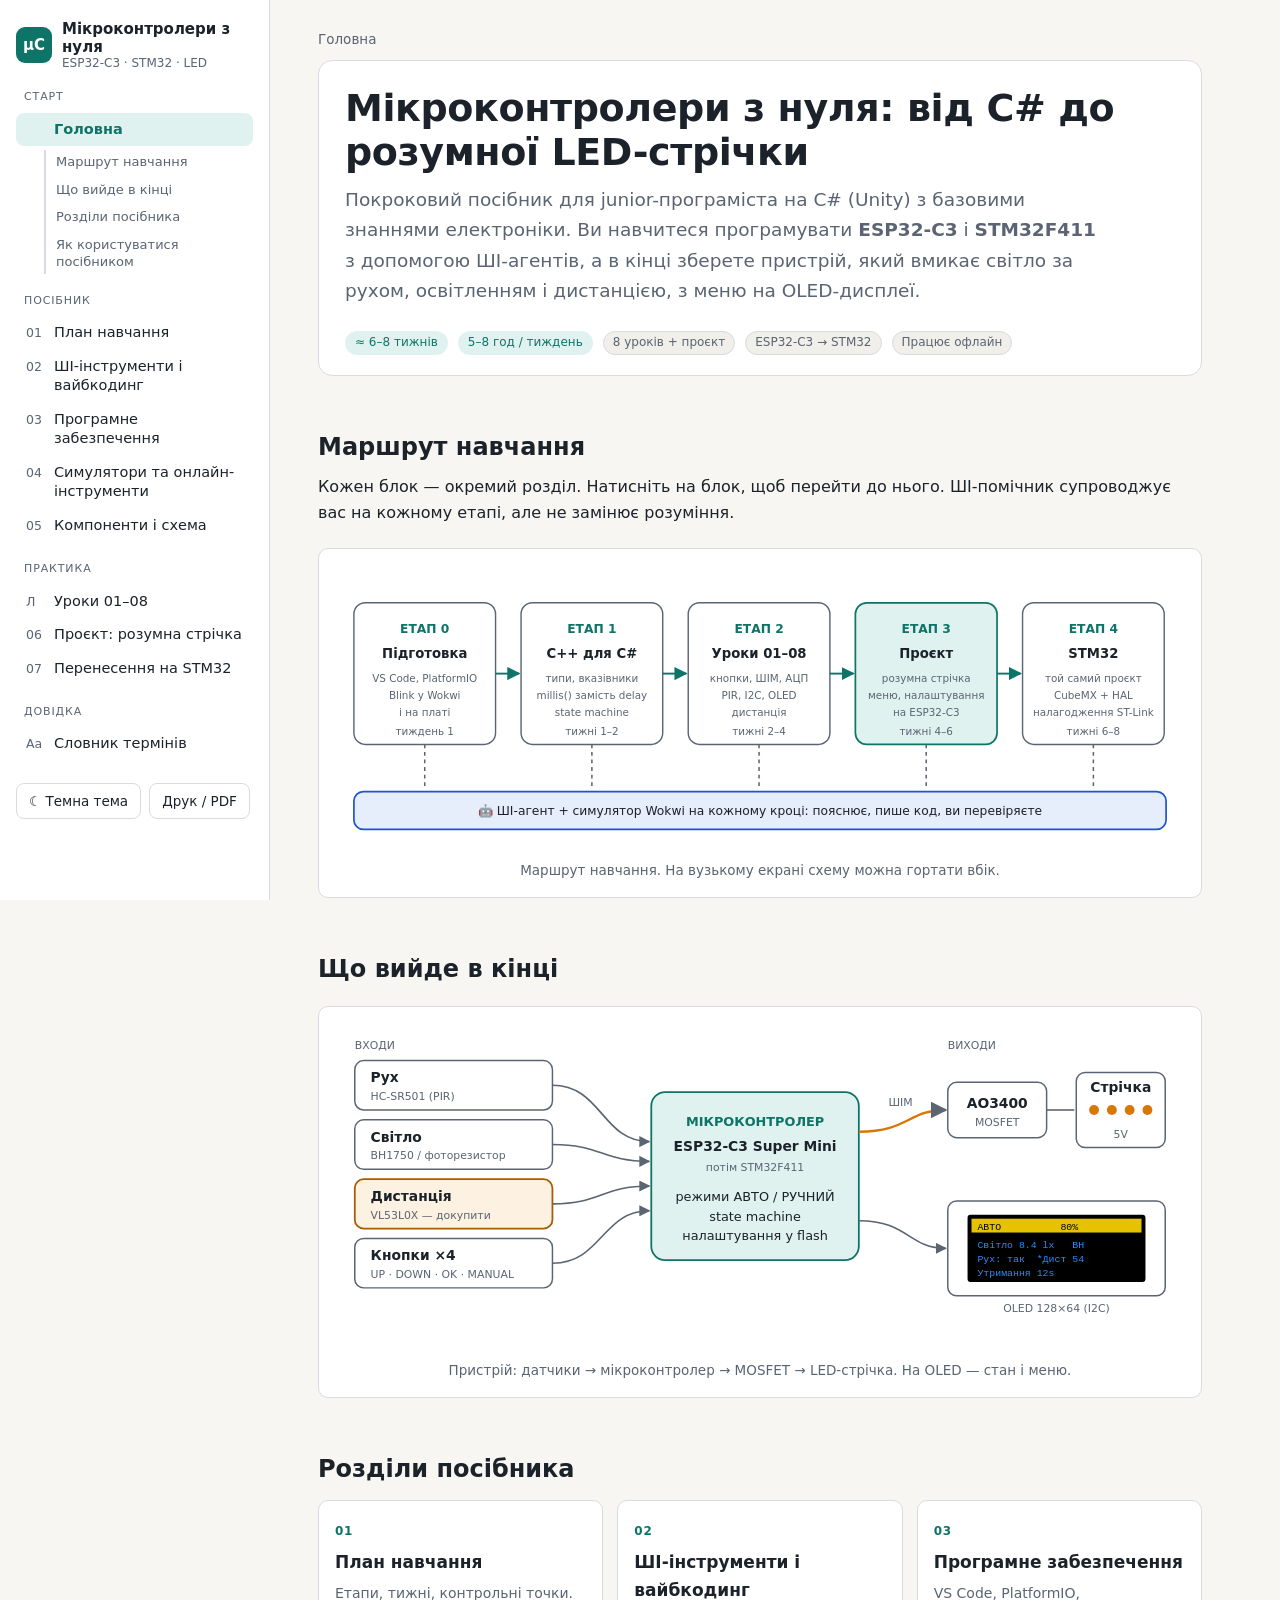
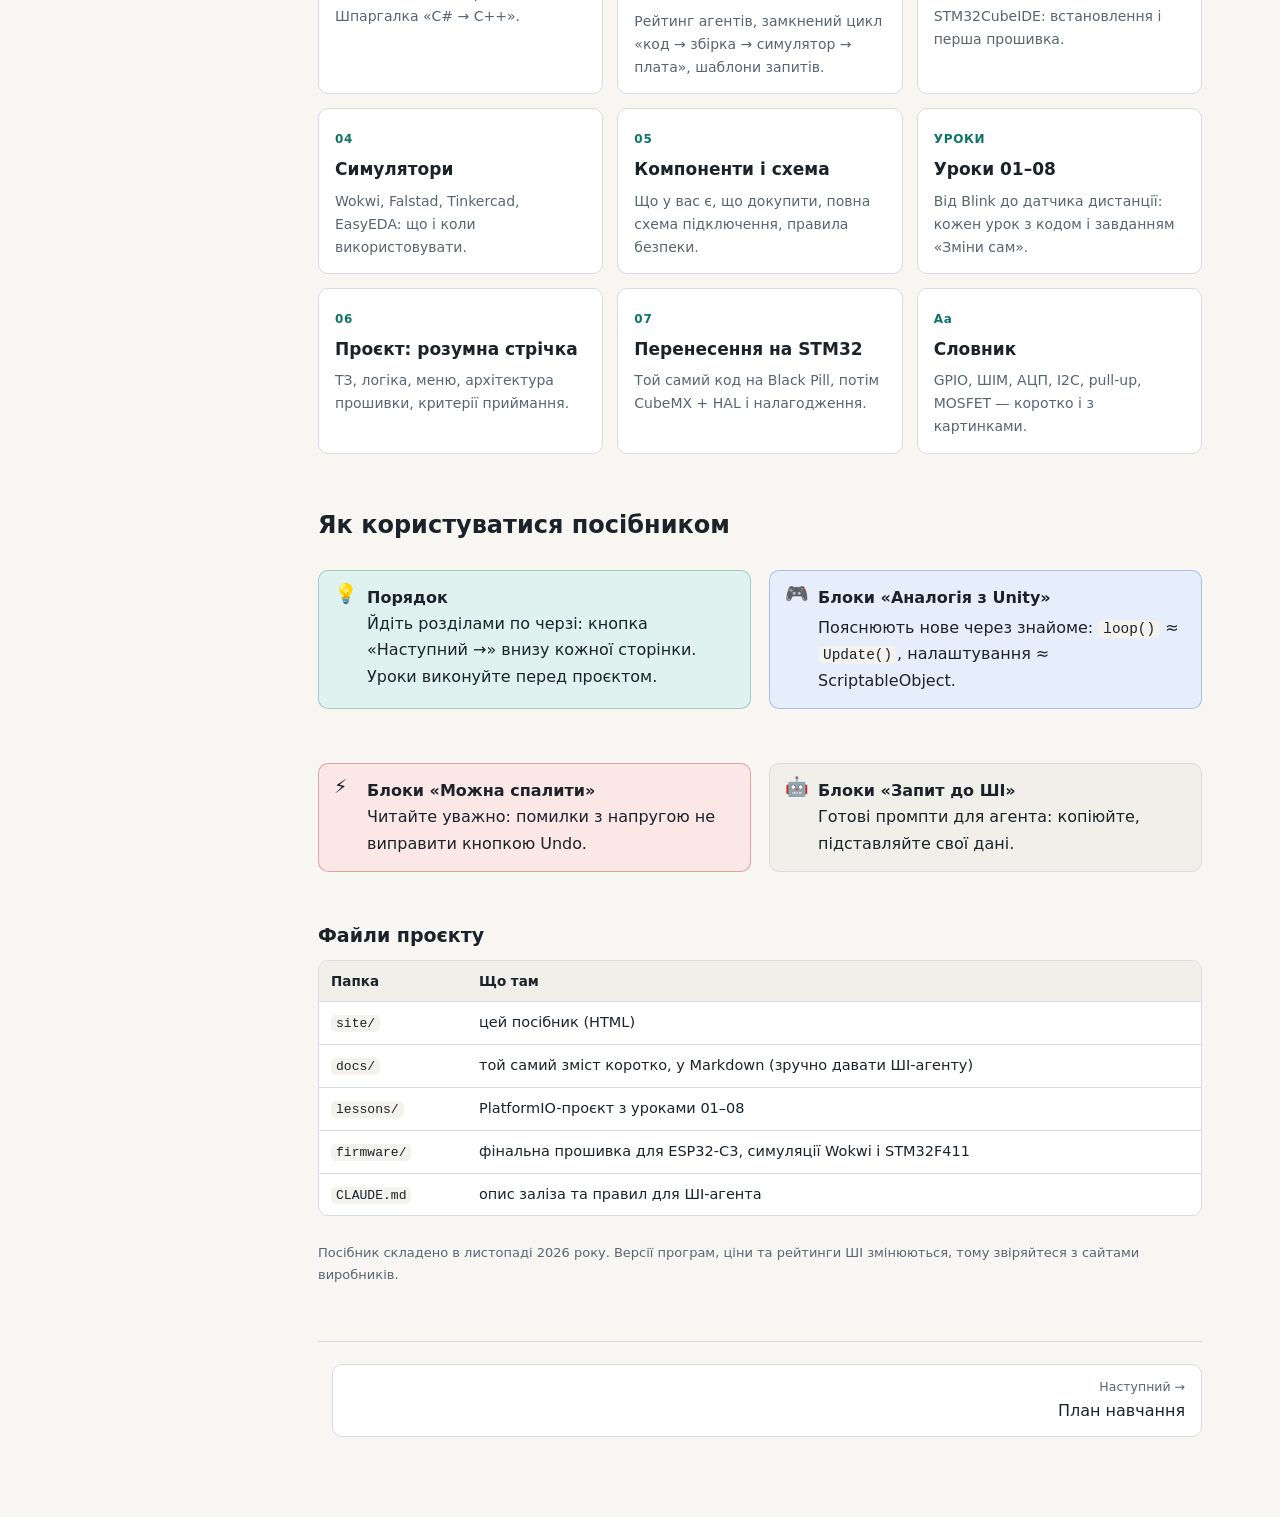
<file: site/index.html>
<!doctype html>
<html lang="uk">
<head>
<meta charset="utf-8">
<meta name="viewport" content="width=device-width, initial-scale=1">
<title>Мікроконтролери з нуля</title>
<link rel="stylesheet" href="assets/style.css">
<script src="assets/site.js"></script>
</head>
<body>
<div class="layout">
<aside class="sidebar" id="sidebar"><a href="index.html">Зміст</a></aside>
<main class="main">
<div class="topbar"><div class="crumbs">Головна</div><button class="btn menu-btn" type="button">☰ Меню</button></div>

<section class="hero">
  <h1>Мікроконтролери з нуля: від C# до розумної LED-стрічки</h1>
  <p class="lead">Покроковий посібник для junior-програміста на C# (Unity) з базовими знаннями електроніки. Ви навчитеся програмувати <b>ESP32-C3</b> і <b>STM32F411</b> з допомогою ШІ-агентів, а в кінці зберете пристрій, який вмикає світло за рухом, освітленням і дистанцією, з меню на OLED-дисплеї.</p>
  <div class="stats">
    <span class="pill ok">≈ 6–8 тижнів</span>
    <span class="pill ok">5–8 год / тиждень</span>
    <span class="pill">8 уроків + проєкт</span>
    <span class="pill">ESP32-C3 → STM32</span>
    <span class="pill">Працює офлайн</span>
  </div>
</section>

<h2 id="route">Маршрут навчання</h2>
<p>Кожен блок — окремий розділ. Натисніть на блок, щоб перейти до нього. ШІ-помічник супроводжує вас на кожному етапі, але не замінює розуміння.</p>
<figure class="diagram roadmap">
<div class="diagram-scroll wide">
<svg viewBox="0 0 900 300" role="img" aria-label="Маршрут навчання: підготовка, C++, уроки, проєкт, STM32">
  <defs>
    <marker id="ar" viewBox="0 0 10 10" refX="9" refY="5" markerWidth="7" markerHeight="7" orient="auto-start-reverse">
      <path d="M0,0 L10,5 L0,10 z" class="f-acc"/>
    </marker>
  </defs>
  <!-- смуга ШІ -->
  <rect x="20" y="240" width="860" height="40" rx="10" class="d-info"/>
  <text x="450" y="265" text-anchor="middle" class="d-t">🤖 ШІ-агент + симулятор Wokwi на кожному кроці: пояснює, пише код, ви перевіряєте</text>

  <a href="03-software.html">
    <rect x="20" y="40" width="150" height="150" rx="12" class="d-box2"/>
    <text x="95" y="72" text-anchor="middle" class="d-ta">ЕТАП 0</text>
    <text x="95" y="98" text-anchor="middle" class="d-tb">Підготовка</text>
    <text x="95" y="124" text-anchor="middle" class="d-ts">VS Code, PlatformIO</text>
    <text x="95" y="142" text-anchor="middle" class="d-ts">Blink у Wokwi</text>
    <text x="95" y="160" text-anchor="middle" class="d-ts">і на платі</text>
    <text x="95" y="180" text-anchor="middle" class="d-ts">тиждень 1</text>
  </a>
  <a href="01-learning-plan.html#cpp">
    <rect x="197" y="40" width="150" height="150" rx="12" class="d-box2"/>
    <text x="272" y="72" text-anchor="middle" class="d-ta">ЕТАП 1</text>
    <text x="272" y="98" text-anchor="middle" class="d-tb">C++ для C#</text>
    <text x="272" y="124" text-anchor="middle" class="d-ts">типи, вказівники</text>
    <text x="272" y="142" text-anchor="middle" class="d-ts">millis() замість delay</text>
    <text x="272" y="160" text-anchor="middle" class="d-ts">state machine</text>
    <text x="272" y="180" text-anchor="middle" class="d-ts">тижні 1–2</text>
  </a>
  <a href="lessons.html">
    <rect x="374" y="40" width="150" height="150" rx="12" class="d-box2"/>
    <text x="449" y="72" text-anchor="middle" class="d-ta">ЕТАП 2</text>
    <text x="449" y="98" text-anchor="middle" class="d-tb">Уроки 01–08</text>
    <text x="449" y="124" text-anchor="middle" class="d-ts">кнопки, ШІМ, АЦП</text>
    <text x="449" y="142" text-anchor="middle" class="d-ts">PIR, I2C, OLED</text>
    <text x="449" y="160" text-anchor="middle" class="d-ts">дистанція</text>
    <text x="449" y="180" text-anchor="middle" class="d-ts">тижні 2–4</text>
  </a>
  <a href="06-project.html">
    <rect x="551" y="40" width="150" height="150" rx="12" class="d-acc"/>
    <text x="626" y="72" text-anchor="middle" class="d-ta">ЕТАП 3</text>
    <text x="626" y="98" text-anchor="middle" class="d-tb">Проєкт</text>
    <text x="626" y="124" text-anchor="middle" class="d-ts">розумна стрічка</text>
    <text x="626" y="142" text-anchor="middle" class="d-ts">меню, налаштування</text>
    <text x="626" y="160" text-anchor="middle" class="d-ts">на ESP32-C3</text>
    <text x="626" y="180" text-anchor="middle" class="d-ts">тижні 4–6</text>
  </a>
  <a href="07-stm32.html">
    <rect x="728" y="40" width="150" height="150" rx="12" class="d-box2"/>
    <text x="803" y="72" text-anchor="middle" class="d-ta">ЕТАП 4</text>
    <text x="803" y="98" text-anchor="middle" class="d-tb">STM32</text>
    <text x="803" y="124" text-anchor="middle" class="d-ts">той самий проєкт</text>
    <text x="803" y="142" text-anchor="middle" class="d-ts">CubeMX + HAL</text>
    <text x="803" y="160" text-anchor="middle" class="d-ts">налагодження ST-Link</text>
    <text x="803" y="180" text-anchor="middle" class="d-ts">тижні 6–8</text>
  </a>
  <path d="M170 115 H195" class="d-arrow" marker-end="url(#ar)"/>
  <path d="M347 115 H372" class="d-arrow" marker-end="url(#ar)"/>
  <path d="M524 115 H549" class="d-arrow" marker-end="url(#ar)"/>
  <path d="M701 115 H726" class="d-arrow" marker-end="url(#ar)"/>
  <path d="M95 190 V238 M272 190 V238 M449 190 V238 M626 190 V238 M803 190 V238" class="d-line" stroke-dasharray="4 4"/>
</svg>
</div>
<figcaption>Маршрут навчання. На вузькому екрані схему можна гортати вбік.</figcaption>
</figure>

<h2 id="result">Що вийде в кінці</h2>
<figure class="diagram">
<div class="diagram-scroll">
<svg viewBox="0 0 860 330" role="img" aria-label="Блок-схема проєкту: датчики, мікроконтролер, MOSFET, стрічка, дисплей, кнопки">
  <defs>
    <marker id="ar2" viewBox="0 0 10 10" refX="9" refY="5" markerWidth="7" markerHeight="7" orient="auto-start-reverse">
      <path d="M0,0 L10,5 L0,10 z" class="f-muted"/>
    </marker>
  </defs>
  <text x="20" y="26" class="d-ts">ВХОДИ</text>
  <rect x="20" y="38" width="200" height="50" rx="9" class="d-box2"/><text x="36" y="60" class="d-tb">Рух</text><text x="36" y="78" class="d-ts">HC-SR501 (PIR)</text>
  <rect x="20" y="98" width="200" height="50" rx="9" class="d-box2"/><text x="36" y="120" class="d-tb">Світло</text><text x="36" y="138" class="d-ts">BH1750 / фоторезистор</text>
  <rect x="20" y="158" width="200" height="50" rx="9" class="d-warn"/><text x="36" y="180" class="d-tb">Дистанція</text><text x="36" y="198" class="d-ts">VL53L0X — докупити</text>
  <rect x="20" y="218" width="200" height="50" rx="9" class="d-box2"/><text x="36" y="240" class="d-tb">Кнопки ×4</text><text x="36" y="258" class="d-ts">UP · DOWN · OK · MANUAL</text>

  <rect x="320" y="70" width="210" height="170" rx="14" class="d-acc"/>
  <text x="425" y="104" text-anchor="middle" class="d-ta">МІКРОКОНТРОЛЕР</text>
  <text x="425" y="130" text-anchor="middle" class="d-tb">ESP32-C3 Super Mini</text>
  <text x="425" y="150" text-anchor="middle" class="d-ts">потім STM32F411</text>
  <text x="425" y="180" text-anchor="middle" class="d-t">режими АВТО / РУЧНИЙ</text>
  <text x="425" y="200" text-anchor="middle" class="d-t">state machine</text>
  <text x="425" y="220" text-anchor="middle" class="d-t">налаштування у flash</text>

  <path d="M220 63 C270 63 270 120 318 120" class="d-line" marker-end="url(#ar2)"/>
  <path d="M220 123 C270 123 270 140 318 140" class="d-line" marker-end="url(#ar2)"/>
  <path d="M220 183 C270 183 270 165 318 165" class="d-line" marker-end="url(#ar2)"/>
  <path d="M220 243 C270 243 270 190 318 190" class="d-line" marker-end="url(#ar2)"/>

  <text x="620" y="26" class="d-ts">ВИХОДИ</text>
  <rect x="620" y="60" width="100" height="56" rx="9" class="d-box2"/><text x="670" y="86" text-anchor="middle" class="d-tb">AO3400</text><text x="670" y="104" text-anchor="middle" class="d-ts">MOSFET</text>
  <rect x="750" y="50" width="90" height="76" rx="9" class="d-box2"/>
  <g class="f-pwm"><circle cx="768" cy="88" r="5"/><circle cx="786" cy="88" r="5"/><circle cx="804" cy="88" r="5"/><circle cx="822" cy="88" r="5"/></g>
  <text x="795" y="70" text-anchor="middle" class="d-tb">Стрічка</text><text x="795" y="116" text-anchor="middle" class="d-ts">5V</text>
  <path d="M530 110 C580 110 580 88 618 88" class="w-pwm" marker-end="url(#ar2)"/>
  <text x="560" y="84" class="d-ts">ШІМ</text>
  <path d="M720 88 H748" class="d-line"/>

  <rect x="620" y="180" width="220" height="96" rx="9" class="d-box2"/>
  <rect x="640" y="194" width="180" height="68" rx="3" fill="#000"/>
  <rect x="644" y="198" width="172" height="14" style="fill:var(--oled-yellow)"/>
  <text x="650" y="209" font-size="10" font-family="monospace" fill="#000" xml:space="preserve">АВТО          80%</text>
  <text x="650" y="228" font-size="10" font-family="monospace" style="fill:var(--oled-blue)" xml:space="preserve">Світло 8.4 lx   BH</text>
  <text x="650" y="242" font-size="10" font-family="monospace" style="fill:var(--oled-blue)" xml:space="preserve">Рух: так  *Дист 54</text>
  <text x="650" y="256" font-size="10" font-family="monospace" style="fill:var(--oled-blue)">Утримання 12s</text>
  <text x="730" y="292" text-anchor="middle" class="d-ts">OLED 128×64 (I2C)</text>
  <path d="M530 200 C580 200 580 228 618 228" class="d-line" marker-end="url(#ar2)"/>
</svg>
</div>
<figcaption>Пристрій: датчики → мікроконтролер → MOSFET → LED-стрічка. На OLED — стан і меню.</figcaption>
</figure>

<h2 id="sections">Розділи посібника</h2>
<div class="cards">
  <a class="card" href="01-learning-plan.html"><span class="card-num">01</span><h3>План навчання</h3><p>Етапи, тижні, контрольні точки. Шпаргалка «C# → C++».</p></a>
  <a class="card" href="02-ai-tools.html"><span class="card-num">02</span><h3>ШІ-інструменти і вайбкодинг</h3><p>Рейтинг агентів, замкнений цикл «код → збірка → симулятор → плата», шаблони запитів.</p></a>
  <a class="card" href="03-software.html"><span class="card-num">03</span><h3>Програмне забезпечення</h3><p>VS Code, PlatformIO, STM32CubeIDE: встановлення і перша прошивка.</p></a>
  <a class="card" href="04-simulators.html"><span class="card-num">04</span><h3>Симулятори</h3><p>Wokwi, Falstad, Tinkercad, EasyEDA: що і коли використовувати.</p></a>
  <a class="card" href="05-hardware.html"><span class="card-num">05</span><h3>Компоненти і схема</h3><p>Що у вас є, що докупити, повна схема підключення, правила безпеки.</p></a>
  <a class="card" href="lessons.html"><span class="card-num">УРОКИ</span><h3>Уроки 01–08</h3><p>Від Blink до датчика дистанції: кожен урок з кодом і завданням «Зміни сам».</p></a>
  <a class="card" href="06-project.html"><span class="card-num">06</span><h3>Проєкт: розумна стрічка</h3><p>ТЗ, логіка, меню, архітектура прошивки, критерії приймання.</p></a>
  <a class="card" href="07-stm32.html"><span class="card-num">07</span><h3>Перенесення на STM32</h3><p>Той самий код на Black Pill, потім CubeMX + HAL і налагодження.</p></a>
  <a class="card" href="glossary.html"><span class="card-num">Aa</span><h3>Словник</h3><p>GPIO, ШІМ, АЦП, I2C, pull-up, MOSFET — коротко і з картинками.</p></a>
</div>

<h2 id="howto">Як користуватися посібником</h2>
<div class="grid-2">
  <div class="callout tip"><span class="callout-title">Порядок</span>Йдіть розділами по черзі: кнопка «Наступний →» внизу кожної сторінки. Уроки виконуйте перед проєктом.</div>
  <div class="callout unity"><span class="callout-title">Блоки «Аналогія з Unity»</span>Пояснюють нове через знайоме: <code>loop()</code> ≈ <code>Update()</code>, налаштування ≈ ScriptableObject.</div>
  <div class="callout danger"><span class="callout-title">Блоки «Можна спалити»</span>Читайте уважно: помилки з напругою не виправити кнопкою Undo.</div>
  <div class="callout ai"><span class="callout-title">Блоки «Запит до ШІ»</span>Готові промпти для агента: копіюйте, підставляйте свої дані.</div>
</div>

<h3>Файли проєкту</h3>
<div class="table-wrap"><table>
<tr><th>Папка</th><th>Що там</th></tr>
<tr><td><code>site/</code></td><td>цей посібник (HTML)</td></tr>
<tr><td><code>docs/</code></td><td>той самий зміст коротко, у Markdown (зручно давати ШІ-агенту)</td></tr>
<tr><td><code>lessons/</code></td><td>PlatformIO-проєкт з уроками 01–08</td></tr>
<tr><td><code>firmware/</code></td><td>фінальна прошивка для ESP32-C3, симуляції Wokwi і STM32F411</td></tr>
<tr><td><code>CLAUDE.md</code></td><td>опис заліза та правил для ШІ-агента</td></tr>
</table></div>

<p class="footer-note">Посібник складено в листопаді 2026 року. Версії програм, ціни та рейтинги ШІ змінюються, тому звіряйтеся з сайтами виробників.</p>
<nav class="pager" id="pager"></nav>
</main>
</div>
</body>
</html>
</file>
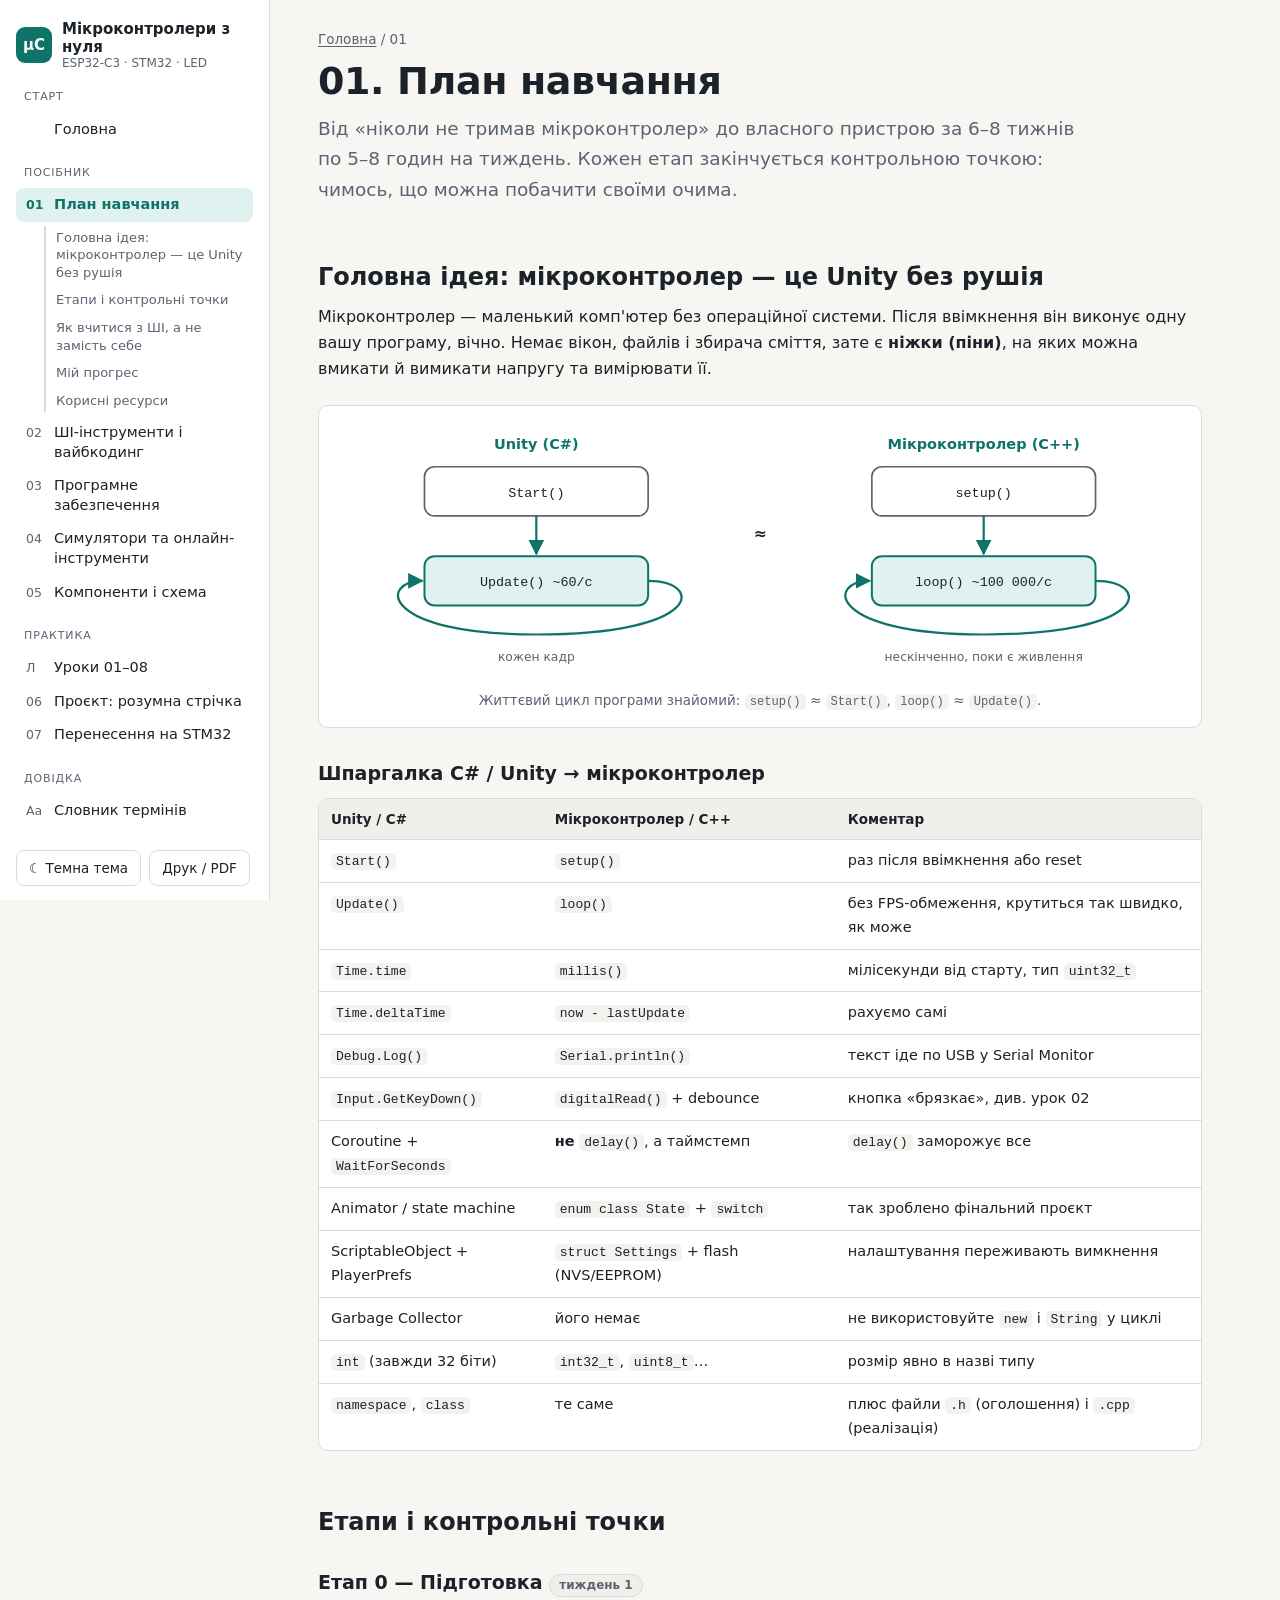
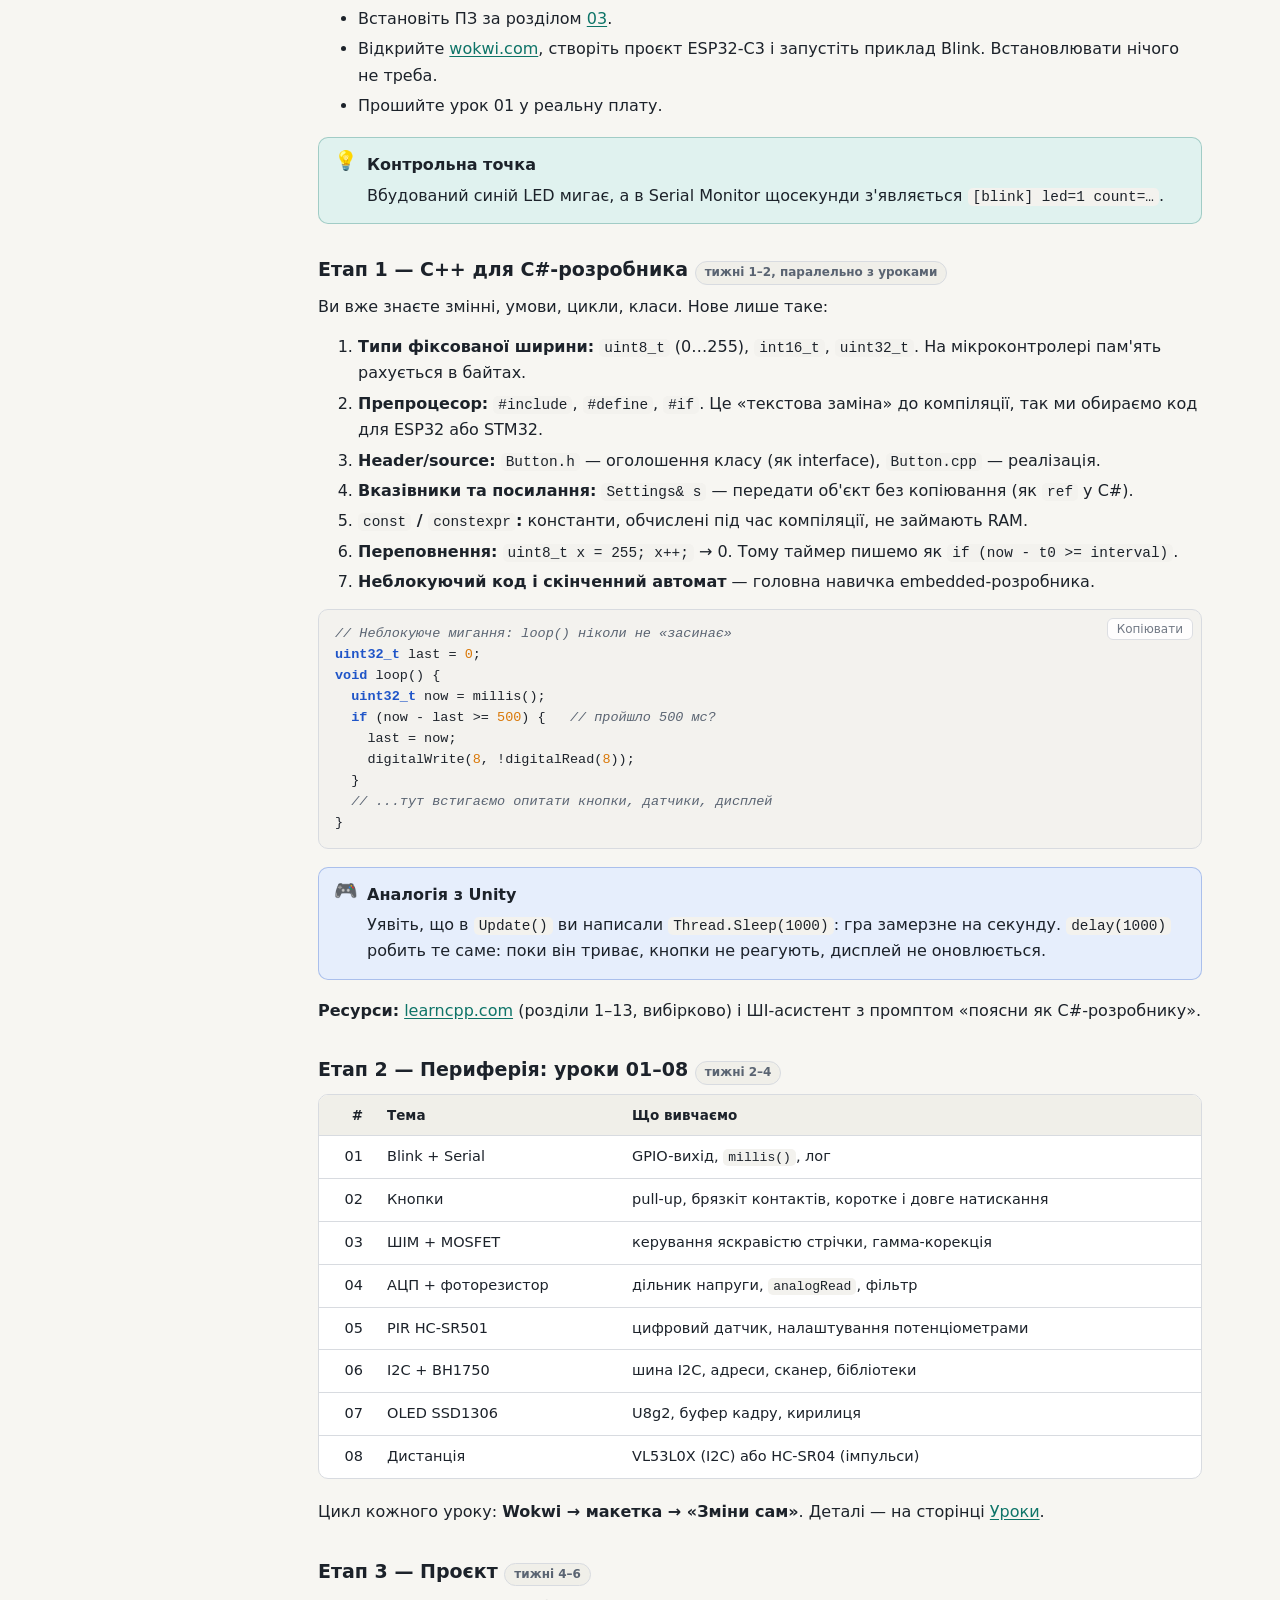
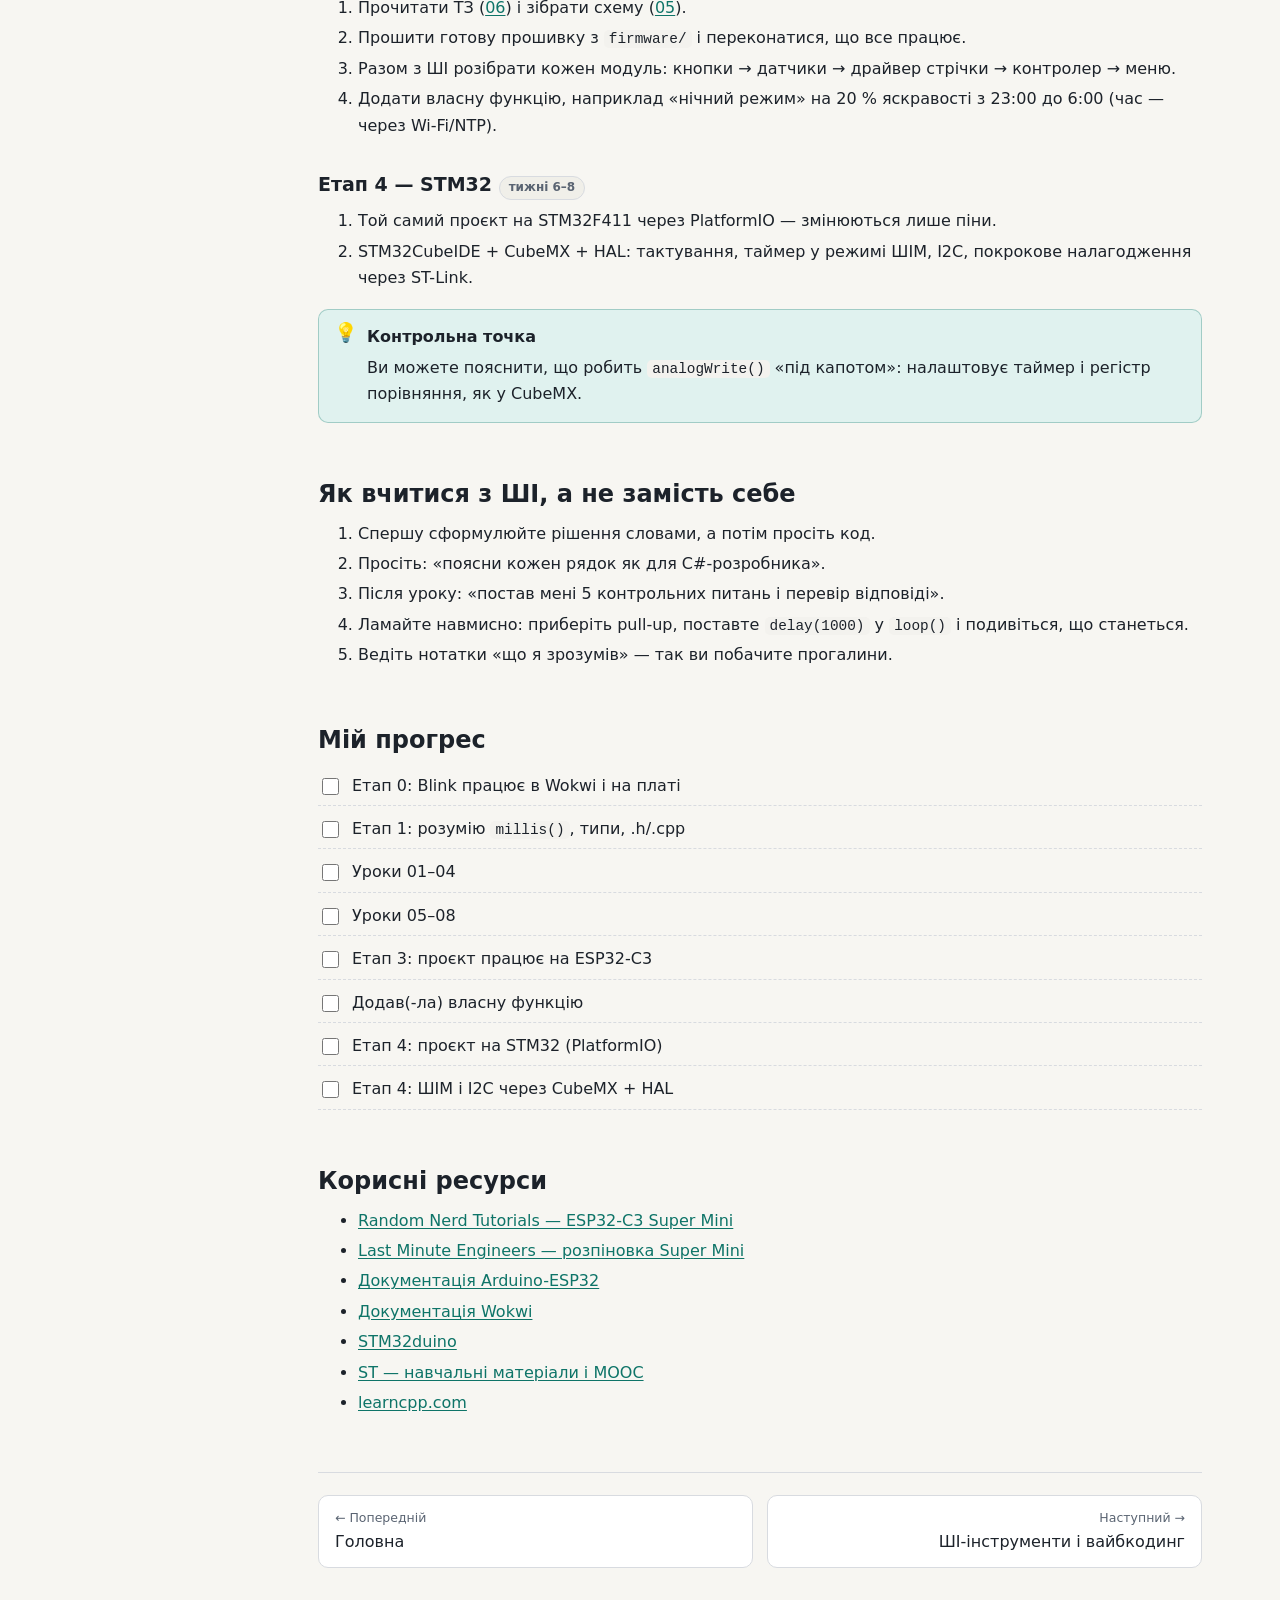
<file: site/01-learning-plan.html>
<!doctype html>
<html lang="uk">
<head>
<meta charset="utf-8">
<meta name="viewport" content="width=device-width, initial-scale=1">
<title>План навчання</title>
<link rel="stylesheet" href="assets/style.css">
<script src="assets/site.js"></script>
</head>
<body>
<div class="layout">
<aside class="sidebar" id="sidebar"><a href="index.html">Зміст</a></aside>
<main class="main">
<div class="topbar"><div class="crumbs"><a href="index.html">Головна</a> / 01</div><button class="btn menu-btn" type="button">☰ Меню</button></div>

<h1>01. План навчання</h1>
<p class="lead">Від «ніколи не тримав мікроконтролер» до власного пристрою за 6–8 тижнів по 5–8 годин на тиждень. Кожен етап закінчується контрольною точкою: чимось, що можна побачити своїми очима.</p>

<h2 id="idea">Головна ідея: мікроконтролер — це Unity без рушія</h2>
<p>Мікроконтролер — маленький комп'ютер без операційної системи. Після ввімкнення він виконує одну вашу програму, вічно. Немає вікон, файлів і збирача сміття, зате є <b>ніжки (піни)</b>, на яких можна вмикати й вимикати напругу та вимірювати її.</p>

<figure class="diagram">
<div class="diagram-scroll">
<svg viewBox="0 0 760 230" role="img" aria-label="Порівняння життєвого циклу Unity і Arduino">
  <defs><marker id="a1" viewBox="0 0 10 10" refX="9" refY="5" markerWidth="7" markerHeight="7" orient="auto-start-reverse"><path d="M0,0 L10,5 L0,10 z" class="f-acc"/></marker></defs>
  <text x="180" y="24" text-anchor="middle" class="d-ta">Unity (C#)</text>
  <text x="580" y="24" text-anchor="middle" class="d-ta">Мікроконтролер (C++)</text>
  <rect x="80" y="40" width="200" height="44" rx="9" class="d-box2"/><text x="180" y="67" text-anchor="middle" class="d-tm">Start()</text>
  <rect x="80" y="120" width="200" height="44" rx="9" class="d-acc"/><text x="180" y="147" text-anchor="middle" class="d-tm">Update()  ~60/с</text>
  <path d="M180 84 V118" class="d-arrow" marker-end="url(#a1)"/>
  <path d="M280 142 C330 142 330 190 180 190 C40 190 40 142 78 142" class="d-arrow" marker-end="url(#a1)"/>
  <text x="180" y="214" text-anchor="middle" class="d-ts">кожен кадр</text>

  <rect x="480" y="40" width="200" height="44" rx="9" class="d-box2"/><text x="580" y="67" text-anchor="middle" class="d-tm">setup()</text>
  <rect x="480" y="120" width="200" height="44" rx="9" class="d-acc"/><text x="580" y="147" text-anchor="middle" class="d-tm">loop()  ~100 000/с</text>
  <path d="M580 84 V118" class="d-arrow" marker-end="url(#a1)"/>
  <path d="M680 142 C730 142 730 190 580 190 C440 190 440 142 478 142" class="d-arrow" marker-end="url(#a1)"/>
  <text x="580" y="214" text-anchor="middle" class="d-ts">нескінченно, поки є живлення</text>
  <text x="380" y="105" text-anchor="middle" class="d-tb">≈</text>
</svg>
</div>
<figcaption>Життєвий цикл програми знайомий: <code>setup()</code> ≈ <code>Start()</code>, <code>loop()</code> ≈ <code>Update()</code>.</figcaption>
</figure>

<h3>Шпаргалка C# / Unity → мікроконтролер</h3>
<div class="table-wrap"><table>
<tr><th>Unity / C#</th><th>Мікроконтролер / C++</th><th>Коментар</th></tr>
<tr><td><code>Start()</code></td><td><code>setup()</code></td><td>раз після ввімкнення або reset</td></tr>
<tr><td><code>Update()</code></td><td><code>loop()</code></td><td>без FPS-обмеження, крутиться так швидко, як може</td></tr>
<tr><td><code>Time.time</code></td><td><code>millis()</code></td><td>мілісекунди від старту, тип <code>uint32_t</code></td></tr>
<tr><td><code>Time.deltaTime</code></td><td><code>now - lastUpdate</code></td><td>рахуємо самі</td></tr>
<tr><td><code>Debug.Log()</code></td><td><code>Serial.println()</code></td><td>текст іде по USB у Serial Monitor</td></tr>
<tr><td><code>Input.GetKeyDown()</code></td><td><code>digitalRead()</code> + debounce</td><td>кнопка «брязкає», див. урок 02</td></tr>
<tr><td>Coroutine + <code>WaitForSeconds</code></td><td><b>не</b> <code>delay()</code>, а таймстемп</td><td><code>delay()</code> заморожує все</td></tr>
<tr><td>Animator / state machine</td><td><code>enum class State</code> + <code>switch</code></td><td>так зроблено фінальний проєкт</td></tr>
<tr><td>ScriptableObject + PlayerPrefs</td><td><code>struct Settings</code> + flash (NVS/EEPROM)</td><td>налаштування переживають вимкнення</td></tr>
<tr><td>Garbage Collector</td><td>його немає</td><td>не використовуйте <code>new</code> і <code>String</code> у циклі</td></tr>
<tr><td><code>int</code> (завжди 32 біти)</td><td><code>int32_t</code>, <code>uint8_t</code>…</td><td>розмір явно в назві типу</td></tr>
<tr><td><code>namespace</code>, <code>class</code></td><td>те саме</td><td>плюс файли <code>.h</code> (оголошення) і <code>.cpp</code> (реалізація)</td></tr>
</table></div>

<h2 id="stages">Етапи і контрольні точки</h2>

<h3 id="stage0">Етап 0 — Підготовка <span class="pill">тиждень 1</span></h3>
<ul>
  <li>Встановіть ПЗ за розділом <a href="03-software.html">03</a>.</li>
  <li>Відкрийте <a href="https://wokwi.com">wokwi.com</a>, створіть проєкт ESP32-C3 і запустіть приклад Blink. Встановлювати нічого не треба.</li>
  <li>Прошийте урок 01 у реальну плату.</li>
</ul>
<div class="callout tip"><span class="callout-title">Контрольна точка</span>Вбудований синій LED мигає, а в Serial Monitor щосекунди з'являється <code>[blink] led=1 count=…</code>.</div>

<h3 id="cpp">Етап 1 — C++ для C#-розробника <span class="pill">тижні 1–2, паралельно з уроками</span></h3>
<p>Ви вже знаєте змінні, умови, цикли, класи. Нове лише таке:</p>
<ol>
  <li><b>Типи фіксованої ширини:</b> <code>uint8_t</code> (0…255), <code>int16_t</code>, <code>uint32_t</code>. На мікроконтролері пам'ять рахується в байтах.</li>
  <li><b>Препроцесор:</b> <code>#include</code>, <code>#define</code>, <code>#if</code>. Це «текстова заміна» до компіляції, так ми обираємо код для ESP32 або STM32.</li>
  <li><b>Header/source:</b> <code>Button.h</code> — оголошення класу (як interface), <code>Button.cpp</code> — реалізація.</li>
  <li><b>Вказівники та посилання:</b> <code>Settings&amp; s</code> — передати об'єкт без копіювання (як <code>ref</code> у C#).</li>
  <li><b><code>const</code> / <code>constexpr</code>:</b> константи, обчислені під час компіляції, не займають RAM.</li>
  <li><b>Переповнення:</b> <code>uint8_t x = 255; x++;</code> → 0. Тому таймер пишемо як <code>if (now - t0 &gt;= interval)</code>.</li>
  <li><b>Неблокуючий код і скінченний автомат</b> — головна навичка embedded-розробника.</li>
</ol>

<pre><code><span class="c">// Неблокуюче мигання: loop() ніколи не «засинає»</span>
<span class="k">uint32_t</span> last = <span class="n">0</span>;
<span class="k">void</span> loop() {
  <span class="k">uint32_t</span> now = millis();
  <span class="k">if</span> (now - last &gt;= <span class="n">500</span>) {   <span class="c">// пройшло 500 мс?</span>
    last = now;
    digitalWrite(<span class="n">8</span>, !digitalRead(<span class="n">8</span>));
  }
  <span class="c">// ...тут встигаємо опитати кнопки, датчики, дисплей</span>
}</code></pre>

<div class="callout unity"><span class="callout-title">Аналогія з Unity</span>Уявіть, що в <code>Update()</code> ви написали <code>Thread.Sleep(1000)</code>: гра замерзне на секунду. <code>delay(1000)</code> робить те саме: поки він триває, кнопки не реагують, дисплей не оновлюється.</div>

<p><b>Ресурси:</b> <a href="https://www.learncpp.com">learncpp.com</a> (розділи 1–13, вибірково) і ШІ-асистент з промптом «поясни як C#-розробнику».</p>

<h3 id="stage2">Етап 2 — Периферія: уроки 01–08 <span class="pill">тижні 2–4</span></h3>
<div class="table-wrap"><table>
<tr><th class="num">#</th><th>Тема</th><th>Що вивчаємо</th></tr>
<tr><td class="num">01</td><td>Blink + Serial</td><td>GPIO-вихід, <code>millis()</code>, лог</td></tr>
<tr><td class="num">02</td><td>Кнопки</td><td>pull-up, брязкіт контактів, коротке і довге натискання</td></tr>
<tr><td class="num">03</td><td>ШІМ + MOSFET</td><td>керування яскравістю стрічки, гамма-корекція</td></tr>
<tr><td class="num">04</td><td>АЦП + фоторезистор</td><td>дільник напруги, <code>analogRead</code>, фільтр</td></tr>
<tr><td class="num">05</td><td>PIR HC-SR501</td><td>цифровий датчик, налаштування потенціометрами</td></tr>
<tr><td class="num">06</td><td>I2C + BH1750</td><td>шина I2C, адреси, сканер, бібліотеки</td></tr>
<tr><td class="num">07</td><td>OLED SSD1306</td><td>U8g2, буфер кадру, кирилиця</td></tr>
<tr><td class="num">08</td><td>Дистанція</td><td>VL53L0X (I2C) або HC-SR04 (імпульси)</td></tr>
</table></div>
<p>Цикл кожного уроку: <b>Wokwi → макетка → «Зміни сам»</b>. Деталі — на сторінці <a href="lessons.html">Уроки</a>.</p>

<h3 id="stage3">Етап 3 — Проєкт <span class="pill">тижні 4–6</span></h3>
<ol>
  <li>Прочитати ТЗ (<a href="06-project.html">06</a>) і зібрати схему (<a href="05-hardware.html">05</a>).</li>
  <li>Прошити готову прошивку з <code>firmware/</code> і переконатися, що все працює.</li>
  <li>Разом з ШІ розібрати кожен модуль: кнопки → датчики → драйвер стрічки → контролер → меню.</li>
  <li>Додати власну функцію, наприклад «нічний режим» на 20 % яскравості з 23:00 до 6:00 (час — через Wi-Fi/NTP).</li>
</ol>

<h3 id="stage4">Етап 4 — STM32 <span class="pill">тижні 6–8</span></h3>
<ol>
  <li>Той самий проєкт на STM32F411 через PlatformIO — змінюються лише піни.</li>
  <li>STM32CubeIDE + CubeMX + HAL: тактування, таймер у режимі ШІМ, I2C, покрокове налагодження через ST-Link.</li>
</ol>
<div class="callout tip"><span class="callout-title">Контрольна точка</span>Ви можете пояснити, що робить <code>analogWrite()</code> «під капотом»: налаштовує таймер і регістр порівняння, як у CubeMX.</div>

<h2 id="with-ai">Як вчитися з ШІ, а не замість себе</h2>
<ol>
  <li>Спершу сформулюйте рішення словами, а потім просіть код.</li>
  <li>Просіть: «поясни кожен рядок як для C#-розробника».</li>
  <li>Після уроку: «постав мені 5 контрольних питань і перевір відповіді».</li>
  <li>Ламайте навмисно: приберіть pull-up, поставте <code>delay(1000)</code> у <code>loop()</code> і подивіться, що станеться.</li>
  <li>Ведіть нотатки «що я зрозумів» — так ви побачите прогалини.</li>
</ol>

<h2 id="progress">Мій прогрес</h2>
<ul class="checklist">
  <li><input type="checkbox" id="c1" data-key="s0"><label for="c1">Етап 0: Blink працює в Wokwi і на платі</label></li>
  <li><input type="checkbox" id="c2" data-key="s1"><label for="c2">Етап 1: розумію <code>millis()</code>, типи, .h/.cpp</label></li>
  <li><input type="checkbox" id="c3" data-key="s2a"><label for="c3">Уроки 01–04</label></li>
  <li><input type="checkbox" id="c4" data-key="s2b"><label for="c4">Уроки 05–08</label></li>
  <li><input type="checkbox" id="c5" data-key="s3"><label for="c5">Етап 3: проєкт працює на ESP32-C3</label></li>
  <li><input type="checkbox" id="c6" data-key="s3b"><label for="c6">Додав(-ла) власну функцію</label></li>
  <li><input type="checkbox" id="c7" data-key="s4"><label for="c7">Етап 4: проєкт на STM32 (PlatformIO)</label></li>
  <li><input type="checkbox" id="c8" data-key="s4b"><label for="c8">Етап 4: ШІМ і I2C через CubeMX + HAL</label></li>
</ul>

<h2 id="resources">Корисні ресурси</h2>
<ul>
  <li><a href="https://randomnerdtutorials.com/getting-started-esp32-c3-super-mini/">Random Nerd Tutorials — ESP32-C3 Super Mini</a></li>
  <li><a href="https://lastminuteengineers.com/esp32-c3-super-mini-pinout-reference/">Last Minute Engineers — розпіновка Super Mini</a></li>
  <li><a href="https://docs.espressif.com/projects/arduino-esp32/">Документація Arduino-ESP32</a></li>
  <li><a href="https://docs.wokwi.com">Документація Wokwi</a></li>
  <li><a href="https://github.com/stm32duino/Arduino_Core_STM32">STM32duino</a></li>
  <li><a href="https://www.st.com/content/st_com/en/support/learning/stm32-education.html">ST — навчальні матеріали і MOOC</a></li>
  <li><a href="https://www.learncpp.com">learncpp.com</a></li>
</ul>

<nav class="pager" id="pager"></nav>
</main>
</div>
</body>
</html>
</file>
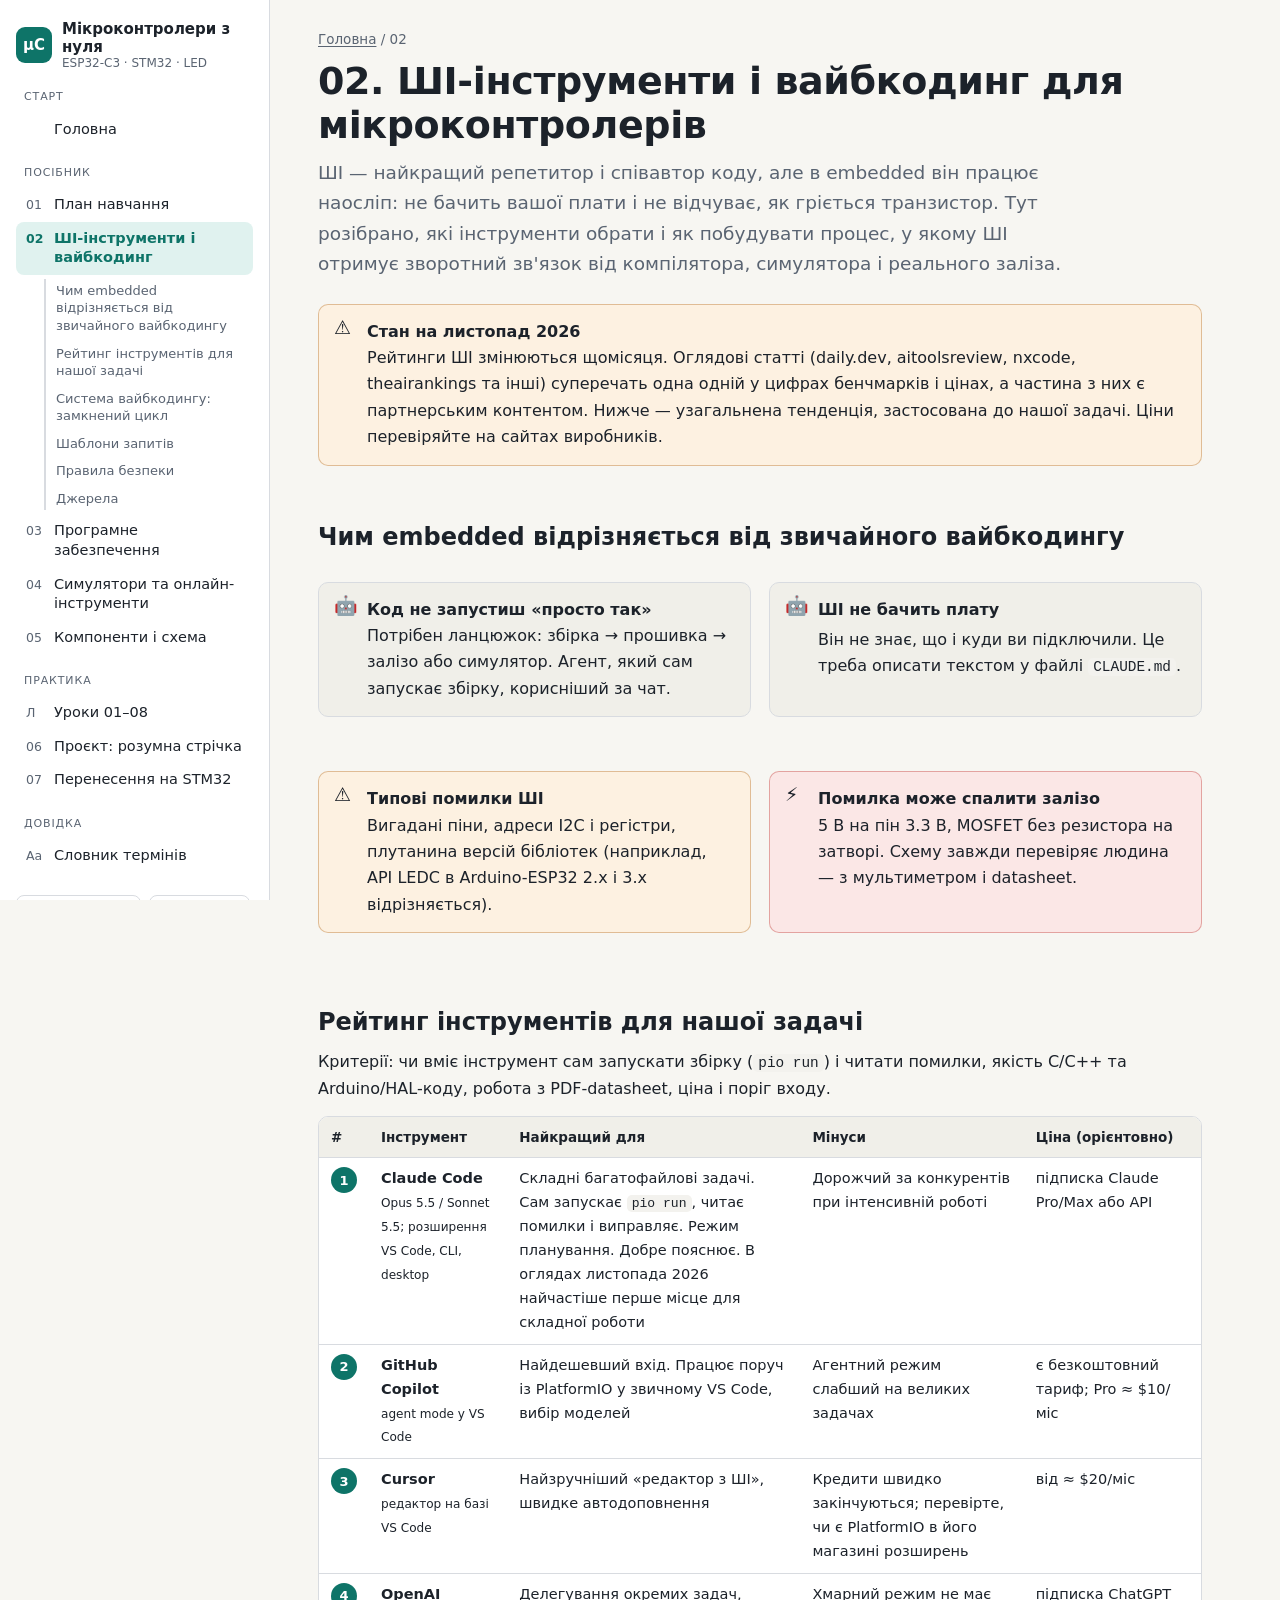
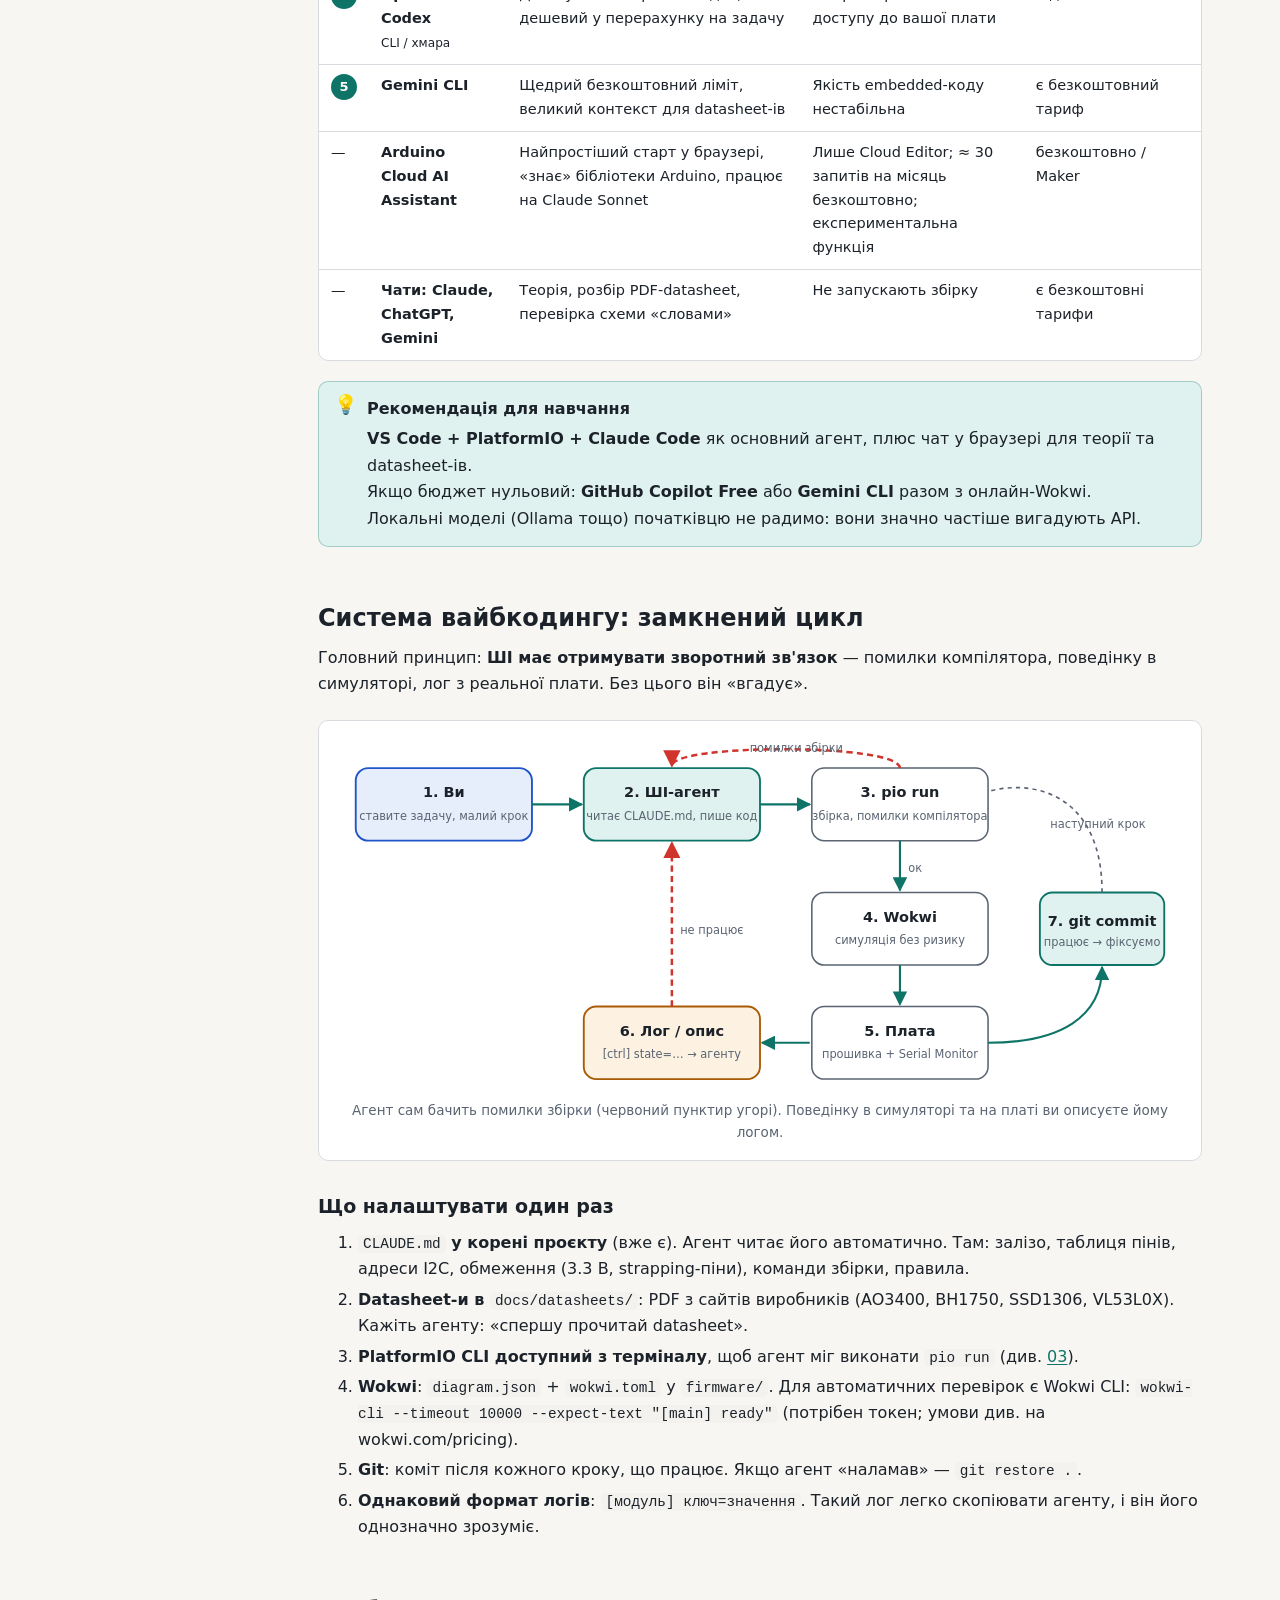
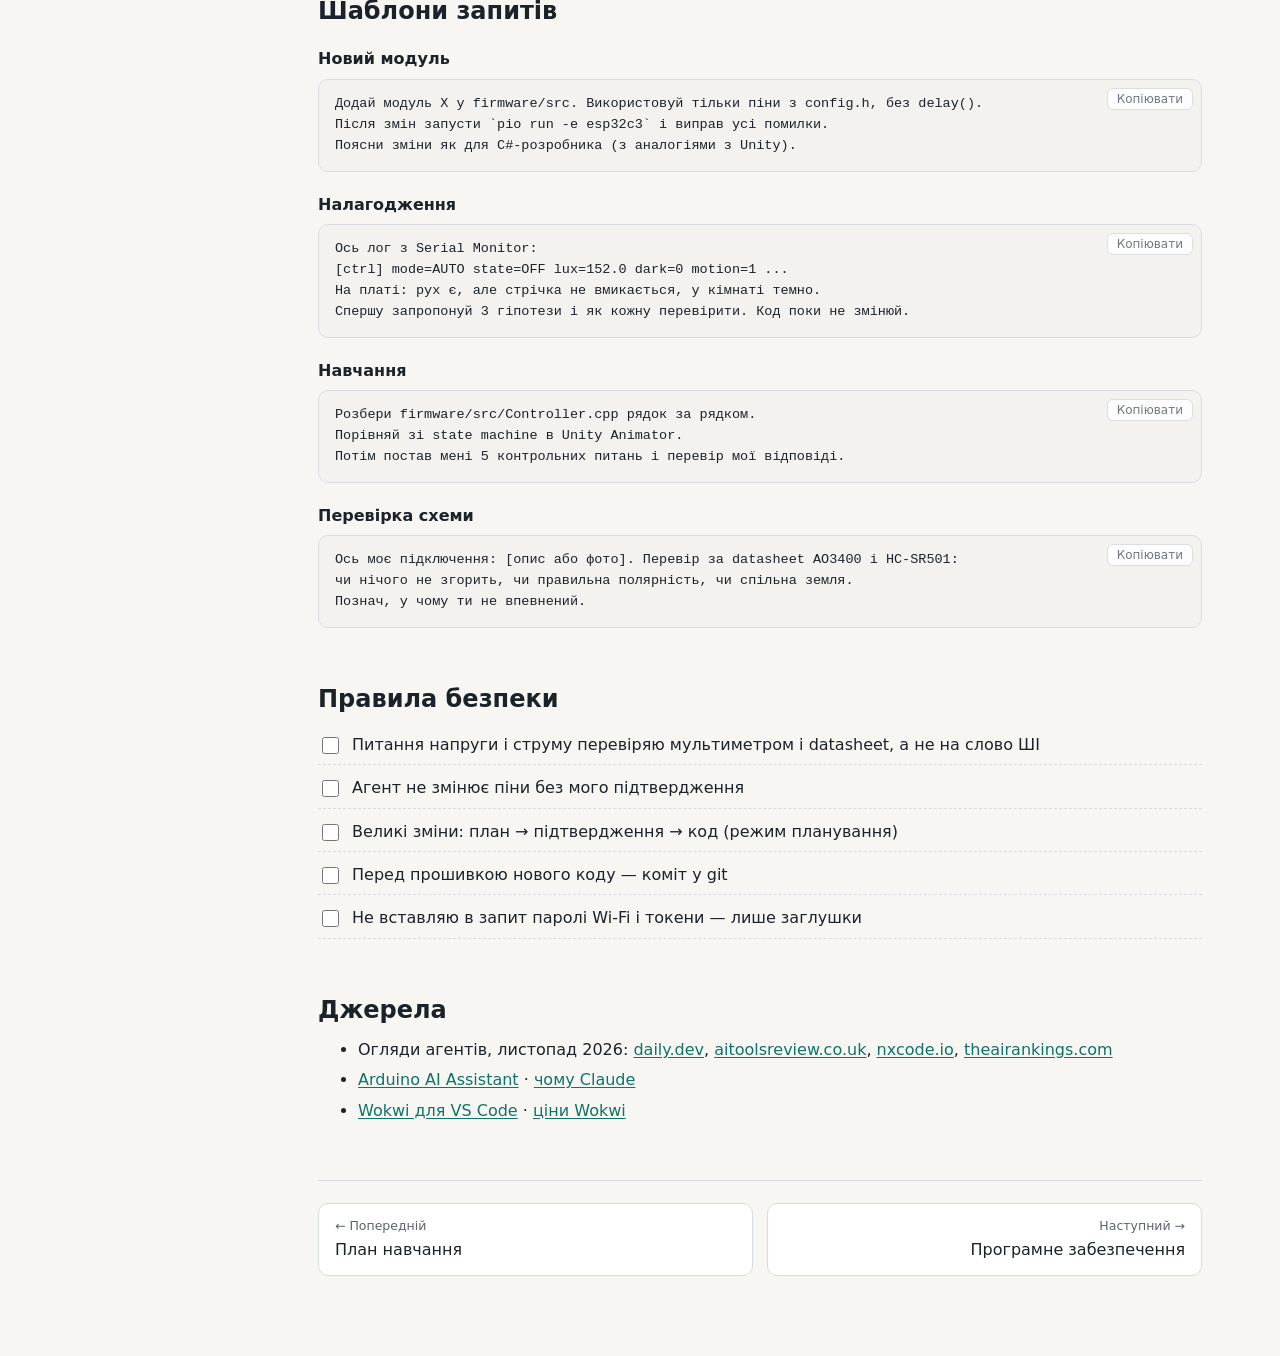
<file: site/02-ai-tools.html>
<!doctype html>
<html lang="uk">
<head>
<meta charset="utf-8">
<meta name="viewport" content="width=device-width, initial-scale=1">
<title>ШІ-інструменти і вайбкодинг</title>
<link rel="stylesheet" href="assets/style.css">
<script src="assets/site.js"></script>
</head>
<body>
<div class="layout">
<aside class="sidebar" id="sidebar"><a href="index.html">Зміст</a></aside>
<main class="main">
<div class="topbar"><div class="crumbs"><a href="index.html">Головна</a> / 02</div><button class="btn menu-btn" type="button">☰ Меню</button></div>

<h1>02. ШІ-інструменти і вайбкодинг для мікроконтролерів</h1>
<p class="lead">ШІ — найкращий репетитор і співавтор коду, але в embedded він працює наосліп: не бачить вашої плати і не відчуває, як гріється транзистор. Тут розібрано, які інструменти обрати і як побудувати процес, у якому ШІ отримує зворотний зв'язок від компілятора, симулятора і реального заліза.</p>

<div class="callout warn"><span class="callout-title">Стан на листопад 2026</span>Рейтинги ШІ змінюються щомісяця. Оглядові статті (daily.dev, aitoolsreview, nxcode, theairankings та інші) суперечать одна одній у цифрах бенчмарків і цінах, а частина з них є партнерським контентом. Нижче — узагальнена тенденція, застосована до нашої задачі. Ціни перевіряйте на сайтах виробників.</div>

<h2 id="diff">Чим embedded відрізняється від звичайного вайбкодингу</h2>
<div class="grid-2">
  <div class="callout ai"><span class="callout-title">Код не запустиш «просто так»</span>Потрібен ланцюжок: збірка → прошивка → залізо або симулятор. Агент, який сам запускає збірку, корисніший за чат.</div>
  <div class="callout ai"><span class="callout-title">ШІ не бачить плату</span>Він не знає, що і куди ви підключили. Це треба описати текстом у файлі <code>CLAUDE.md</code>.</div>
  <div class="callout warn"><span class="callout-title">Типові помилки ШІ</span>Вигадані піни, адреси I2C і регістри, плутанина версій бібліотек (наприклад, API LEDC в Arduino-ESP32 2.x і 3.x відрізняється).</div>
  <div class="callout danger"><span class="callout-title">Помилка може спалити залізо</span>5 В на пін 3.3 В, MOSFET без резистора на затворі. Схему завжди перевіряє людина — з мультиметром і datasheet.</div>
</div>

<h2 id="rating">Рейтинг інструментів для нашої задачі</h2>
<p>Критерії: чи вміє інструмент сам запускати збірку (<code>pio run</code>) і читати помилки, якість C/C++ та Arduino/HAL-коду, робота з PDF-datasheet, ціна і поріг входу.</p>
<div class="table-wrap"><table>
<tr><th>#</th><th>Інструмент</th><th>Найкращий для</th><th>Мінуси</th><th>Ціна (орієнтовно)</th></tr>
<tr><td><span class="rank">1</span></td><td><b>Claude Code</b><br><small>Opus 5.5 / Sonnet 5.5; розширення VS Code, CLI, desktop</small></td><td>Складні багатофайлові задачі. Сам запускає <code>pio run</code>, читає помилки і виправляє. Режим планування. Добре пояснює. В оглядах листопада 2026 найчастіше перше місце для складної роботи</td><td>Дорожчий за конкурентів при інтенсивній роботі</td><td>підписка Claude Pro/Max або API</td></tr>
<tr><td><span class="rank">2</span></td><td><b>GitHub Copilot</b><br><small>agent mode у VS Code</small></td><td>Найдешевший вхід. Працює поруч із PlatformIO у звичному VS Code, вибір моделей</td><td>Агентний режим слабший на великих задачах</td><td>є безкоштовний тариф; Pro ≈ $10/міс</td></tr>
<tr><td><span class="rank">3</span></td><td><b>Cursor</b><br><small>редактор на базі VS Code</small></td><td>Найзручніший «редактор з ШІ», швидке автодоповнення</td><td>Кредити швидко закінчуються; перевірте, чи є PlatformIO в його магазині розширень</td><td>від ≈ $20/міс</td></tr>
<tr><td><span class="rank">4</span></td><td><b>OpenAI Codex</b><br><small>CLI / хмара</small></td><td>Делегування окремих задач, дешевий у перерахунку на задачу</td><td>Хмарний режим не має доступу до вашої плати</td><td>підписка ChatGPT</td></tr>
<tr><td><span class="rank">5</span></td><td><b>Gemini CLI</b></td><td>Щедрий безкоштовний ліміт, великий контекст для datasheet-ів</td><td>Якість embedded-коду нестабільна</td><td>є безкоштовний тариф</td></tr>
<tr><td>—</td><td><b>Arduino Cloud AI Assistant</b></td><td>Найпростіший старт у браузері, «знає» бібліотеки Arduino, працює на Claude Sonnet</td><td>Лише Cloud Editor; ≈ 30 запитів на місяць безкоштовно; експериментальна функція</td><td>безкоштовно / Maker</td></tr>
<tr><td>—</td><td><b>Чати: Claude, ChatGPT, Gemini</b></td><td>Теорія, розбір PDF-datasheet, перевірка схеми «словами»</td><td>Не запускають збірку</td><td>є безкоштовні тарифи</td></tr>
</table></div>

<div class="callout tip"><span class="callout-title">Рекомендація для навчання</span>
<b>VS Code + PlatformIO + Claude Code</b> як основний агент, плюс чат у браузері для теорії та datasheet-ів.<br>
Якщо бюджет нульовий: <b>GitHub Copilot Free</b> або <b>Gemini CLI</b> разом з онлайн-Wokwi.<br>
Локальні моделі (Ollama тощо) початківцю не радимо: вони значно частіше вигадують API.</div>

<h2 id="loop">Система вайбкодингу: замкнений цикл</h2>
<p>Головний принцип: <b>ШІ має отримувати зворотний зв'язок</b> — помилки компілятора, поведінку в симуляторі, лог з реальної плати. Без цього він «вгадує».</p>

<figure class="diagram">
<div class="diagram-scroll">
<svg viewBox="0 0 820 340" role="img" aria-label="Цикл вайбкодингу: задача, агент, збірка, симулятор, плата, лог">
  <defs><marker id="a2" viewBox="0 0 10 10" refX="9" refY="5" markerWidth="7" markerHeight="7" orient="auto-start-reverse"><path d="M0,0 L10,5 L0,10 z" class="f-acc"/></marker>
  <marker id="a2r" viewBox="0 0 10 10" refX="9" refY="5" markerWidth="7" markerHeight="7" orient="auto-start-reverse"><path d="M0,0 L10,5 L0,10 z" class="f-pwr"/></marker></defs>

  <rect x="20" y="30" width="170" height="70" rx="12" class="d-info"/>
  <text x="105" y="58" text-anchor="middle" class="d-tb">1. Ви</text>
  <text x="105" y="80" text-anchor="middle" class="d-ts">ставите задачу, малий крок</text>

  <rect x="240" y="30" width="170" height="70" rx="12" class="d-acc"/>
  <text x="325" y="58" text-anchor="middle" class="d-tb">2. ШІ-агент</text>
  <text x="325" y="80" text-anchor="middle" class="d-ts">читає CLAUDE.md, пише код</text>

  <rect x="460" y="30" width="170" height="70" rx="12" class="d-box2"/>
  <text x="545" y="58" text-anchor="middle" class="d-tb">3. pio run</text>
  <text x="545" y="80" text-anchor="middle" class="d-ts">збірка, помилки компілятора</text>

  <rect x="460" y="150" width="170" height="70" rx="12" class="d-box2"/>
  <text x="545" y="178" text-anchor="middle" class="d-tb">4. Wokwi</text>
  <text x="545" y="200" text-anchor="middle" class="d-ts">симуляція без ризику</text>

  <rect x="460" y="260" width="170" height="70" rx="12" class="d-box2"/>
  <text x="545" y="288" text-anchor="middle" class="d-tb">5. Плата</text>
  <text x="545" y="310" text-anchor="middle" class="d-ts">прошивка + Serial Monitor</text>

  <rect x="240" y="260" width="170" height="70" rx="12" class="d-warn"/>
  <text x="325" y="288" text-anchor="middle" class="d-tb">6. Лог / опис</text>
  <text x="325" y="310" text-anchor="middle" class="d-ts">[ctrl] state=… → агенту</text>

  <rect x="680" y="150" width="120" height="70" rx="12" class="d-acc"/>
  <text x="740" y="182" text-anchor="middle" class="d-tb">7. git commit</text>
  <text x="740" y="202" text-anchor="middle" class="d-ts">працює → фіксуємо</text>

  <path d="M190 65 H238" class="d-arrow" marker-end="url(#a2)"/>
  <path d="M410 65 H458" class="d-arrow" marker-end="url(#a2)"/>
  <path d="M545 100 V148" class="d-arrow" marker-end="url(#a2)"/>
  <text x="553" y="130" class="d-ts">ок</text>
  <path d="M545 220 V258" class="d-arrow" marker-end="url(#a2)"/>
  <path d="M458 295 H412" class="d-arrow" marker-end="url(#a2)"/>
  <path d="M325 260 V102" class="w-pwr" marker-end="url(#a2r)" stroke-dasharray="6 4"/>
  <text x="333" y="190" class="d-ts">не працює</text>
  <path d="M545 30 C545 6 325 6 325 28" class="w-pwr" marker-end="url(#a2r)" stroke-dasharray="6 4"/>
  <text x="400" y="14" class="d-ts">помилки збірки</text>
  <path d="M630 295 C700 295 740 270 740 222" class="d-arrow" marker-end="url(#a2)"/>
  <path d="M740 150 C740 60 680 40 632 52" class="d-line" stroke-dasharray="4 4"/>
  <text x="690" y="88" class="d-ts">наступний крок</text>
</svg>
</div>
<figcaption>Агент сам бачить помилки збірки (червоний пунктир угорі). Поведінку в симуляторі та на платі ви описуєте йому логом.</figcaption>
</figure>

<h3 id="setup">Що налаштувати один раз</h3>
<ol>
  <li><b><code>CLAUDE.md</code> у корені проєкту</b> (вже є). Агент читає його автоматично. Там: залізо, таблиця пінів, адреси I2C, обмеження (3.3 В, strapping-піни), команди збірки, правила.</li>
  <li><b>Datasheet-и в <code>docs/datasheets/</code></b>: PDF з сайтів виробників (AO3400, BH1750, SSD1306, VL53L0X). Кажіть агенту: «спершу прочитай datasheet».</li>
  <li><b>PlatformIO CLI доступний з терміналу</b>, щоб агент міг виконати <code>pio run</code> (див. <a href="03-software.html">03</a>).</li>
  <li><b>Wokwi</b>: <code>diagram.json</code> + <code>wokwi.toml</code> у <code>firmware/</code>. Для автоматичних перевірок є Wokwi CLI: <code>wokwi-cli --timeout 10000 --expect-text "[main] ready"</code> (потрібен токен; умови див. на wokwi.com/pricing).</li>
  <li><b>Git</b>: коміт після кожного кроку, що працює. Якщо агент «наламав» — <code>git restore .</code>.</li>
  <li><b>Однаковий формат логів</b>: <code>[модуль] ключ=значення</code>. Такий лог легко скопіювати агенту, і він його однозначно зрозуміє.</li>
</ol>

<h2 id="prompts">Шаблони запитів</h2>
<h4>Новий модуль</h4>
<pre><code>Додай модуль X у firmware/src. Використовуй тільки піни з config.h, без delay().
Після змін запусти `pio run -e esp32c3` і виправ усі помилки.
Поясни зміни як для C#-розробника (з аналогіями з Unity).</code></pre>
<h4>Налагодження</h4>
<pre><code>Ось лог з Serial Monitor:
[ctrl] mode=AUTO state=OFF lux=152.0 dark=0 motion=1 ...
На платі: рух є, але стрічка не вмикається, у кімнаті темно.
Спершу запропонуй 3 гіпотези і як кожну перевірити. Код поки не змінюй.</code></pre>
<h4>Навчання</h4>
<pre><code>Розбери firmware/src/Controller.cpp рядок за рядком.
Порівняй зі state machine в Unity Animator.
Потім постав мені 5 контрольних питань і перевір мої відповіді.</code></pre>
<h4>Перевірка схеми</h4>
<pre><code>Ось моє підключення: [опис або фото]. Перевір за datasheet AO3400 і HC-SR501:
чи нічого не згорить, чи правильна полярність, чи спільна земля.
Познач, у чому ти не впевнений.</code></pre>

<h2 id="safety">Правила безпеки</h2>
<ul class="checklist">
  <li><input type="checkbox" id="r1" data-key="r1"><label for="r1">Питання напруги і струму перевіряю мультиметром і datasheet, а не на слово ШІ</label></li>
  <li><input type="checkbox" id="r2" data-key="r2"><label for="r2">Агент не змінює піни без мого підтвердження</label></li>
  <li><input type="checkbox" id="r3" data-key="r3"><label for="r3">Великі зміни: план → підтвердження → код (режим планування)</label></li>
  <li><input type="checkbox" id="r4" data-key="r4"><label for="r4">Перед прошивкою нового коду — коміт у git</label></li>
  <li><input type="checkbox" id="r5" data-key="r5"><label for="r5">Не вставляю в запит паролі Wi-Fi і токени — лише заглушки</label></li>
</ul>

<h2 id="sources">Джерела</h2>
<ul>
  <li>Огляди агентів, листопад 2026: <a href="https://daily.dev/blog/best-ai-coding-agents-comparison/">daily.dev</a>, <a href="https://aitoolsreview.co.uk/insights/best-ai-coding-agents">aitoolsreview.co.uk</a>, <a href="https://www.nxcode.io/resources/news/best-ai-for-coding-2026-complete-ranking">nxcode.io</a>, <a href="https://theairankings.com/best-ai-for-coding/">theairankings.com</a></li>
  <li><a href="https://blog.arduino.cc/2025/04/17/code-faster-with-the-new-arduino-ai-assistant/">Arduino AI Assistant</a> · <a href="https://blog.arduino.cc/2025/06/26/why-we-chose-claude-for-the-arduino-cloud-ai-assistant/">чому Claude</a></li>
  <li><a href="https://docs.wokwi.com/vscode/getting-started">Wokwi для VS Code</a> · <a href="https://wokwi.com/pricing">ціни Wokwi</a></li>
</ul>

<nav class="pager" id="pager"></nav>
</main>
</div>
</body>
</html>
</file>
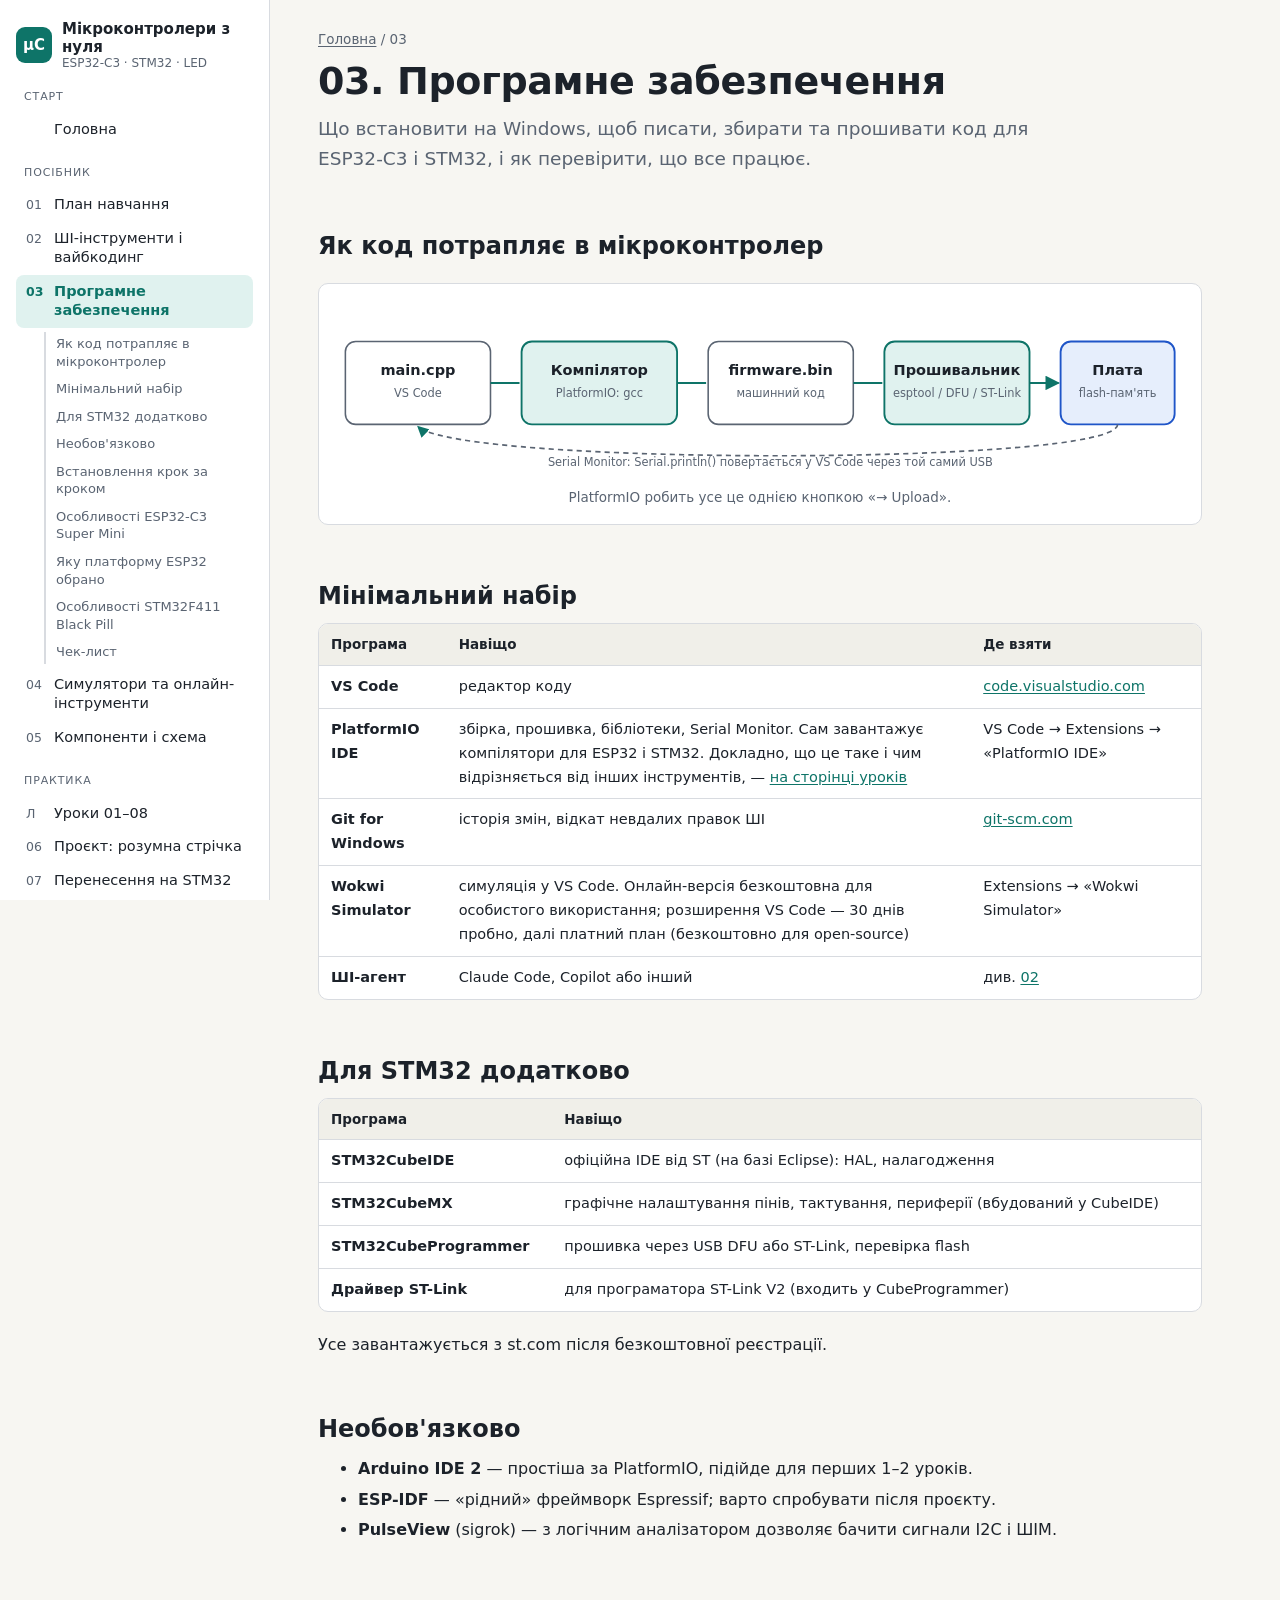
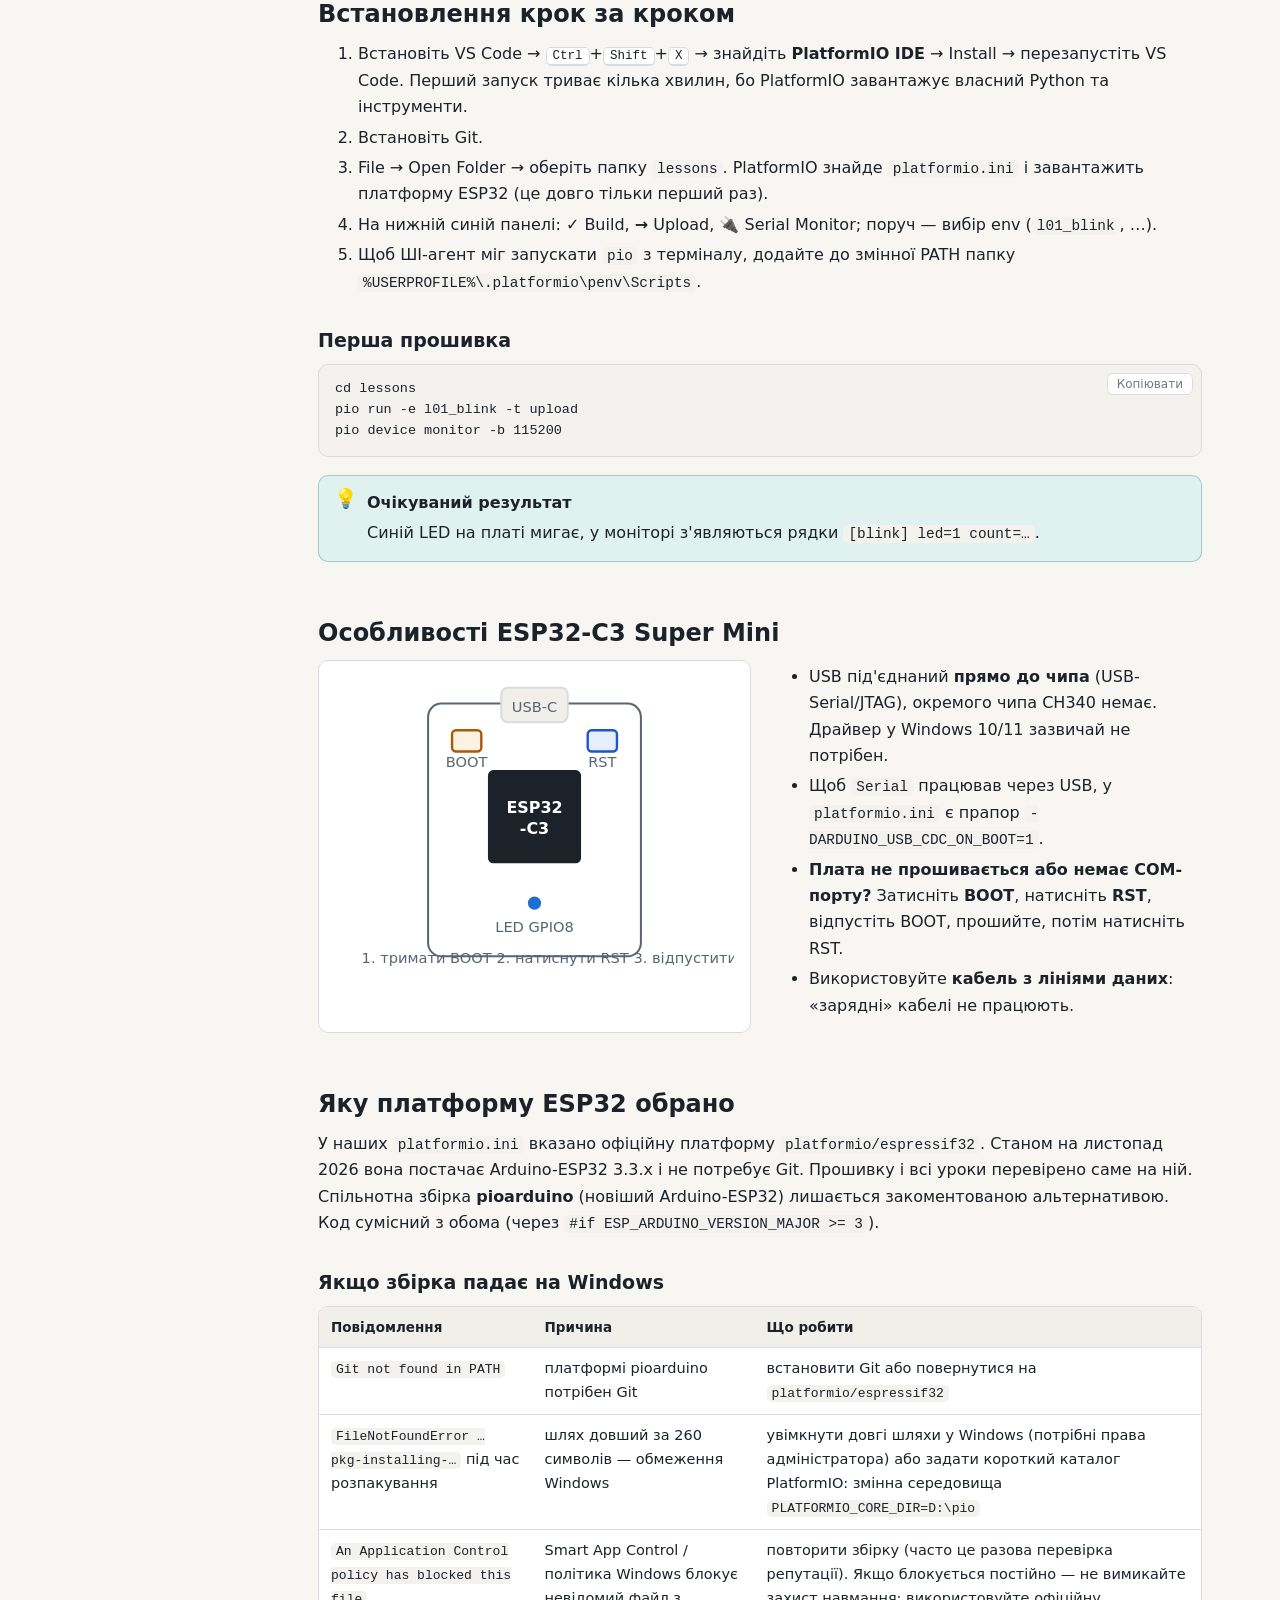
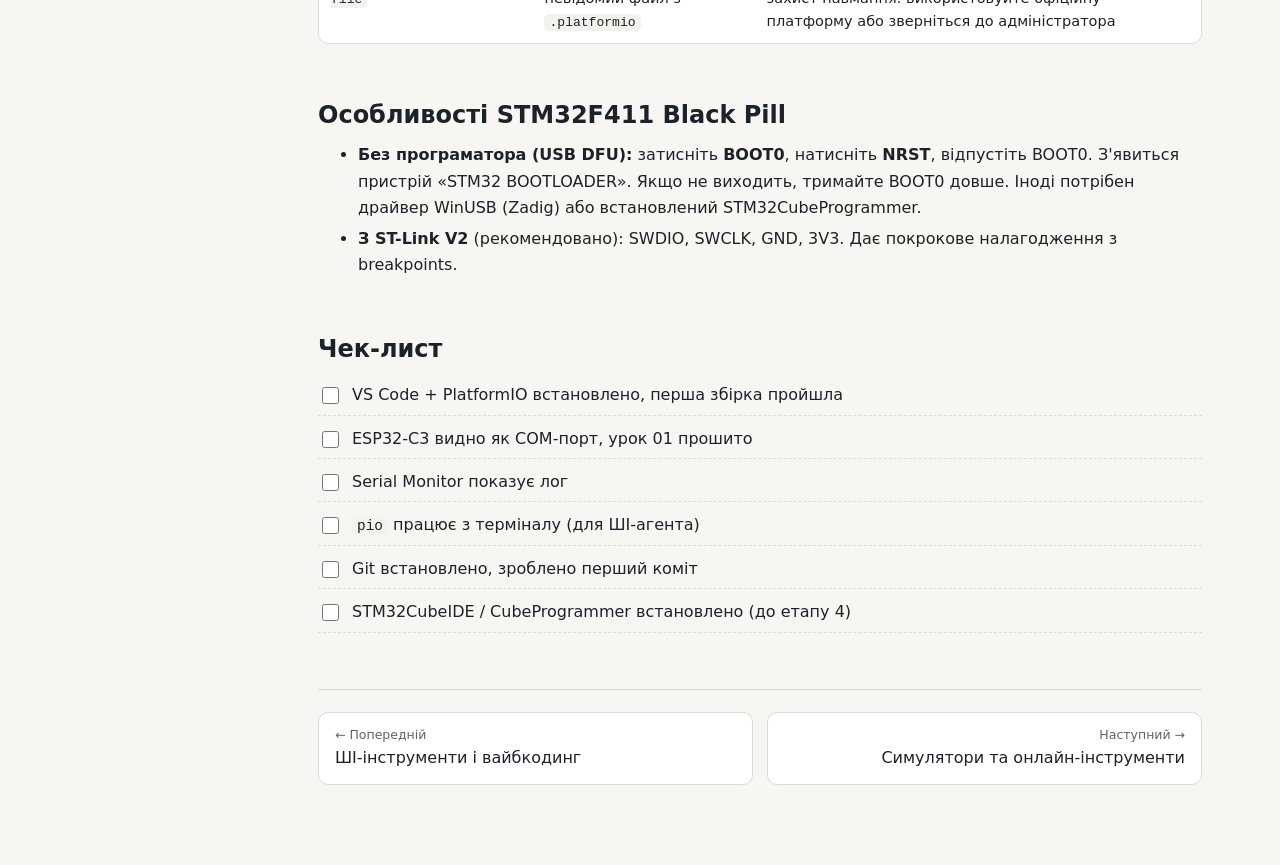
<file: site/03-software.html>
<!doctype html>
<html lang="uk">
<head>
<meta charset="utf-8">
<meta name="viewport" content="width=device-width, initial-scale=1">
<title>Програмне забезпечення</title>
<link rel="stylesheet" href="assets/style.css">
<script src="assets/site.js"></script>
</head>
<body>
<div class="layout">
<aside class="sidebar" id="sidebar"><a href="index.html">Зміст</a></aside>
<main class="main">
<div class="topbar"><div class="crumbs"><a href="index.html">Головна</a> / 03</div><button class="btn menu-btn" type="button">☰ Меню</button></div>

<h1>03. Програмне забезпечення</h1>
<p class="lead">Що встановити на Windows, щоб писати, збирати та прошивати код для ESP32-C3 і STM32, і як перевірити, що все працює.</p>

<h2 id="toolchain">Як код потрапляє в мікроконтролер</h2>
<figure class="diagram">
<div class="diagram-scroll">
<svg viewBox="0 0 820 170" role="img" aria-label="Ланцюжок інструментів: редактор, компілятор, прошивальник, плата, монітор">
  <defs><marker id="a3" viewBox="0 0 10 10" refX="9" refY="5" markerWidth="7" markerHeight="7" orient="auto-start-reverse"><path d="M0,0 L10,5 L0,10 z" class="f-acc"/></marker></defs>
  <rect x="10" y="40" width="140" height="80" rx="10" class="d-box2"/><text x="80" y="72" text-anchor="middle" class="d-tb">main.cpp</text><text x="80" y="94" text-anchor="middle" class="d-ts">VS Code</text>
  <rect x="180" y="40" width="150" height="80" rx="10" class="d-acc"/><text x="255" y="72" text-anchor="middle" class="d-tb">Компілятор</text><text x="255" y="94" text-anchor="middle" class="d-ts">PlatformIO: gcc</text>
  <rect x="360" y="40" width="140" height="80" rx="10" class="d-box2"/><text x="430" y="72" text-anchor="middle" class="d-tb">firmware.bin</text><text x="430" y="94" text-anchor="middle" class="d-ts">машинний код</text>
  <rect x="530" y="40" width="140" height="80" rx="10" class="d-acc"/><text x="600" y="72" text-anchor="middle" class="d-tb">Прошивальник</text><text x="600" y="94" text-anchor="middle" class="d-ts">esptool / DFU / ST-Link</text>
  <rect x="700" y="40" width="110" height="80" rx="10" class="d-info"/><text x="755" y="72" text-anchor="middle" class="d-tb">Плата</text><text x="755" y="94" text-anchor="middle" class="d-ts">flash-пам'ять</text>
  <path d="M150 80 H178 M330 80 H358 M500 80 H528 M670 80 H698" class="d-arrow" marker-end="url(#a3)"/>
  <path d="M755 120 C755 160 120 160 80 122" class="d-line" stroke-dasharray="5 4" marker-end="url(#a3)"/>
  <text x="420" y="160" text-anchor="middle" class="d-ts">Serial Monitor: Serial.println() повертається у VS Code через той самий USB</text>
</svg>
</div>
<figcaption>PlatformIO робить усе це однією кнопкою «→ Upload».</figcaption>
</figure>

<h2 id="minimal">Мінімальний набір</h2>
<div class="table-wrap"><table>
<tr><th>Програма</th><th>Навіщо</th><th>Де взяти</th></tr>
<tr><td><b>VS Code</b></td><td>редактор коду</td><td><a href="https://code.visualstudio.com">code.visualstudio.com</a></td></tr>
<tr><td><b>PlatformIO IDE</b></td><td>збірка, прошивка, бібліотеки, Serial Monitor. Сам завантажує компілятори для ESP32 і STM32. Докладно, що це таке і чим відрізняється від інших інструментів, — <a href="lessons.html#platformio">на сторінці уроків</a></td><td>VS Code → Extensions → «PlatformIO IDE»</td></tr>
<tr><td><b>Git for Windows</b></td><td>історія змін, відкат невдалих правок ШІ</td><td><a href="https://git-scm.com">git-scm.com</a></td></tr>
<tr><td><b>Wokwi Simulator</b></td><td>симуляція у VS Code. Онлайн-версія безкоштовна для особистого використання; розширення VS Code — 30 днів пробно, далі платний план (безкоштовно для open-source)</td><td>Extensions → «Wokwi Simulator»</td></tr>
<tr><td><b>ШІ-агент</b></td><td>Claude Code, Copilot або інший</td><td>див. <a href="02-ai-tools.html">02</a></td></tr>
</table></div>

<h2 id="stm32sw">Для STM32 додатково</h2>
<div class="table-wrap"><table>
<tr><th>Програма</th><th>Навіщо</th></tr>
<tr><td><b>STM32CubeIDE</b></td><td>офіційна IDE від ST (на базі Eclipse): HAL, налагодження</td></tr>
<tr><td><b>STM32CubeMX</b></td><td>графічне налаштування пінів, тактування, периферії (вбудований у CubeIDE)</td></tr>
<tr><td><b>STM32CubeProgrammer</b></td><td>прошивка через USB DFU або ST-Link, перевірка flash</td></tr>
<tr><td><b>Драйвер ST-Link</b></td><td>для програматора ST-Link V2 (входить у CubeProgrammer)</td></tr>
</table></div>
<p>Усе завантажується з st.com після безкоштовної реєстрації.</p>

<h2 id="optional">Необов'язково</h2>
<ul>
  <li><b>Arduino IDE 2</b> — простіша за PlatformIO, підійде для перших 1–2 уроків.</li>
  <li><b>ESP-IDF</b> — «рідний» фреймворк Espressif; варто спробувати після проєкту.</li>
  <li><b>PulseView</b> (sigrok) — з логічним аналізатором дозволяє бачити сигнали I2C і ШІМ.</li>
</ul>

<h2 id="install">Встановлення крок за кроком</h2>
<ol>
  <li>Встановіть VS Code → <kbd>Ctrl</kbd>+<kbd>Shift</kbd>+<kbd>X</kbd> → знайдіть <b>PlatformIO IDE</b> → Install → перезапустіть VS Code. Перший запуск триває кілька хвилин, бо PlatformIO завантажує власний Python та інструменти.</li>
  <li>Встановіть Git.</li>
  <li>File → Open Folder → оберіть папку <code>lessons</code>. PlatformIO знайде <code>platformio.ini</code> і завантажить платформу ESP32 (це довго тільки перший раз).</li>
  <li>На нижній синій панелі: <b>✓</b> Build, <b>→</b> Upload, <b>🔌</b> Serial Monitor; поруч — вибір env (<code>l01_blink</code>, …).</li>
  <li>Щоб ШІ-агент міг запускати <code>pio</code> з терміналу, додайте до змінної PATH папку <code>%USERPROFILE%\.platformio\penv\Scripts</code>.</li>
</ol>

<h3 id="first-flash">Перша прошивка</h3>
<pre><code>cd lessons
pio run -e l01_blink -t upload
pio device monitor -b 115200</code></pre>
<div class="callout tip"><span class="callout-title">Очікуваний результат</span>Синій LED на платі мигає, у моніторі з'являються рядки <code>[blink] led=1 count=…</code>.</div>

<h2 id="esp32c3">Особливості ESP32-C3 Super Mini</h2>
<div class="grid-2">
<figure class="diagram" style="margin:0">
<svg viewBox="0 0 300 220" role="img" aria-label="Кнопки BOOT і RESET на ESP32-C3 Super Mini">
  <rect x="70" y="20" width="160" height="190" rx="10" class="d-box2"/>
  <rect x="125" y="8" width="50" height="26" rx="5" class="d-box"/><text x="150" y="26" text-anchor="middle" class="d-ts">USB-C</text>
  <rect x="115" y="70" width="70" height="70" rx="4" class="d-chip"/><text x="150" y="102" text-anchor="middle" class="d-tw">ESP32</text><text x="150" y="118" text-anchor="middle" class="d-tw">-C3</text>
  <rect x="88" y="40" width="22" height="16" rx="3" class="d-warn"/><text x="99" y="68" text-anchor="middle" class="d-ts">BOOT</text>
  <rect x="190" y="40" width="22" height="16" rx="3" class="d-info"/><text x="201" y="68" text-anchor="middle" class="d-ts">RST</text>
  <circle cx="150" cy="170" r="5" style="fill:var(--w-sda)"/><text x="150" y="192" text-anchor="middle" class="d-ts">LED GPIO8</text>
  <text x="20" y="215" class="d-ts">1. тримати BOOT  2. натиснути RST  3. відпустити BOOT</text>
</svg>
</figure>
<div>
<ul>
  <li>USB під'єднаний <b>прямо до чипа</b> (USB-Serial/JTAG), окремого чипа CH340 немає. Драйвер у Windows 10/11 зазвичай не потрібен.</li>
  <li>Щоб <code>Serial</code> працював через USB, у <code>platformio.ini</code> є прапор <code>-DARDUINO_USB_CDC_ON_BOOT=1</code>.</li>
  <li><b>Плата не прошивається або немає COM-порту?</b> Затисніть <b>BOOT</b>, натисніть <b>RST</b>, відпустіть BOOT, прошийте, потім натисніть RST.</li>
  <li>Використовуйте <b>кабель з лініями даних</b>: «зарядні» кабелі не працюють.</li>
</ul>
</div>
</div>

<h2 id="platform">Яку платформу ESP32 обрано</h2>
<p>У наших <code>platformio.ini</code> вказано офіційну платформу <code>platformio/espressif32</code>. Станом на листопад 2026 вона постачає Arduino-ESP32 3.3.x і не потребує Git. Прошивку і всі уроки перевірено саме на ній. Спільнотна збірка <b>pioarduino</b> (новіший Arduino-ESP32) лишається закоментованою альтернативою. Код сумісний з обома (через <code>#if ESP_ARDUINO_VERSION_MAJOR &gt;= 3</code>).</p>

<h3 id="win-errors">Якщо збірка падає на Windows</h3>
<div class="table-wrap"><table>
<tr><th>Повідомлення</th><th>Причина</th><th>Що робити</th></tr>
<tr><td><code>Git not found in PATH</code></td><td>платформі pioarduino потрібен Git</td><td>встановити Git або повернутися на <code>platformio/espressif32</code></td></tr>
<tr><td><code>FileNotFoundError … pkg-installing-…</code> під час розпакування</td><td>шлях довший за 260 символів — обмеження Windows</td><td>увімкнути довгі шляхи у Windows (потрібні права адміністратора) або задати короткий каталог PlatformIO: змінна середовища <code>PLATFORMIO_CORE_DIR=D:\pio</code></td></tr>
<tr><td><code>An Application Control policy has blocked this file</code></td><td>Smart App Control / політика Windows блокує невідомий файл з <code>.platformio</code></td><td>повторити збірку (часто це разова перевірка репутації). Якщо блокується постійно — не вимикайте захист навмання: використовуйте офіційну платформу або зверніться до адміністратора</td></tr>
</table></div>

<h2 id="stm32flash">Особливості STM32F411 Black Pill</h2>
<ul>
  <li><b>Без програматора (USB DFU):</b> затисніть <b>BOOT0</b>, натисніть <b>NRST</b>, відпустіть BOOT0. З'явиться пристрій «STM32 BOOTLOADER». Якщо не виходить, тримайте BOOT0 довше. Іноді потрібен драйвер WinUSB (Zadig) або встановлений STM32CubeProgrammer.</li>
  <li><b>З ST-Link V2</b> (рекомендовано): SWDIO, SWCLK, GND, 3V3. Дає покрокове налагодження з breakpoints.</li>
</ul>

<h2 id="check">Чек-лист</h2>
<ul class="checklist">
  <li><input type="checkbox" id="k1" data-key="k1"><label for="k1">VS Code + PlatformIO встановлено, перша збірка пройшла</label></li>
  <li><input type="checkbox" id="k2" data-key="k2"><label for="k2">ESP32-C3 видно як COM-порт, урок 01 прошито</label></li>
  <li><input type="checkbox" id="k3" data-key="k3"><label for="k3">Serial Monitor показує лог</label></li>
  <li><input type="checkbox" id="k4" data-key="k4"><label for="k4"><code>pio</code> працює з терміналу (для ШІ-агента)</label></li>
  <li><input type="checkbox" id="k5" data-key="k5"><label for="k5">Git встановлено, зроблено перший коміт</label></li>
  <li><input type="checkbox" id="k6" data-key="k6"><label for="k6">STM32CubeIDE / CubeProgrammer встановлено (до етапу 4)</label></li>
</ul>

<nav class="pager" id="pager"></nav>
</main>
</div>
</body>
</html>
</file>
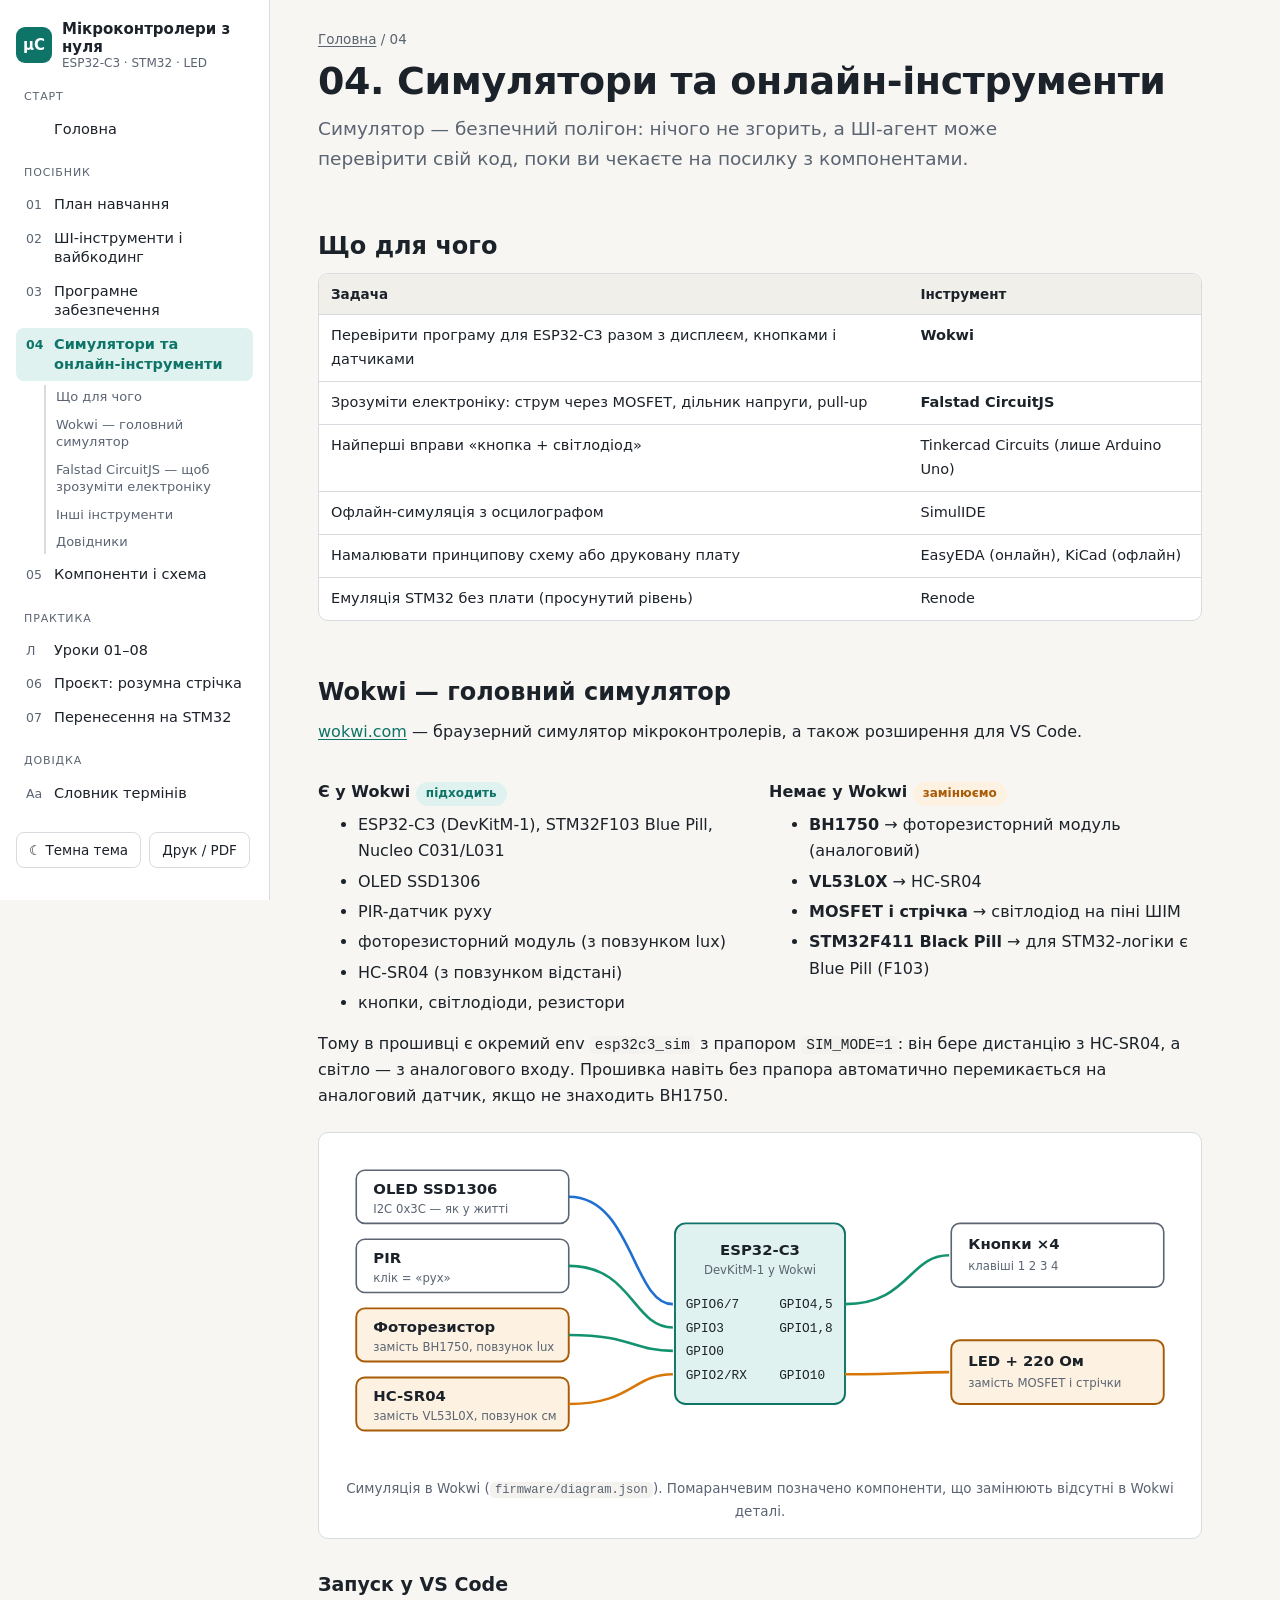
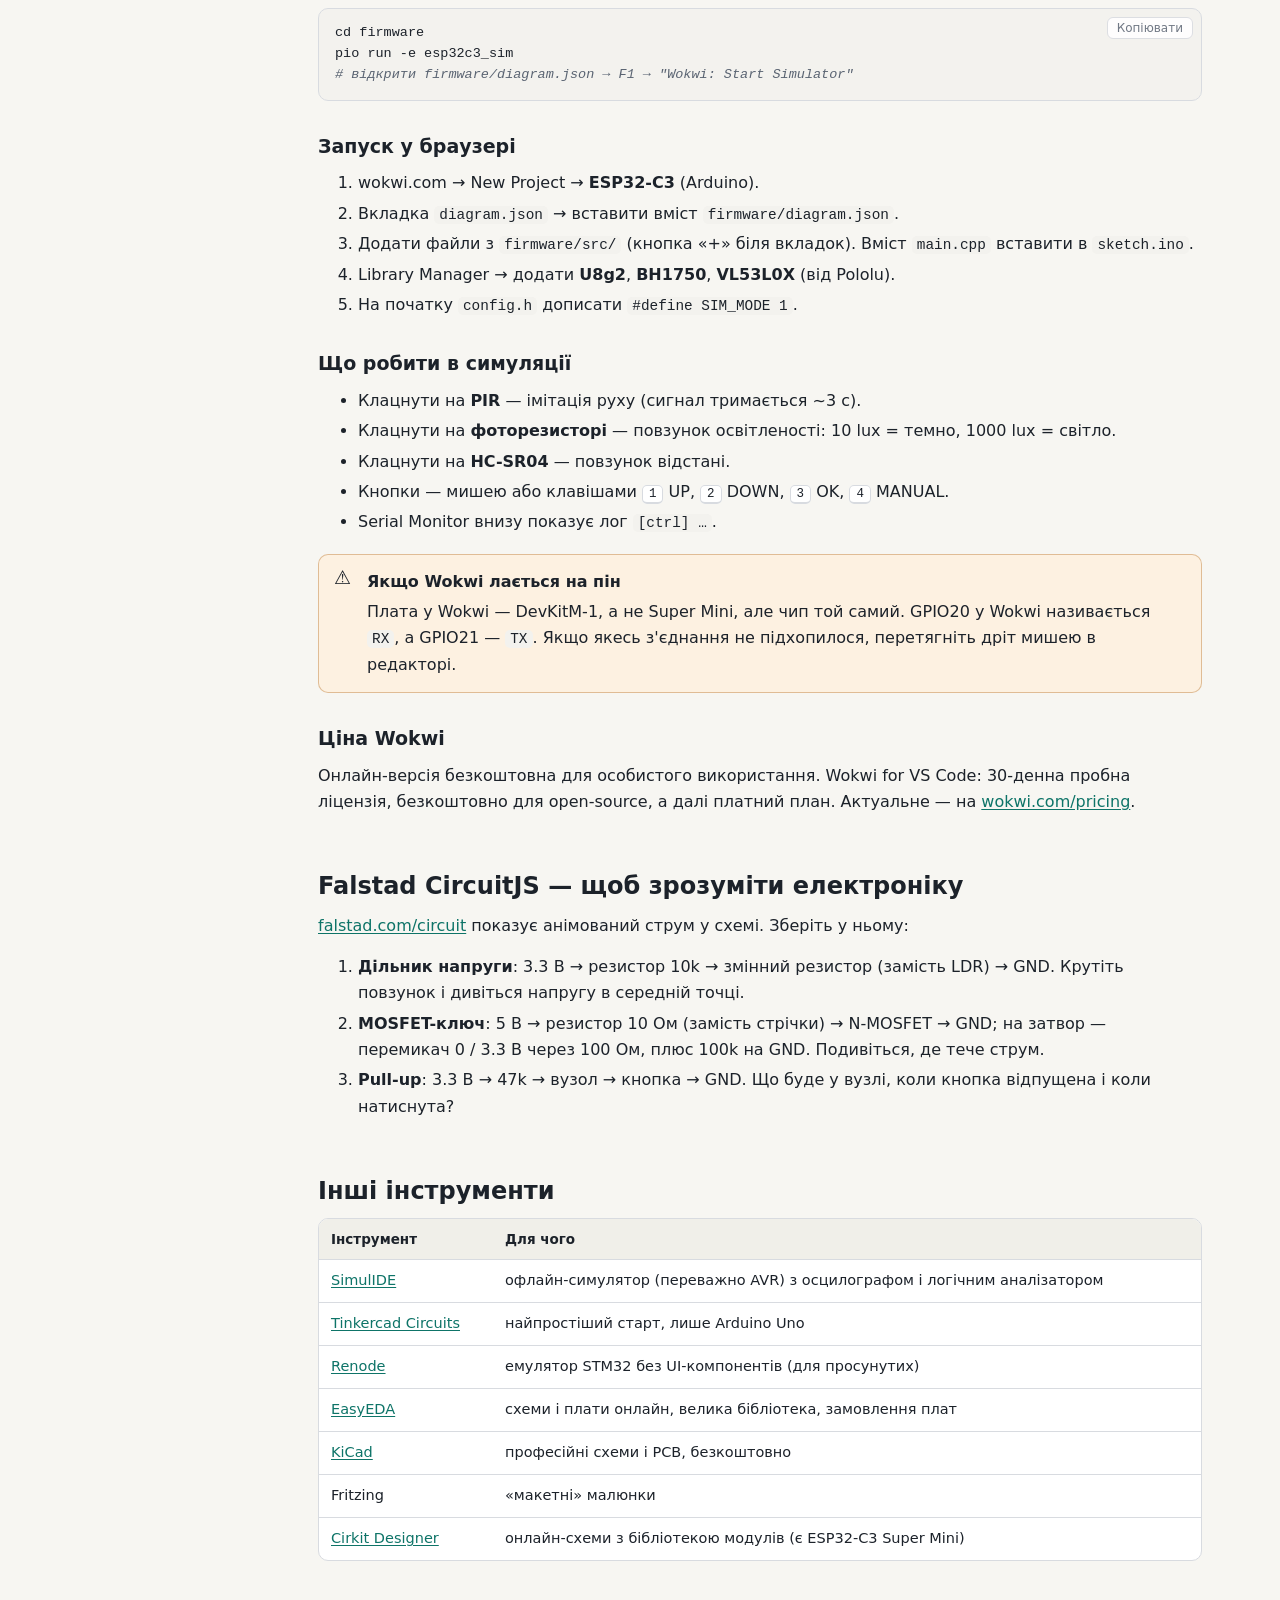
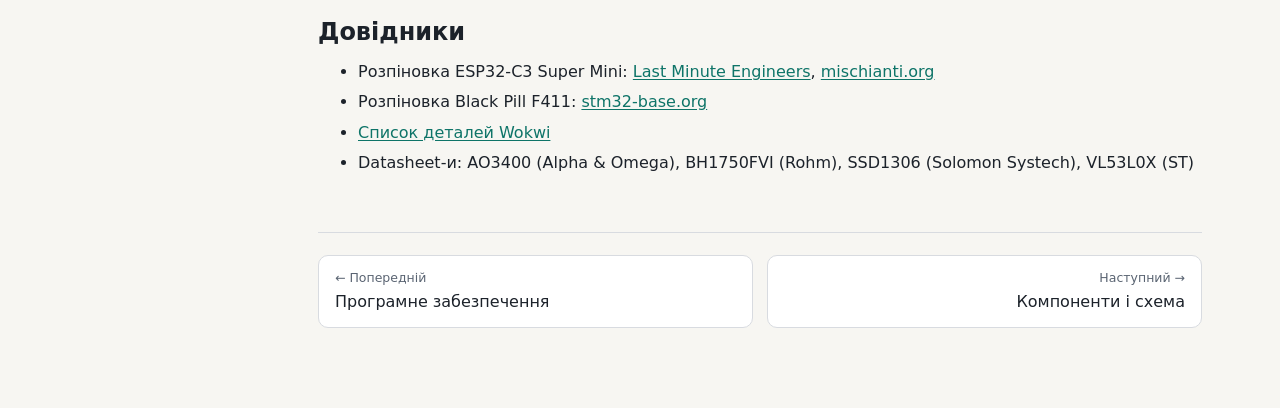
<file: site/04-simulators.html>
<!doctype html>
<html lang="uk">
<head>
<meta charset="utf-8">
<meta name="viewport" content="width=device-width, initial-scale=1">
<title>Симулятори та онлайн-інструменти</title>
<link rel="stylesheet" href="assets/style.css">
<script src="assets/site.js"></script>
</head>
<body>
<div class="layout">
<aside class="sidebar" id="sidebar"><a href="index.html">Зміст</a></aside>
<main class="main">
<div class="topbar"><div class="crumbs"><a href="index.html">Головна</a> / 04</div><button class="btn menu-btn" type="button">☰ Меню</button></div>

<h1>04. Симулятори та онлайн-інструменти</h1>
<p class="lead">Симулятор — безпечний полігон: нічого не згорить, а ШІ-агент може перевірити свій код, поки ви чекаєте на посилку з компонентами.</p>

<h2 id="which">Що для чого</h2>
<div class="table-wrap"><table>
<tr><th>Задача</th><th>Інструмент</th></tr>
<tr><td>Перевірити програму для ESP32-C3 разом з дисплеєм, кнопками і датчиками</td><td><b>Wokwi</b></td></tr>
<tr><td>Зрозуміти електроніку: струм через MOSFET, дільник напруги, pull-up</td><td><b>Falstad CircuitJS</b></td></tr>
<tr><td>Найперші вправи «кнопка + світлодіод»</td><td>Tinkercad Circuits (лише Arduino Uno)</td></tr>
<tr><td>Офлайн-симуляція з осцилографом</td><td>SimulIDE</td></tr>
<tr><td>Намалювати принципову схему або друковану плату</td><td>EasyEDA (онлайн), KiCad (офлайн)</td></tr>
<tr><td>Емуляція STM32 без плати (просунутий рівень)</td><td>Renode</td></tr>
</table></div>

<h2 id="wokwi">Wokwi — головний симулятор</h2>
<p><a href="https://wokwi.com">wokwi.com</a> — браузерний симулятор мікроконтролерів, а також розширення для VS Code.</p>
<div class="grid-2">
<div>
<h4>Є у Wokwi <span class="pill ok">підходить</span></h4>
<ul>
  <li>ESP32-C3 (DevKitM-1), STM32F103 Blue Pill, Nucleo C031/L031</li>
  <li>OLED SSD1306</li>
  <li>PIR-датчик руху</li>
  <li>фоторезисторний модуль (з повзунком lux)</li>
  <li>HC-SR04 (з повзунком відстані)</li>
  <li>кнопки, світлодіоди, резистори</li>
</ul>
</div>
<div>
<h4>Немає у Wokwi <span class="pill buy">замінюємо</span></h4>
<ul>
  <li><b>BH1750</b> → фоторезисторний модуль (аналоговий)</li>
  <li><b>VL53L0X</b> → HC-SR04</li>
  <li><b>MOSFET і стрічка</b> → світлодіод на піні ШІМ</li>
  <li><b>STM32F411 Black Pill</b> → для STM32-логіки є Blue Pill (F103)</li>
</ul>
</div>
</div>
<p>Тому в прошивці є окремий env <code>esp32c3_sim</code> з прапором <code>SIM_MODE=1</code>: він бере дистанцію з HC-SR04, а світло — з аналогового входу. Прошивка навіть без прапора автоматично перемикається на аналоговий датчик, якщо не знаходить BH1750.</p>

<figure class="diagram">
<div class="diagram-scroll">
<svg viewBox="0 0 800 300" role="img" aria-label="Схема симуляції в Wokwi">
  <rect x="320" y="70" width="160" height="170" rx="10" class="d-acc"/>
  <text x="400" y="100" text-anchor="middle" class="d-tb">ESP32-C3</text>
  <text x="400" y="118" text-anchor="middle" class="d-ts">DevKitM-1 у Wokwi</text>
  <g class="d-tm">
    <text x="330" y="150">GPIO6/7</text><text x="330" y="172">GPIO3</text><text x="330" y="194">GPIO0</text><text x="330" y="216">GPIO2/RX</text>
    <text x="418" y="150">GPIO4,5</text><text x="418" y="172">GPIO1,8</text><text x="418" y="216">GPIO10</text>
  </g>
  <rect x="20" y="20" width="200" height="50" rx="8" class="d-box2"/><text x="36" y="42" class="d-tb">OLED SSD1306</text><text x="36" y="60" class="d-ts">I2C 0x3C — як у житті</text>
  <rect x="20" y="85" width="200" height="50" rx="8" class="d-box2"/><text x="36" y="107" class="d-tb">PIR</text><text x="36" y="125" class="d-ts">клік = «рух»</text>
  <rect x="20" y="150" width="200" height="50" rx="8" class="d-warn"/><text x="36" y="172" class="d-tb">Фоторезистор</text><text x="36" y="190" class="d-ts">замість BH1750, повзунок lux</text>
  <rect x="20" y="215" width="200" height="50" rx="8" class="d-warn"/><text x="36" y="237" class="d-tb">HC-SR04</text><text x="36" y="255" class="d-ts">замість VL53L0X, повзунок см</text>
  <path d="M220 45 C280 45 280 146 318 146" class="w-sda"/>
  <path d="M220 110 C280 110 280 168 318 168" class="w-sig"/>
  <path d="M220 175 C280 175 280 190 318 190" class="w-sig"/>
  <path d="M220 240 C280 240 280 212 318 212" class="w-pwm"/>
  <rect x="580" y="70" width="200" height="60" rx="8" class="d-box2"/><text x="596" y="94" class="d-tb">Кнопки ×4</text><text x="596" y="114" class="d-ts">клавіші 1 2 3 4</text>
  <rect x="580" y="180" width="200" height="60" rx="8" class="d-warn"/><text x="596" y="204" class="d-tb">LED + 220 Ом</text><text x="596" y="224" class="d-ts">замість MOSFET і стрічки</text>
  <path d="M480 146 C540 146 540 100 578 100" class="w-sig"/>
  <path d="M480 212 C540 212 540 210 578 210" class="w-pwm"/>
</svg>
</div>
<figcaption>Симуляція в Wokwi (<code>firmware/diagram.json</code>). Помаранчевим позначено компоненти, що замінюють відсутні в Wokwi деталі.</figcaption>
</figure>

<h3 id="run-vscode">Запуск у VS Code</h3>
<pre><code>cd firmware
pio run -e esp32c3_sim
<span class="c"># відкрити firmware/diagram.json → F1 → "Wokwi: Start Simulator"</span></code></pre>

<h3 id="run-web">Запуск у браузері</h3>
<ol>
  <li>wokwi.com → New Project → <b>ESP32-C3</b> (Arduino).</li>
  <li>Вкладка <code>diagram.json</code> → вставити вміст <code>firmware/diagram.json</code>.</li>
  <li>Додати файли з <code>firmware/src/</code> (кнопка «+» біля вкладок). Вміст <code>main.cpp</code> вставити в <code>sketch.ino</code>.</li>
  <li>Library Manager → додати <b>U8g2</b>, <b>BH1750</b>, <b>VL53L0X</b> (від Pololu).</li>
  <li>На початку <code>config.h</code> дописати <code>#define SIM_MODE 1</code>.</li>
</ol>

<h3 id="in-sim">Що робити в симуляції</h3>
<ul>
  <li>Клацнути на <b>PIR</b> — імітація руху (сигнал тримається ~3 с).</li>
  <li>Клацнути на <b>фоторезисторі</b> — повзунок освітленості: 10 lux = темно, 1000 lux = світло.</li>
  <li>Клацнути на <b>HC-SR04</b> — повзунок відстані.</li>
  <li>Кнопки — мишею або клавішами <kbd>1</kbd> UP, <kbd>2</kbd> DOWN, <kbd>3</kbd> OK, <kbd>4</kbd> MANUAL.</li>
  <li>Serial Monitor внизу показує лог <code>[ctrl] …</code>.</li>
</ul>
<div class="callout warn"><span class="callout-title">Якщо Wokwi лається на пін</span>Плата у Wokwi — DevKitM-1, а не Super Mini, але чип той самий. GPIO20 у Wokwi називається <code>RX</code>, а GPIO21 — <code>TX</code>. Якщо якесь з'єднання не підхопилося, перетягніть дріт мишею в редакторі.</div>

<h3>Ціна Wokwi</h3>
<p>Онлайн-версія безкоштовна для особистого використання. Wokwi for VS Code: 30-денна пробна ліцензія, безкоштовно для open-source, а далі платний план. Актуальне — на <a href="https://wokwi.com/pricing">wokwi.com/pricing</a>.</p>

<h2 id="falstad">Falstad CircuitJS — щоб зрозуміти електроніку</h2>
<p><a href="https://www.falstad.com/circuit/">falstad.com/circuit</a> показує анімований струм у схемі. Зберіть у ньому:</p>
<ol>
  <li><b>Дільник напруги</b>: 3.3 В → резистор 10k → змінний резистор (замість LDR) → GND. Крутіть повзунок і дивіться напругу в середній точці.</li>
  <li><b>MOSFET-ключ</b>: 5 В → резистор 10 Ом (замість стрічки) → N-MOSFET → GND; на затвор — перемикач 0 / 3.3 В через 100 Ом, плюс 100k на GND. Подивіться, де тече струм.</li>
  <li><b>Pull-up</b>: 3.3 В → 47k → вузол → кнопка → GND. Що буде у вузлі, коли кнопка відпущена і коли натиснута?</li>
</ol>

<h2 id="others">Інші інструменти</h2>
<div class="table-wrap"><table>
<tr><th>Інструмент</th><th>Для чого</th></tr>
<tr><td><a href="https://simulide.com">SimulIDE</a></td><td>офлайн-симулятор (переважно AVR) з осцилографом і логічним аналізатором</td></tr>
<tr><td><a href="https://www.tinkercad.com/circuits">Tinkercad Circuits</a></td><td>найпростіший старт, лише Arduino Uno</td></tr>
<tr><td><a href="https://renode.io">Renode</a></td><td>емулятор STM32 без UI-компонентів (для просунутих)</td></tr>
<tr><td><a href="https://easyeda.com">EasyEDA</a></td><td>схеми і плати онлайн, велика бібліотека, замовлення плат</td></tr>
<tr><td><a href="https://www.kicad.org">KiCad</a></td><td>професійні схеми і PCB, безкоштовно</td></tr>
<tr><td>Fritzing</td><td>«макетні» малюнки</td></tr>
<tr><td><a href="https://app.cirkitdesigner.com">Cirkit Designer</a></td><td>онлайн-схеми з бібліотекою модулів (є ESP32-C3 Super Mini)</td></tr>
</table></div>

<h2 id="refs">Довідники</h2>
<ul>
  <li>Розпіновка ESP32-C3 Super Mini: <a href="https://lastminuteengineers.com/esp32-c3-super-mini-pinout-reference/">Last Minute Engineers</a>, <a href="https://mischianti.org/esp32-c3-super-mini-high-resolution-pinout-datasheet-and-specs/">mischianti.org</a></li>
  <li>Розпіновка Black Pill F411: <a href="https://stm32-base.org/boards/STM32F411CEU6-WeAct-Black-Pill-V2.0">stm32-base.org</a></li>
  <li><a href="https://docs.wokwi.com/getting-started/supported-hardware">Список деталей Wokwi</a></li>
  <li>Datasheet-и: AO3400 (Alpha &amp; Omega), BH1750FVI (Rohm), SSD1306 (Solomon Systech), VL53L0X (ST)</li>
</ul>

<nav class="pager" id="pager"></nav>
</main>
</div>
</body>
</html>
</file>
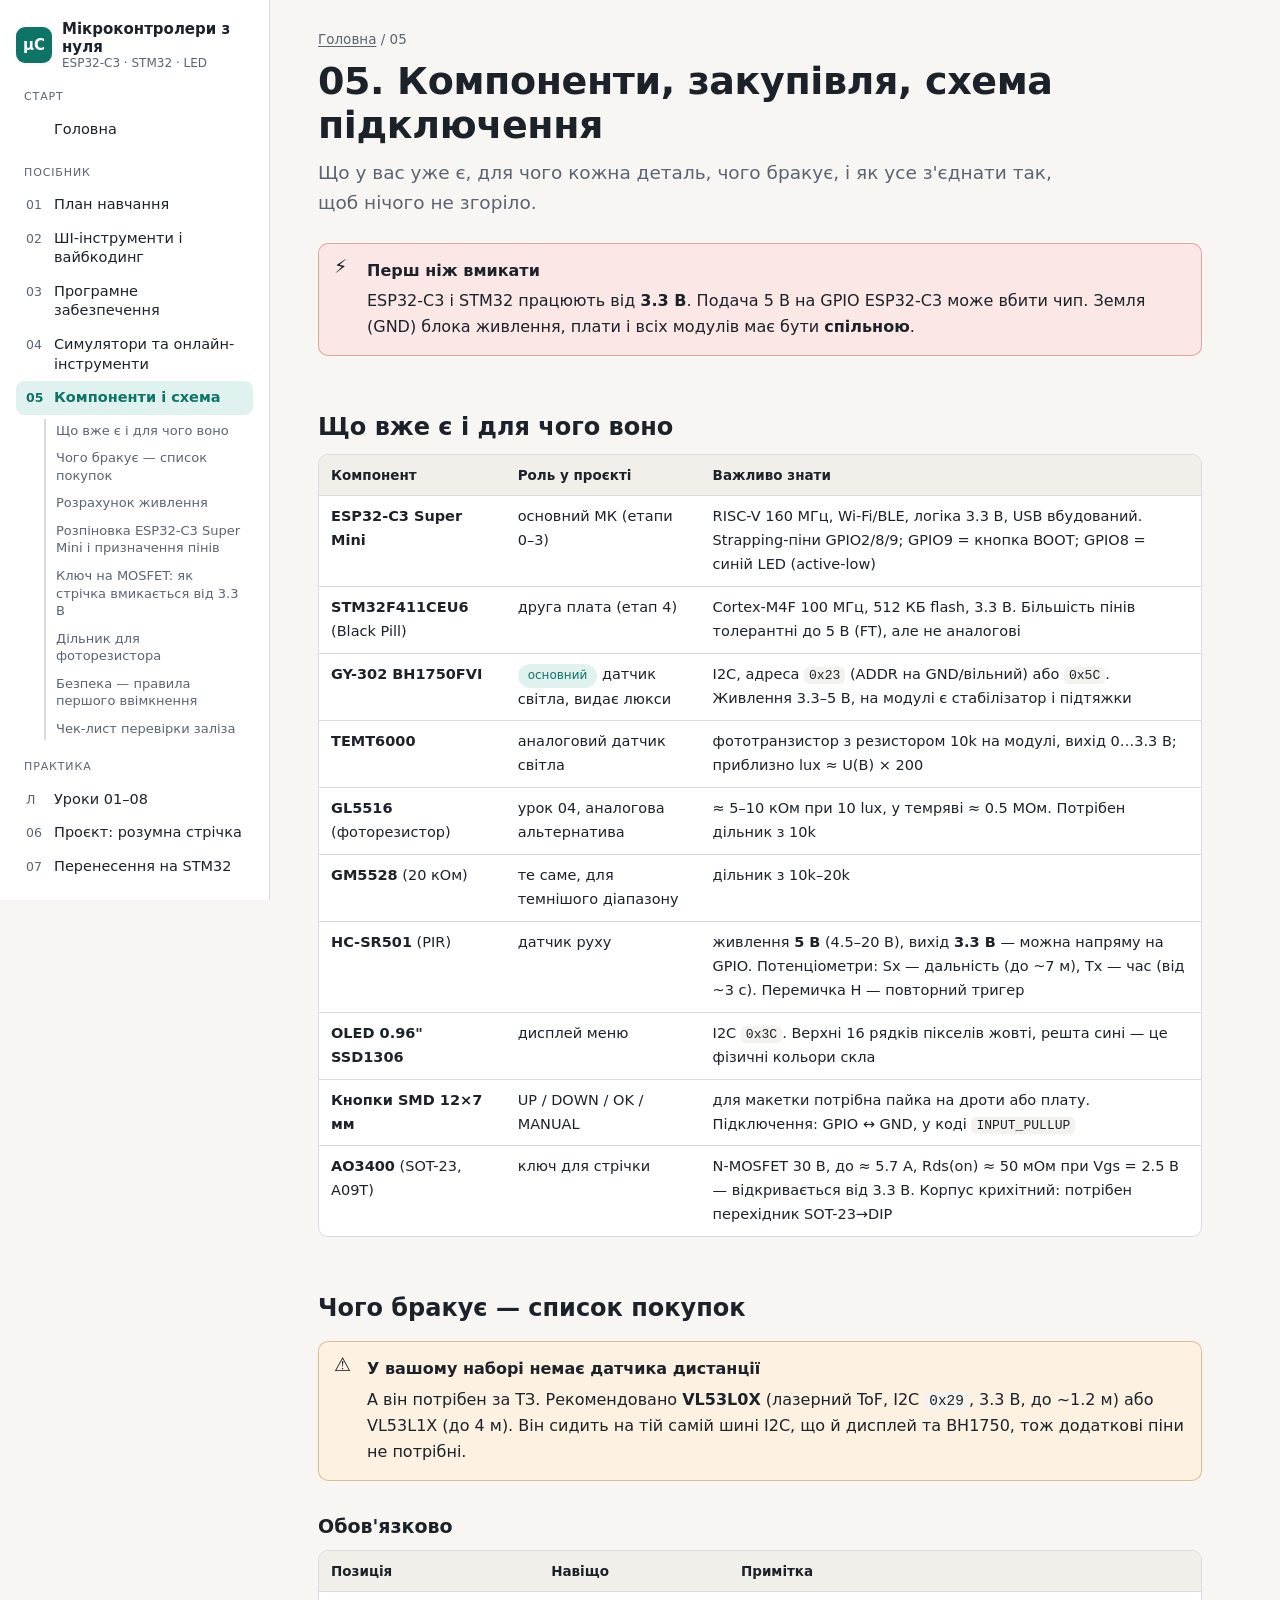
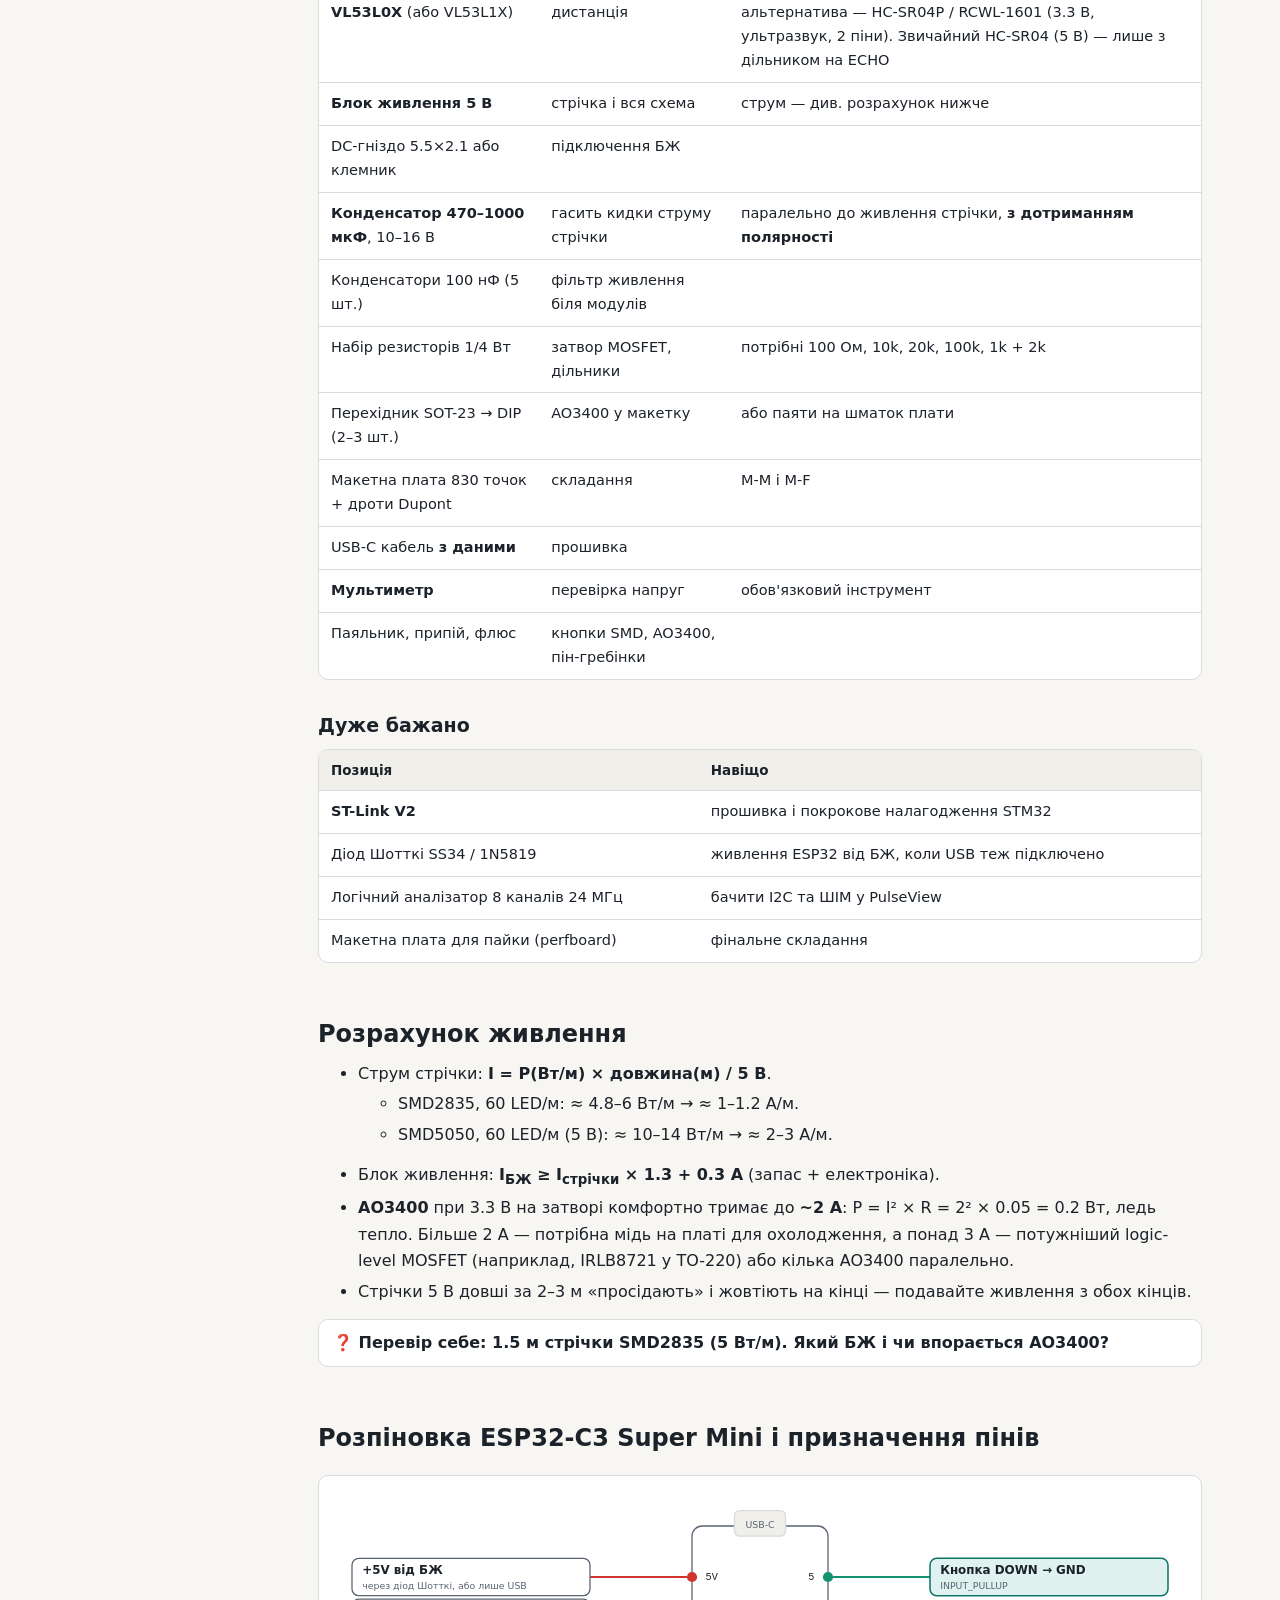
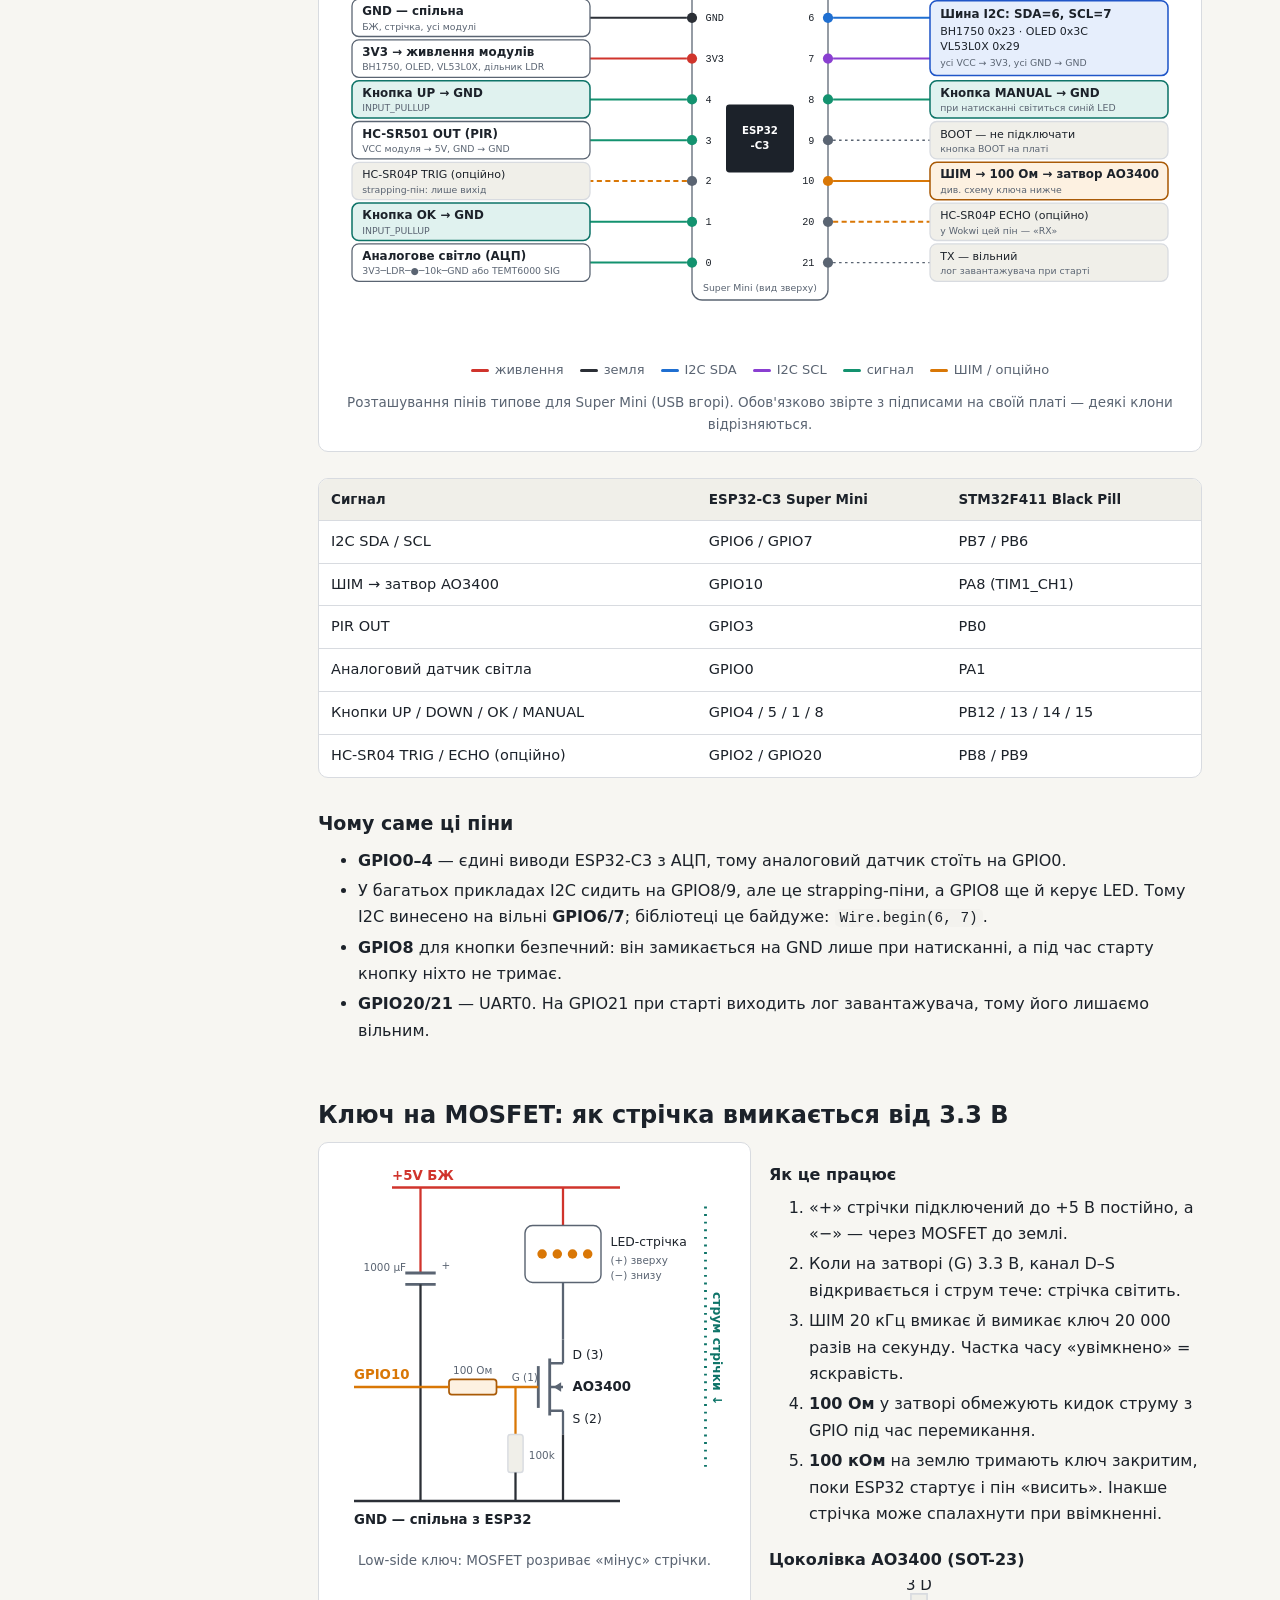
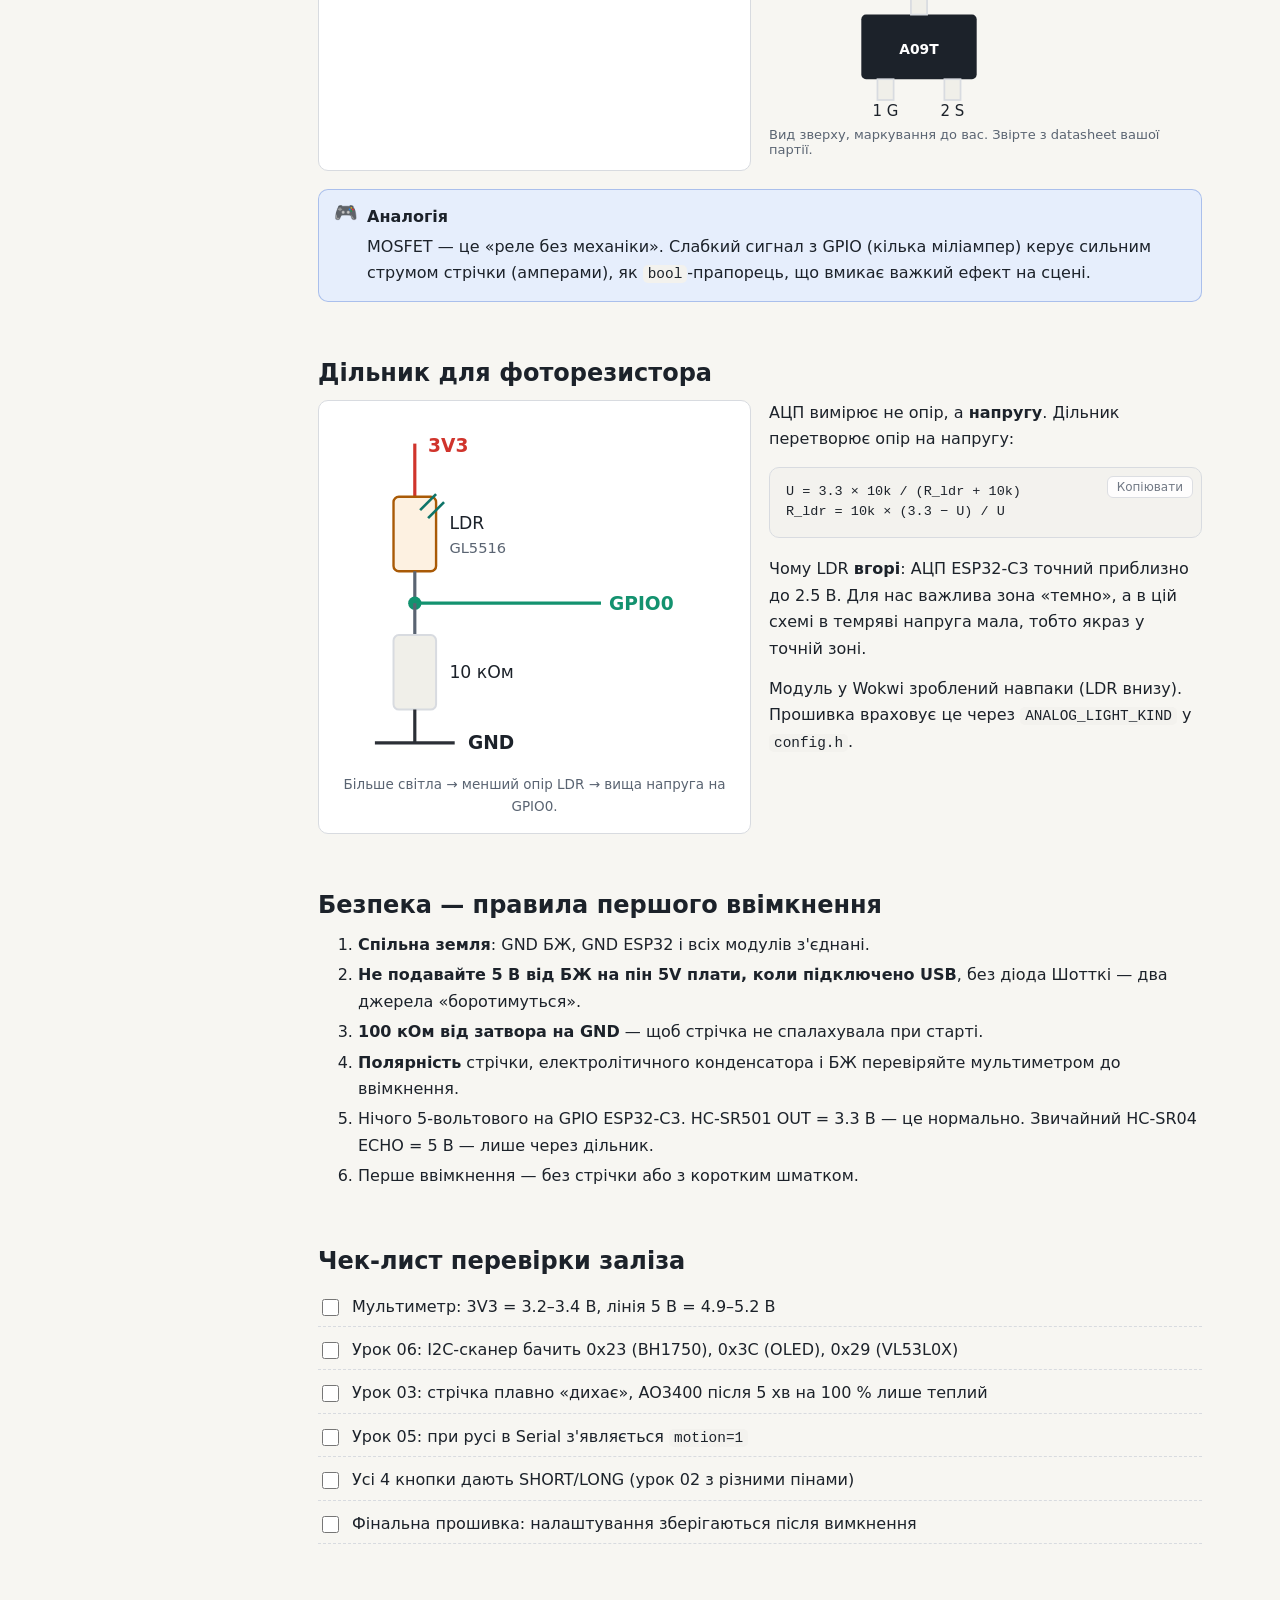
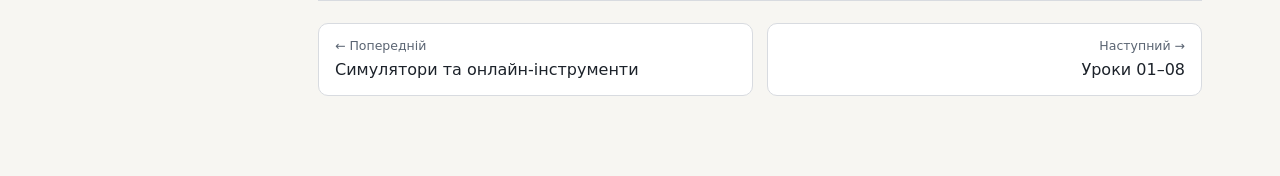
<file: site/05-hardware.html>
<!doctype html>
<html lang="uk">
<head>
<meta charset="utf-8">
<meta name="viewport" content="width=device-width, initial-scale=1">
<title>Компоненти і схема</title>
<link rel="stylesheet" href="assets/style.css">
<script src="assets/site.js"></script>
</head>
<body>
<div class="layout">
<aside class="sidebar" id="sidebar"><a href="index.html">Зміст</a></aside>
<main class="main">
<div class="topbar"><div class="crumbs"><a href="index.html">Головна</a> / 05</div><button class="btn menu-btn" type="button">☰ Меню</button></div>

<h1>05. Компоненти, закупівля, схема підключення</h1>
<p class="lead">Що у вас уже є, для чого кожна деталь, чого бракує, і як усе з'єднати так, щоб нічого не згоріло.</p>

<div class="callout danger"><span class="callout-title">Перш ніж вмикати</span>ESP32-C3 і STM32 працюють від <b>3.3 В</b>. Подача 5 В на GPIO ESP32-C3 може вбити чип. Земля (GND) блока живлення, плати і всіх модулів має бути <b>спільною</b>.</div>

<h2 id="have">Що вже є і для чого воно</h2>
<div class="table-wrap"><table>
<tr><th>Компонент</th><th>Роль у проєкті</th><th>Важливо знати</th></tr>
<tr><td><b>ESP32-C3 Super Mini</b></td><td>основний МК (етапи 0–3)</td><td>RISC-V 160 МГц, Wi-Fi/BLE, логіка 3.3 В, USB вбудований. Strapping-піни GPIO2/8/9; GPIO9 = кнопка BOOT; GPIO8 = синій LED (active-low)</td></tr>
<tr><td><b>STM32F411CEU6</b> (Black Pill)</td><td>друга плата (етап 4)</td><td>Cortex-M4F 100 МГц, 512 КБ flash, 3.3 В. Більшість пінів толерантні до 5 В (FT), але не аналогові</td></tr>
<tr><td><b>GY-302 BH1750FVI</b></td><td><span class="pill ok">основний</span> датчик світла, видає люкси</td><td>I2C, адреса <code>0x23</code> (ADDR на GND/вільний) або <code>0x5C</code>. Живлення 3.3–5 В, на модулі є стабілізатор і підтяжки</td></tr>
<tr><td><b>TEMT6000</b></td><td>аналоговий датчик світла</td><td>фототранзистор з резистором 10k на модулі, вихід 0…3.3 В; приблизно lux ≈ U(В) × 200</td></tr>
<tr><td><b>GL5516</b> (фоторезистор)</td><td>урок 04, аналогова альтернатива</td><td>≈ 5–10 кОм при 10 lux, у темряві ≈ 0.5 МОм. Потрібен дільник з 10k</td></tr>
<tr><td><b>GM5528</b> (20 кОм)</td><td>те саме, для темнішого діапазону</td><td>дільник з 10k–20k</td></tr>
<tr><td><b>HC-SR501</b> (PIR)</td><td>датчик руху</td><td>живлення <b>5 В</b> (4.5–20 В), вихід <b>3.3 В</b> — можна напряму на GPIO. Потенціометри: Sx — дальність (до ~7 м), Tx — час (від ~3 с). Перемичка H — повторний тригер</td></tr>
<tr><td><b>OLED 0.96" SSD1306</b></td><td>дисплей меню</td><td>I2C <code>0x3C</code>. Верхні 16 рядків пікселів жовті, решта сині — це фізичні кольори скла</td></tr>
<tr><td><b>Кнопки SMD 12×7 мм</b></td><td>UP / DOWN / OK / MANUAL</td><td>для макетки потрібна пайка на дроти або плату. Підключення: GPIO ↔ GND, у коді <code>INPUT_PULLUP</code></td></tr>
<tr><td><b>AO3400</b> (SOT-23, A09T)</td><td>ключ для стрічки</td><td>N-MOSFET 30 В, до ≈ 5.7 А, Rds(on) ≈ 50 мОм при Vgs = 2.5 В — відкривається від 3.3 В. Корпус крихітний: потрібен перехідник SOT-23→DIP</td></tr>
</table></div>

<h2 id="buy">Чого бракує — список покупок</h2>
<div class="callout warn"><span class="callout-title">У вашому наборі немає датчика дистанції</span>А він потрібен за ТЗ. Рекомендовано <b>VL53L0X</b> (лазерний ToF, I2C <code>0x29</code>, 3.3 В, до ~1.2 м) або VL53L1X (до 4 м). Він сидить на тій самій шині I2C, що й дисплей та BH1750, тож додаткові піни не потрібні.</div>

<h3>Обов'язково</h3>
<div class="table-wrap"><table>
<tr><th>Позиція</th><th>Навіщо</th><th>Примітка</th></tr>
<tr><td><b>VL53L0X</b> (або VL53L1X)</td><td>дистанція</td><td>альтернатива — HC-SR04P / RCWL-1601 (3.3 В, ультразвук, 2 піни). Звичайний HC-SR04 (5 В) — лише з дільником на ECHO</td></tr>
<tr><td><b>Блок живлення 5 В</b></td><td>стрічка і вся схема</td><td>струм — див. розрахунок нижче</td></tr>
<tr><td>DC-гніздо 5.5×2.1 або клемник</td><td>підключення БЖ</td><td></td></tr>
<tr><td><b>Конденсатор 470–1000 мкФ</b>, 10–16 В</td><td>гасить кидки струму стрічки</td><td>паралельно до живлення стрічки, <b>з дотриманням полярності</b></td></tr>
<tr><td>Конденсатори 100 нФ (5 шт.)</td><td>фільтр живлення біля модулів</td><td></td></tr>
<tr><td>Набір резисторів 1/4 Вт</td><td>затвор MOSFET, дільники</td><td>потрібні 100 Ом, 10k, 20k, 100k, 1k + 2k</td></tr>
<tr><td>Перехідник SOT-23 → DIP (2–3 шт.)</td><td>AO3400 у макетку</td><td>або паяти на шматок плати</td></tr>
<tr><td>Макетна плата 830 точок + дроти Dupont</td><td>складання</td><td>M-M і M-F</td></tr>
<tr><td>USB-C кабель <b>з даними</b></td><td>прошивка</td><td></td></tr>
<tr><td><b>Мультиметр</b></td><td>перевірка напруг</td><td>обов'язковий інструмент</td></tr>
<tr><td>Паяльник, припій, флюс</td><td>кнопки SMD, AO3400, пін-гребінки</td><td></td></tr>
</table></div>
<h3>Дуже бажано</h3>
<div class="table-wrap"><table>
<tr><th>Позиція</th><th>Навіщо</th></tr>
<tr><td><b>ST-Link V2</b></td><td>прошивка і покрокове налагодження STM32</td></tr>
<tr><td>Діод Шотткі SS34 / 1N5819</td><td>живлення ESP32 від БЖ, коли USB теж підключено</td></tr>
<tr><td>Логічний аналізатор 8 каналів 24 МГц</td><td>бачити I2C та ШІМ у PulseView</td></tr>
<tr><td>Макетна плата для пайки (perfboard)</td><td>фінальне складання</td></tr>
</table></div>

<h2 id="power">Розрахунок живлення</h2>
<ul>
  <li>Струм стрічки: <b>I = P(Вт/м) × довжина(м) / 5 В</b>.
    <ul>
      <li>SMD2835, 60 LED/м: ≈ 4.8–6 Вт/м → ≈ 1–1.2 А/м.</li>
      <li>SMD5050, 60 LED/м (5 В): ≈ 10–14 Вт/м → ≈ 2–3 А/м.</li>
    </ul>
  </li>
  <li>Блок живлення: <b>I<sub>БЖ</sub> ≥ I<sub>стрічки</sub> × 1.3 + 0.3 А</b> (запас + електроніка).</li>
  <li><b>AO3400</b> при 3.3 В на затворі комфортно тримає до <b>~2 А</b>: P = I² × R = 2² × 0.05 = 0.2 Вт, ледь тепло. Більше 2 А — потрібна мідь на платі для охолодження, а понад 3 А — потужніший logic-level MOSFET (наприклад, IRLB8721 у TO-220) або кілька AO3400 паралельно.</li>
  <li>Стрічки 5 В довші за 2–3 м «просідають» і жовтіють на кінці — подавайте живлення з обох кінців.</li>
</ul>
<details class="quiz"><summary>Перевір себе: 1.5 м стрічки SMD2835 (5 Вт/м). Який БЖ і чи впорається AO3400?</summary>
<div>Струм: 5 × 1.5 / 5 = <b>1.5 А</b>. БЖ: 1.5 × 1.3 + 0.3 ≈ <b>2.3 А</b>, отже беремо 5 В 3 А. AO3400: 1.5² × 0.05 ≈ 0.11 Вт — впорається легко.</div></details>

<h2 id="pinout">Розпіновка ESP32-C3 Super Mini і призначення пінів</h2>
<figure class="diagram">
<div class="diagram-scroll wide">
<svg viewBox="0 0 1000 540" role="img" aria-label="Схема підключення всіх модулів до ESP32-C3 Super Mini">
  <!-- плата -->
  <rect x="420" y="40" width="160" height="440" rx="12" class="d-box2"/>
  <rect x="470" y="22" width="60" height="30" rx="6" class="d-box"/><text x="500" y="42" text-anchor="middle" class="d-ts">USB-C</text>
  <rect x="460" y="250" width="80" height="80" rx="4" class="d-chip"/>
  <text x="500" y="285" text-anchor="middle" class="d-tw">ESP32</text><text x="500" y="302" text-anchor="middle" class="d-tw">-C3</text>
  <text x="500" y="470" text-anchor="middle" class="d-ts">Super Mini (вид зверху)</text>
  <!-- піни: ліві -->
  <g class="d-tm">
    <text x="436" y="104">5V</text><text x="436" y="152">GND</text><text x="436" y="200">3V3</text><text x="436" y="248">4</text>
    <text x="436" y="296">3</text><text x="436" y="344">2</text><text x="436" y="392">1</text><text x="436" y="440">0</text>
    <text x="564" y="104" text-anchor="end">5</text><text x="564" y="152" text-anchor="end">6</text><text x="564" y="200" text-anchor="end">7</text><text x="564" y="248" text-anchor="end">8</text>
    <text x="564" y="296" text-anchor="end">9</text><text x="564" y="344" text-anchor="end">10</text><text x="564" y="392" text-anchor="end">20</text><text x="564" y="440" text-anchor="end">21</text>
  </g>
  <g>
    <circle cx="420" cy="100" r="6" class="f-pwr"/><circle cx="420" cy="148" r="6" class="f-gnd"/><circle cx="420" cy="196" r="6" class="f-pwr"/>
    <circle cx="420" cy="244" r="6" class="f-sig"/><circle cx="420" cy="292" r="6" class="f-sig"/><circle cx="420" cy="340" r="6" class="f-muted"/>
    <circle cx="420" cy="388" r="6" class="f-sig"/><circle cx="420" cy="436" r="6" class="f-sig"/>
    <circle cx="580" cy="100" r="6" class="f-sig"/><circle cx="580" cy="148" r="6" class="f-sda"/><circle cx="580" cy="196" r="6" class="f-scl"/>
    <circle cx="580" cy="244" r="6" class="f-sig"/><circle cx="580" cy="292" r="6" class="f-muted"/><circle cx="580" cy="340" r="6" class="f-pwm"/>
    <circle cx="580" cy="388" r="6" class="f-muted"/><circle cx="580" cy="436" r="6" class="f-muted"/>
  </g>
  <!-- ліві з'єднання -->
  <path d="M414 100 H300" class="w-pwr"/><rect x="20" y="78" width="280" height="44" rx="8" class="d-box2"/>
  <text x="32" y="97" class="d-tb">+5V від БЖ</text><text x="32" y="114" class="d-ts">через діод Шотткі, або лише USB</text>
  <path d="M414 148 H300" class="w-gnd"/><rect x="20" y="126" width="280" height="44" rx="8" class="d-box2"/>
  <text x="32" y="145" class="d-tb">GND — спільна</text><text x="32" y="162" class="d-ts">БЖ, стрічка, усі модулі</text>
  <path d="M414 196 H300" class="w-pwr"/><rect x="20" y="174" width="280" height="44" rx="8" class="d-box2"/>
  <text x="32" y="193" class="d-tb">3V3 → живлення модулів</text><text x="32" y="210" class="d-ts">BH1750, OLED, VL53L0X, дільник LDR</text>
  <path d="M414 244 H300" class="w-sig"/><rect x="20" y="222" width="280" height="44" rx="8" class="d-acc"/>
  <text x="32" y="241" class="d-tb">Кнопка UP → GND</text><text x="32" y="258" class="d-ts">INPUT_PULLUP</text>
  <path d="M414 292 H300" class="w-sig"/><rect x="20" y="270" width="280" height="44" rx="8" class="d-box2"/>
  <text x="32" y="289" class="d-tb">HC-SR501 OUT (PIR)</text><text x="32" y="306" class="d-ts">VCC модуля → 5V, GND → GND</text>
  <path d="M414 340 H300" class="w-pwm" stroke-dasharray="6 4"/><rect x="20" y="318" width="280" height="44" rx="8" class="d-box"/>
  <text x="32" y="337" class="d-t">HC-SR04P TRIG (опційно)</text><text x="32" y="354" class="d-ts">strapping-пін: лише вихід</text>
  <path d="M414 388 H300" class="w-sig"/><rect x="20" y="366" width="280" height="44" rx="8" class="d-acc"/>
  <text x="32" y="385" class="d-tb">Кнопка OK → GND</text><text x="32" y="402" class="d-ts">INPUT_PULLUP</text>
  <path d="M414 436 H300" class="w-sig"/><rect x="20" y="414" width="280" height="44" rx="8" class="d-box2"/>
  <text x="32" y="433" class="d-tb">Аналогове світло (АЦП)</text><text x="32" y="450" class="d-ts">3V3─LDR─●─10k─GND або TEMT6000 SIG</text>
  <!-- праві з'єднання -->
  <path d="M586 100 H700" class="w-sig"/><rect x="700" y="78" width="280" height="44" rx="8" class="d-acc"/>
  <text x="712" y="97" class="d-tb">Кнопка DOWN → GND</text><text x="712" y="114" class="d-ts">INPUT_PULLUP</text>
  <path d="M586 148 H700" class="w-sda"/><path d="M586 196 H700" class="w-scl"/>
  <rect x="700" y="128" width="280" height="88" rx="8" class="d-info"/>
  <text x="712" y="148" class="d-tb">Шина I2C: SDA=6, SCL=7</text>
  <text x="712" y="168" class="d-t">BH1750 0x23 · OLED 0x3C</text>
  <text x="712" y="186" class="d-t">VL53L0X 0x29</text>
  <text x="712" y="205" class="d-ts">усі VCC → 3V3, усі GND → GND</text>
  <path d="M586 244 H700" class="w-sig"/><rect x="700" y="222" width="280" height="44" rx="8" class="d-acc"/>
  <text x="712" y="241" class="d-tb">Кнопка MANUAL → GND</text><text x="712" y="258" class="d-ts">при натисканні світиться синій LED</text>
  <path d="M586 292 H700" class="d-line" stroke-dasharray="3 4"/><rect x="700" y="270" width="280" height="44" rx="8" class="d-box"/>
  <text x="712" y="289" class="d-t">BOOT — не підключати</text><text x="712" y="306" class="d-ts">кнопка BOOT на платі</text>
  <path d="M586 340 H700" class="w-pwm"/><rect x="700" y="318" width="280" height="44" rx="8" class="d-warn"/>
  <text x="712" y="337" class="d-tb">ШІМ → 100 Ом → затвор AO3400</text><text x="712" y="354" class="d-ts">див. схему ключа нижче</text>
  <path d="M586 388 H700" class="w-pwm" stroke-dasharray="6 4"/><rect x="700" y="366" width="280" height="44" rx="8" class="d-box"/>
  <text x="712" y="385" class="d-t">HC-SR04P ECHO (опційно)</text><text x="712" y="402" class="d-ts">у Wokwi цей пін — «RX»</text>
  <path d="M586 436 H700" class="d-line" stroke-dasharray="3 4"/><rect x="700" y="414" width="280" height="44" rx="8" class="d-box"/>
  <text x="712" y="433" class="d-t">TX — вільний</text><text x="712" y="450" class="d-ts">лог завантажувача при старті</text>
</svg>
</div>
<div class="legend">
  <span style="--c:var(--w-pwr)">живлення</span><span style="--c:var(--w-gnd)">земля</span>
  <span style="--c:var(--w-sda)">I2C SDA</span><span style="--c:var(--w-scl)">I2C SCL</span>
  <span style="--c:var(--w-sig)">сигнал</span><span style="--c:var(--w-pwm)">ШІМ / опційно</span>
</div>
<figcaption>Розташування пінів типове для Super Mini (USB вгорі). Обов'язково звірте з підписами на своїй платі — деякі клони відрізняються.</figcaption>
</figure>

<div class="table-wrap"><table>
<tr><th>Сигнал</th><th>ESP32-C3 Super Mini</th><th>STM32F411 Black Pill</th></tr>
<tr><td>I2C SDA / SCL</td><td>GPIO6 / GPIO7</td><td>PB7 / PB6</td></tr>
<tr><td>ШІМ → затвор AO3400</td><td>GPIO10</td><td>PA8 (TIM1_CH1)</td></tr>
<tr><td>PIR OUT</td><td>GPIO3</td><td>PB0</td></tr>
<tr><td>Аналоговий датчик світла</td><td>GPIO0</td><td>PA1</td></tr>
<tr><td>Кнопки UP / DOWN / OK / MANUAL</td><td>GPIO4 / 5 / 1 / 8</td><td>PB12 / 13 / 14 / 15</td></tr>
<tr><td>HC-SR04 TRIG / ECHO (опційно)</td><td>GPIO2 / GPIO20</td><td>PB8 / PB9</td></tr>
</table></div>

<h3 id="why-pins">Чому саме ці піни</h3>
<ul>
  <li><b>GPIO0–4</b> — єдині виводи ESP32-C3 з АЦП, тому аналоговий датчик стоїть на GPIO0.</li>
  <li>У багатьох прикладах I2C сидить на GPIO8/9, але це strapping-піни, а GPIO8 ще й керує LED. Тому I2C винесено на вільні <b>GPIO6/7</b>; бібліотеці це байдуже: <code>Wire.begin(6, 7)</code>.</li>
  <li><b>GPIO8</b> для кнопки безпечний: він замикається на GND лише при натисканні, а під час старту кнопку ніхто не тримає.</li>
  <li><b>GPIO20/21</b> — UART0. На GPIO21 при старті виходить лог завантажувача, тому його лишаємо вільним.</li>
</ul>

<h2 id="mosfet">Ключ на MOSFET: як стрічка вмикається від 3.3 В</h2>
<div class="grid-2">
<figure class="diagram" style="margin:0">
<svg viewBox="0 0 420 400" role="img" aria-label="Схема low-side ключа на AO3400">
  <!-- +5V -->
  <path d="M60 30 H300" class="w-pwr"/><text x="60" y="22" class="d-tb" style="fill:var(--w-pwr)">+5V БЖ</text>
  <!-- конденсатор -->
  <path d="M90 30 V120" class="w-pwr"/>
  <path d="M74 120 H106 M74 132 H106" class="d-line" style="stroke-width:3"/>
  <path d="M90 132 V360" class="w-gnd"/>
  <text x="30" y="118" class="d-ts">1000 µF</text><text x="112" y="116" class="d-ts">+</text>
  <!-- стрічка -->
  <path d="M240 30 V70" class="w-pwr"/>
  <rect x="200" y="70" width="80" height="60" rx="8" class="d-box2"/>
  <g class="f-pwm"><circle cx="218" cy="100" r="5"/><circle cx="234" cy="100" r="5"/><circle cx="250" cy="100" r="5"/><circle cx="266" cy="100" r="5"/></g>
  <text x="290" y="92" class="d-t">LED-стрічка</text><text x="290" y="110" class="d-ts">(+) зверху</text><text x="290" y="126" class="d-ts">(−) знизу</text>
  <path d="M240 130 V190" class="d-line" style="stroke-width:2.4"/>
  <!-- MOSFET -->
  <path d="M240 190 V215 M240 265 V290" class="d-line" style="stroke-width:2.4"/>
  <path d="M226 210 V270" class="d-line" style="stroke-width:3"/>
  <path d="M226 215 H240 M226 240 H240 M226 265 H240" class="d-line" style="stroke-width:2.4"/>
  <path d="M214 218 V262" class="d-line" style="stroke-width:3"/>
  <path d="M230 240 l8 -5 v10 z" class="f-muted"/>
  <text x="250" y="210" class="d-t">D (3)</text><text x="250" y="244" class="d-tb">AO3400</text><text x="250" y="278" class="d-t">S (2)</text>
  <!-- затвор -->
  <path d="M214 240 H170" class="w-pwm"/>
  <rect x="120" y="232" width="50" height="16" rx="3" class="d-warn"/><text x="145" y="226" text-anchor="middle" class="d-ts">100 Ом</text>
  <path d="M120 240 H20" class="w-pwm"/><text x="20" y="232" class="d-tb" style="fill:var(--w-pwm)">GPIO10</text>
  <text x="186" y="234" class="d-ts">G (1)</text>
  <path d="M190 240 V290" class="w-pwm"/>
  <rect x="182" y="290" width="16" height="40" rx="3" class="d-box"/><text x="204" y="316" class="d-ts">100k</text>
  <path d="M190 330 V360" class="w-gnd"/>
  <path d="M240 290 V360" class="w-gnd"/>
  <path d="M20 360 H300" class="w-gnd"/><text x="20" y="384" class="d-tb">GND — спільна з ESP32</text>
  <!-- струм -->
  <path d="M390 50 V330" class="d-arrow" stroke-dasharray="2 6" style="stroke-width:3"/>
  <text x="398" y="140" class="d-ta" transform="rotate(90 398 140)">струм стрічки ↓</text>
</svg>
<figcaption>Low-side ключ: MOSFET розриває «мінус» стрічки.</figcaption>
</figure>
<div>
<h4>Як це працює</h4>
<ol>
  <li>«+» стрічки підключений до +5 В постійно, а «−» — через MOSFET до землі.</li>
  <li>Коли на затворі (G) 3.3 В, канал D–S відкривається і струм тече: стрічка світить.</li>
  <li>ШІМ 20 кГц вмикає й вимикає ключ 20 000 разів на секунду. Частка часу «увімкнено» = яскравість.</li>
  <li><b>100 Ом</b> у затворі обмежують кидок струму з GPIO під час перемикання.</li>
  <li><b>100 кОм</b> на землю тримають ключ закритим, поки ESP32 стартує і пін «висить». Інакше стрічка може спалахнути при ввімкненні.</li>
</ol>
<h4>Цоколівка AO3400 (SOT-23)</h4>
<svg viewBox="0 0 260 120" role="img" aria-label="Цоколівка SOT-23 AO3400" style="max-width:300px">
  <rect x="80" y="30" width="100" height="56" rx="4" class="d-chip"/>
  <text x="130" y="64" text-anchor="middle" class="d-tw">A09T</text>
  <rect x="94" y="86" width="14" height="18" class="d-box"/><rect x="152" y="86" width="14" height="18" class="d-box"/>
  <rect x="123" y="12" width="14" height="18" class="d-box"/>
  <text x="101" y="118" text-anchor="middle" class="d-t">1 G</text><text x="159" y="118" text-anchor="middle" class="d-t">2 S</text>
  <text x="130" y="9" text-anchor="middle" class="d-t">3 D</text>
</svg>
<p class="d-ts" style="font-size:13px;color:var(--muted)">Вид зверху, маркування до вас. Звірте з datasheet вашої партії.</p>
</div>
</div>

<div class="callout unity"><span class="callout-title">Аналогія</span>MOSFET — це «реле без механіки». Слабкий сигнал з GPIO (кілька міліампер) керує сильним струмом стрічки (амперами), як <code>bool</code>-прапорець, що вмикає важкий ефект на сцені.</div>

<h2 id="divider">Дільник для фоторезистора</h2>
<div class="grid-2">
<figure class="diagram" style="margin:0">
<svg viewBox="0 0 300 260" role="img" aria-label="Дільник напруги з фоторезистором">
  <path d="M60 20 V60" class="w-pwr"/><text x="70" y="26" class="d-tb" style="fill:var(--w-pwr)">3V3</text>
  <rect x="44" y="60" width="32" height="56" rx="4" class="d-warn"/><text x="86" y="84" class="d-t">LDR</text><text x="86" y="102" class="d-ts">GL5516</text>
  <path d="M64 70 l12 -12 M70 76 l12 -12" class="d-arrow"/>
  <path d="M60 116 V140" class="d-line" style="stroke-width:2.4"/>
  <circle cx="60" cy="140" r="5" class="f-sig"/>
  <path d="M60 140 H200" class="w-sig"/><text x="206" y="145" class="d-tb" style="fill:var(--w-sig)">GPIO0</text>
  <path d="M60 140 V164" class="d-line" style="stroke-width:2.4"/>
  <rect x="44" y="164" width="32" height="56" rx="4" class="d-box"/><text x="86" y="196" class="d-t">10 кОм</text>
  <path d="M60 220 V245 M30 245 H90" class="w-gnd"/><text x="100" y="250" class="d-tb">GND</text>
</svg>
<figcaption>Більше світла → менший опір LDR → вища напруга на GPIO0.</figcaption>
</figure>
<div>
<p>АЦП вимірює не опір, а <b>напругу</b>. Дільник перетворює опір на напругу:</p>
<pre><code>U = 3.3 × 10k / (R_ldr + 10k)
R_ldr = 10k × (3.3 − U) / U</code></pre>
<p>Чому LDR <b>вгорі</b>: АЦП ESP32-C3 точний приблизно до 2.5 В. Для нас важлива зона «темно», а в цій схемі в темряві напруга мала, тобто якраз у точній зоні.</p>
<p>Модуль у Wokwi зроблений навпаки (LDR внизу). Прошивка враховує це через <code>ANALOG_LIGHT_KIND</code> у <code>config.h</code>.</p>
</div>
</div>

<h2 id="safety">Безпека — правила першого ввімкнення</h2>
<ol>
  <li><b>Спільна земля</b>: GND БЖ, GND ESP32 і всіх модулів з'єднані.</li>
  <li><b>Не подавайте 5 В від БЖ на пін 5V плати, коли підключено USB</b>, без діода Шотткі — два джерела «боротимуться».</li>
  <li><b>100 кОм від затвора на GND</b> — щоб стрічка не спалахувала при старті.</li>
  <li><b>Полярність</b> стрічки, електролітичного конденсатора і БЖ перевіряйте мультиметром до ввімкнення.</li>
  <li>Нічого 5-вольтового на GPIO ESP32-C3. HC-SR501 OUT = 3.3 В — це нормально. Звичайний HC-SR04 ECHO = 5 В — лише через дільник.</li>
  <li>Перше ввімкнення — без стрічки або з коротким шматком.</li>
</ol>

<h2 id="checklist">Чек-лист перевірки заліза</h2>
<ul class="checklist">
  <li><input type="checkbox" id="h1" data-key="h1"><label for="h1">Мультиметр: 3V3 = 3.2–3.4 В, лінія 5 В = 4.9–5.2 В</label></li>
  <li><input type="checkbox" id="h2" data-key="h2"><label for="h2">Урок 06: I2C-сканер бачить 0x23 (BH1750), 0x3C (OLED), 0x29 (VL53L0X)</label></li>
  <li><input type="checkbox" id="h3" data-key="h3"><label for="h3">Урок 03: стрічка плавно «дихає», AO3400 після 5 хв на 100 % лише теплий</label></li>
  <li><input type="checkbox" id="h4" data-key="h4"><label for="h4">Урок 05: при русі в Serial з'являється <code>motion=1</code></label></li>
  <li><input type="checkbox" id="h5" data-key="h5"><label for="h5">Усі 4 кнопки дають SHORT/LONG (урок 02 з різними пінами)</label></li>
  <li><input type="checkbox" id="h6" data-key="h6"><label for="h6">Фінальна прошивка: налаштування зберігаються після вимкнення</label></li>
</ul>

<nav class="pager" id="pager"></nav>
</main>
</div>
</body>
</html>
</file>
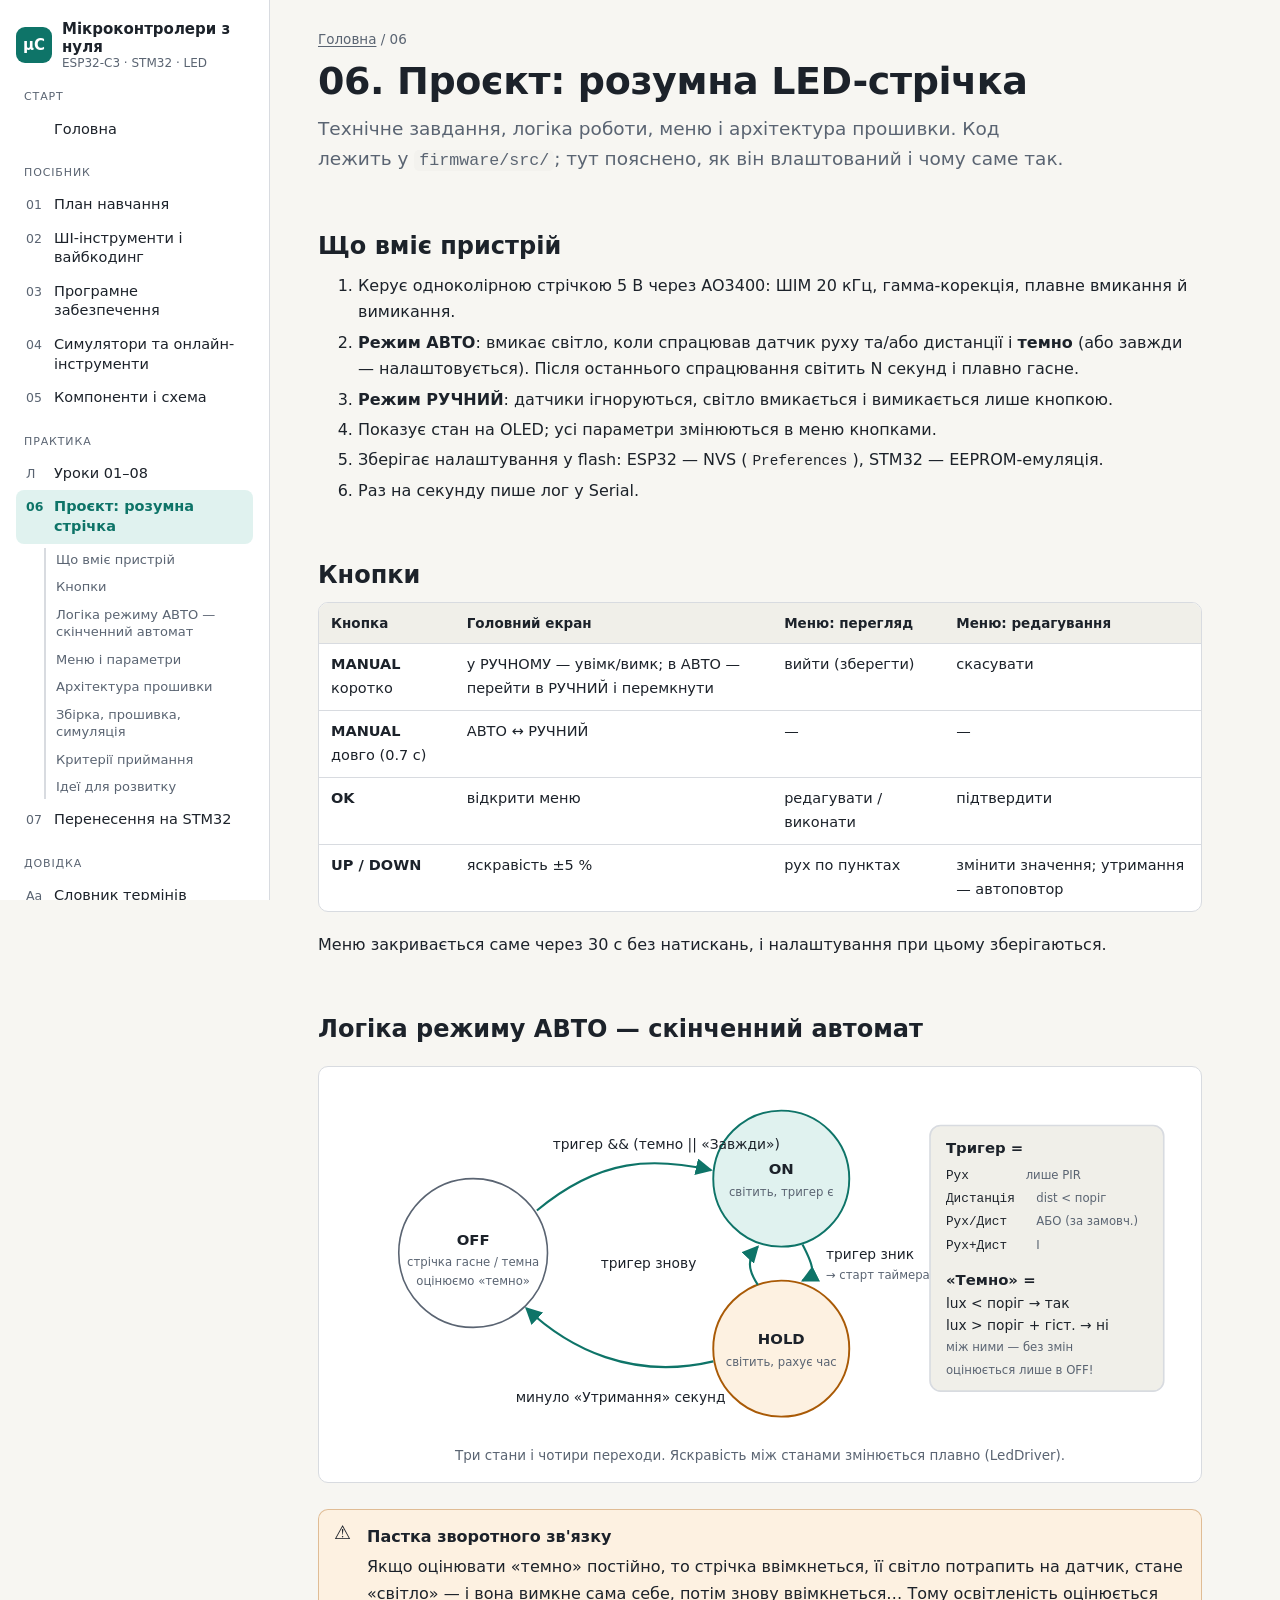
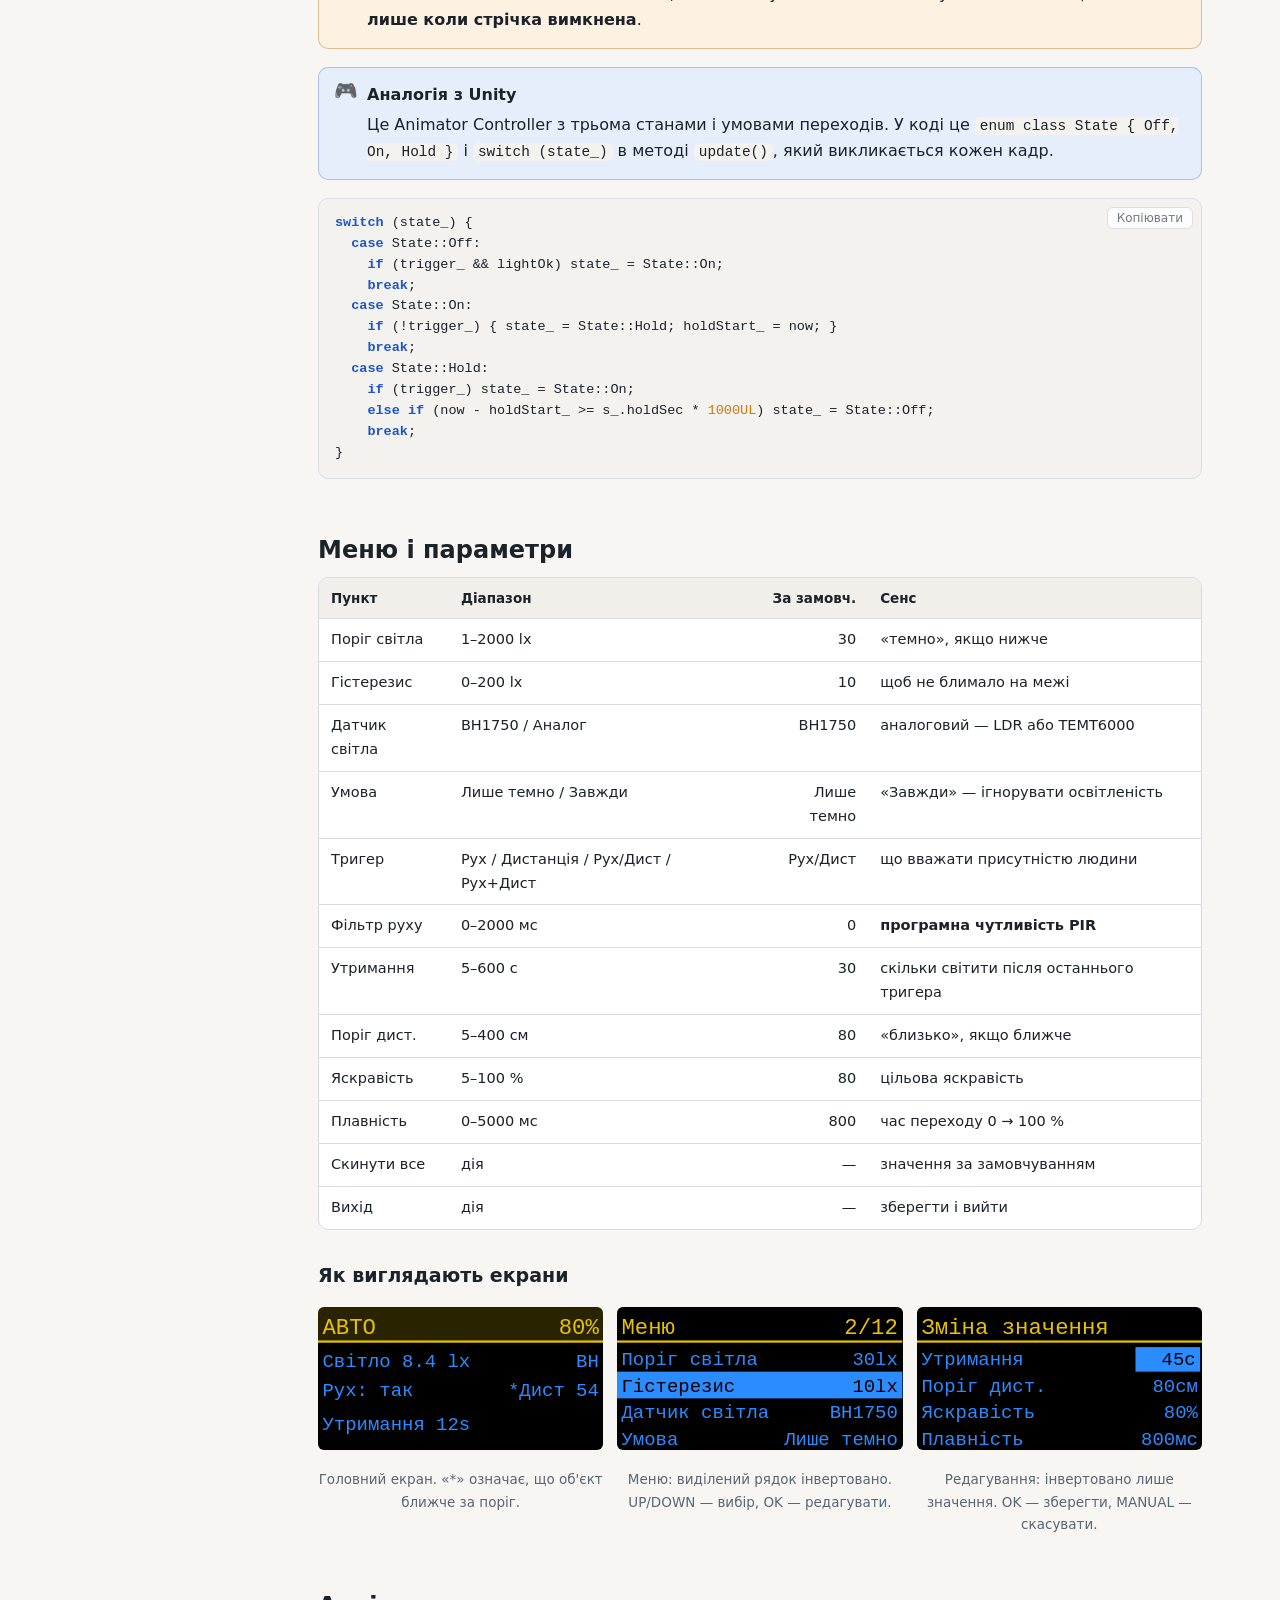
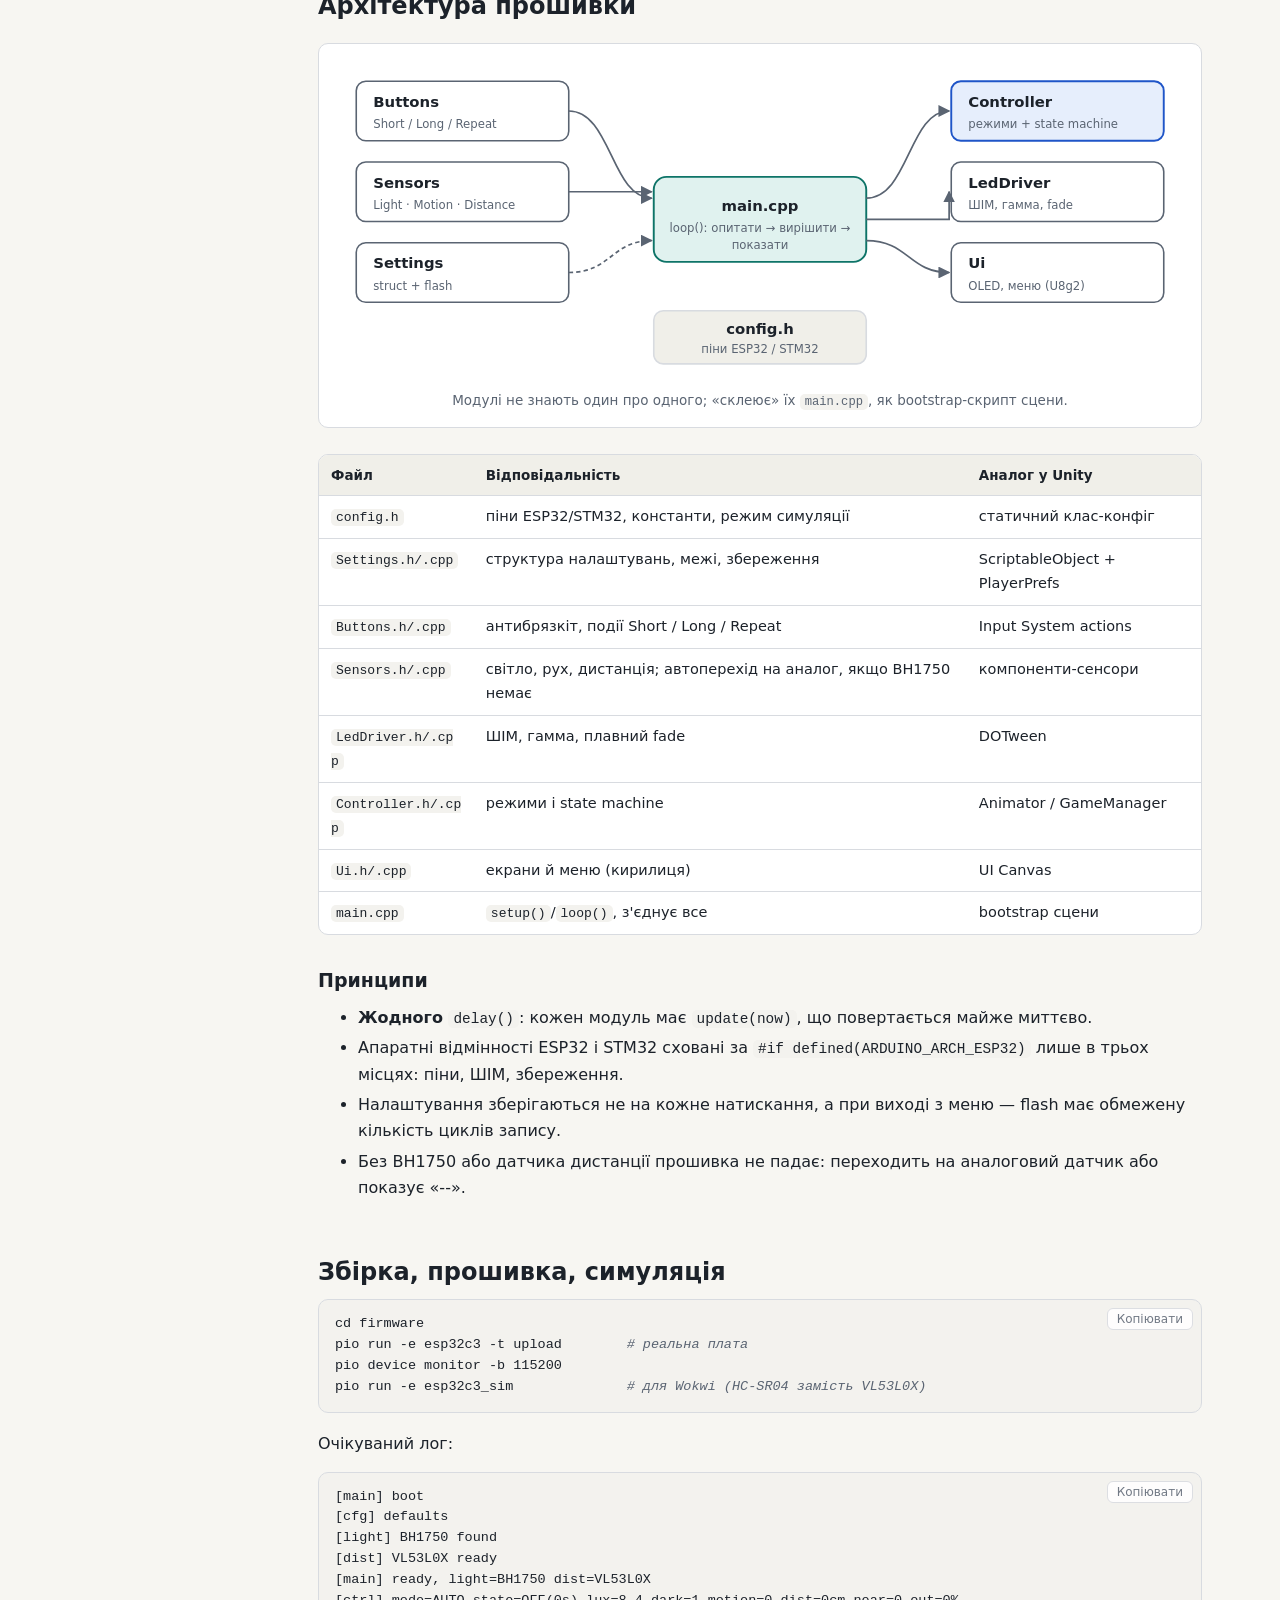
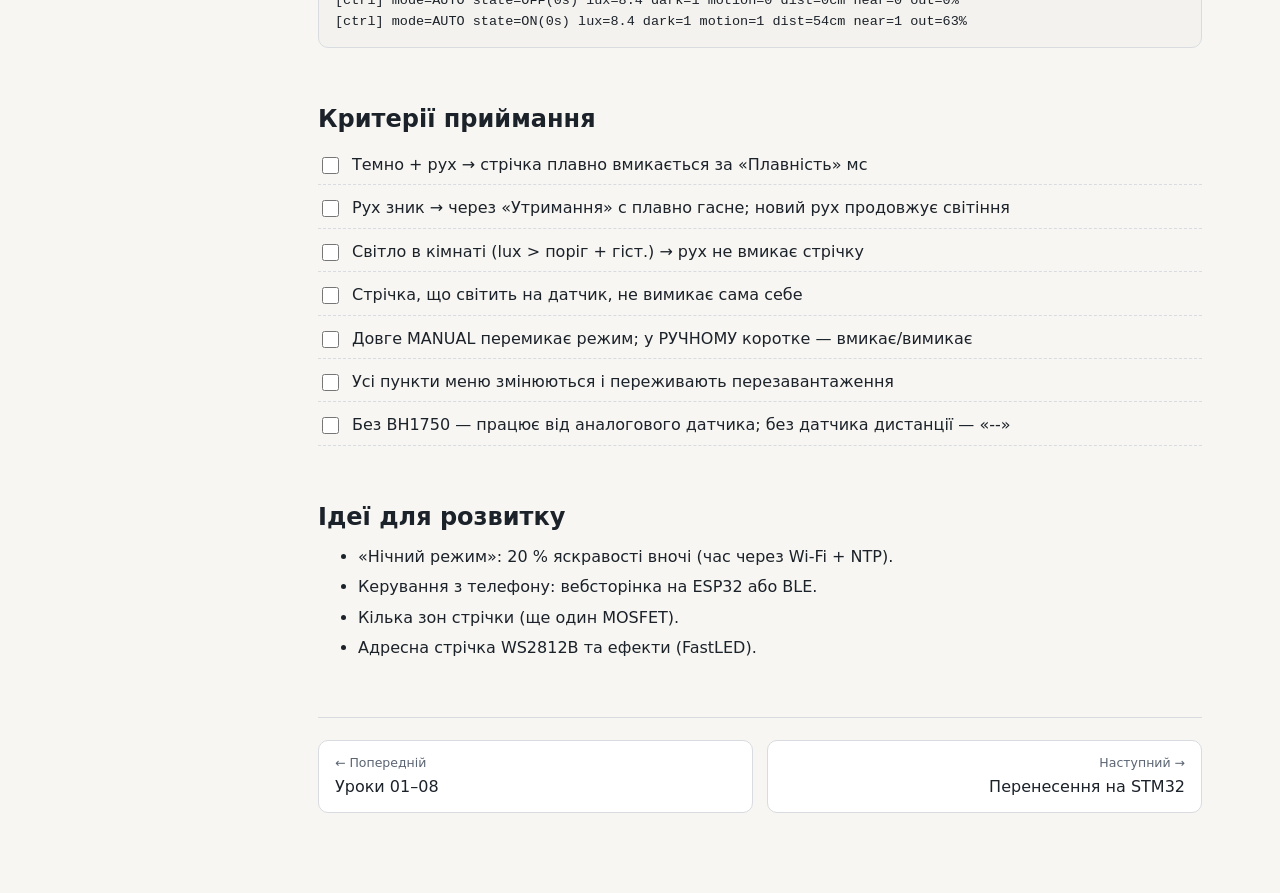
<file: site/06-project.html>
<!doctype html>
<html lang="uk">
<head>
<meta charset="utf-8">
<meta name="viewport" content="width=device-width, initial-scale=1">
<title>Проєкт: розумна стрічка</title>
<link rel="stylesheet" href="assets/style.css">
<script src="assets/site.js"></script>
</head>
<body>
<div class="layout">
<aside class="sidebar" id="sidebar"><a href="index.html">Зміст</a></aside>
<main class="main">
<div class="topbar"><div class="crumbs"><a href="index.html">Головна</a> / 06</div><button class="btn menu-btn" type="button">☰ Меню</button></div>

<h1>06. Проєкт: розумна LED-стрічка</h1>
<p class="lead">Технічне завдання, логіка роботи, меню і архітектура прошивки. Код лежить у <code>firmware/src/</code>; тут пояснено, як він влаштований і чому саме так.</p>

<h2 id="spec">Що вміє пристрій</h2>
<ol>
  <li>Керує одноколірною стрічкою 5 В через AO3400: ШІМ 20 кГц, гамма-корекція, плавне вмикання й вимикання.</li>
  <li><b>Режим АВТО</b>: вмикає світло, коли спрацював датчик руху та/або дистанції і <b>темно</b> (або завжди — налаштовується). Після останнього спрацювання світить N секунд і плавно гасне.</li>
  <li><b>Режим РУЧНИЙ</b>: датчики ігноруються, світло вмикається і вимикається лише кнопкою.</li>
  <li>Показує стан на OLED; усі параметри змінюються в меню кнопками.</li>
  <li>Зберігає налаштування у flash: ESP32 — NVS (<code>Preferences</code>), STM32 — EEPROM-емуляція.</li>
  <li>Раз на секунду пише лог у Serial.</li>
</ol>

<h2 id="buttons">Кнопки</h2>
<div class="table-wrap"><table>
<tr><th>Кнопка</th><th>Головний екран</th><th>Меню: перегляд</th><th>Меню: редагування</th></tr>
<tr><td><b>MANUAL</b> коротко</td><td>у РУЧНОМУ — увімк/вимк; в АВТО — перейти в РУЧНИЙ і перемкнути</td><td>вийти (зберегти)</td><td>скасувати</td></tr>
<tr><td><b>MANUAL</b> довго (0.7 с)</td><td>АВТО ↔ РУЧНИЙ</td><td>—</td><td>—</td></tr>
<tr><td><b>OK</b></td><td>відкрити меню</td><td>редагувати / виконати</td><td>підтвердити</td></tr>
<tr><td><b>UP / DOWN</b></td><td>яскравість ±5 %</td><td>рух по пунктах</td><td>змінити значення; утримання — автоповтор</td></tr>
</table></div>
<p>Меню закривається саме через 30 с без натискань, і налаштування при цьому зберігаються.</p>

<h2 id="logic">Логіка режиму АВТО — скінченний автомат</h2>
<figure class="diagram">
<div class="diagram-scroll">
<svg viewBox="0 0 800 330" role="img" aria-label="Діаграма станів: OFF, ON, HOLD">
  <defs><marker id="mk6" viewBox="0 0 10 10" refX="9" refY="5" markerWidth="8" markerHeight="8" orient="auto-start-reverse"><path d="M0,0 L10,5 L0,10 z" class="f-acc"/></marker></defs>
  <circle cx="130" cy="160" r="70" class="d-box2"/>
  <text x="130" y="152" text-anchor="middle" class="d-tb">OFF</text><text x="130" y="172" text-anchor="middle" class="d-ts">стрічка гасне / темна</text>
  <text x="130" y="190" text-anchor="middle" class="d-ts">оцінюємо «темно»</text>
  <circle cx="420" cy="90" r="64" class="d-acc"/>
  <text x="420" y="86" text-anchor="middle" class="d-tb">ON</text><text x="420" y="106" text-anchor="middle" class="d-ts">світить, тригер є</text>
  <circle cx="420" cy="250" r="64" class="d-warn"/>
  <text x="420" y="246" text-anchor="middle" class="d-tb">HOLD</text><text x="420" y="266" text-anchor="middle" class="d-ts">світить, рахує час</text>

  <path d="M190 120 C250 70 300 70 354 82" class="d-arrow" marker-end="url(#mk6)"/>
  <text x="205" y="62" class="d-t">тригер &amp;&amp; (темно || «Завжди»)</text>
  <path d="M440 152 C452 175 452 180 440 186" class="d-arrow" marker-end="url(#mk6)"/>
  <text x="462" y="166" class="d-t">тригер зник</text>
  <text x="462" y="184" class="d-ts">→ старт таймера</text>
  <path d="M398 190 C388 175 388 165 398 154" class="d-arrow" marker-end="url(#mk6)"/>
  <text x="250" y="174" class="d-t">тригер знову</text>
  <path d="M356 262 C280 280 220 250 180 212" class="d-arrow" marker-end="url(#mk6)"/>
  <text x="170" y="300" class="d-t">минуло «Утримання» секунд</text>

  <rect x="560" y="40" width="220" height="250" rx="10" class="d-box"/>
  <text x="575" y="66" class="d-tb">Тригер =</text>
  <text x="575" y="90" class="d-tm">Рух</text><text x="650" y="90" class="d-ts">лише PIR</text>
  <text x="575" y="112" class="d-tm">Дистанція</text><text x="660" y="112" class="d-ts">dist &lt; поріг</text>
  <text x="575" y="134" class="d-tm">Рух/Дист</text><text x="660" y="134" class="d-ts">АБО (за замовч.)</text>
  <text x="575" y="156" class="d-tm">Рух+Дист</text><text x="660" y="156" class="d-ts">І</text>
  <text x="575" y="190" class="d-tb">«Темно» =</text>
  <text x="575" y="212" class="d-t">lux &lt; поріг → так</text>
  <text x="575" y="232" class="d-t">lux &gt; поріг + гіст. → ні</text>
  <text x="575" y="252" class="d-ts">між ними — без змін</text>
  <text x="575" y="274" class="d-ts">оцінюється лише в OFF!</text>
</svg>
</div>
<figcaption>Три стани і чотири переходи. Яскравість між станами змінюється плавно (LedDriver).</figcaption>
</figure>

<div class="callout warn"><span class="callout-title">Пастка зворотного зв'язку</span>Якщо оцінювати «темно» постійно, то стрічка ввімкнеться, її світло потрапить на датчик, стане «світло» — і вона вимкне сама себе, потім знову ввімкнеться… Тому освітленість оцінюється <b>лише коли стрічка вимкнена</b>.</div>

<div class="callout unity"><span class="callout-title">Аналогія з Unity</span>Це Animator Controller з трьома станами і умовами переходів. У коді це <code>enum class State { Off, On, Hold }</code> і <code>switch (state_)</code> в методі <code>update()</code>, який викликається кожен кадр.</div>

<pre><code><span class="k">switch</span> (state_) {
  <span class="k">case</span> State::Off:
    <span class="k">if</span> (trigger_ &amp;&amp; lightOk) state_ = State::On;
    <span class="k">break</span>;
  <span class="k">case</span> State::On:
    <span class="k">if</span> (!trigger_) { state_ = State::Hold; holdStart_ = now; }
    <span class="k">break</span>;
  <span class="k">case</span> State::Hold:
    <span class="k">if</span> (trigger_) state_ = State::On;
    <span class="k">else if</span> (now - holdStart_ &gt;= s_.holdSec * <span class="n">1000UL</span>) state_ = State::Off;
    <span class="k">break</span>;
}</code></pre>

<h2 id="menu">Меню і параметри</h2>
<div class="table-wrap"><table>
<tr><th>Пункт</th><th>Діапазон</th><th class="num">За замовч.</th><th>Сенс</th></tr>
<tr><td>Поріг світла</td><td>1–2000 lx</td><td class="num">30</td><td>«темно», якщо нижче</td></tr>
<tr><td>Гістерезис</td><td>0–200 lx</td><td class="num">10</td><td>щоб не блимало на межі</td></tr>
<tr><td>Датчик світла</td><td>BH1750 / Аналог</td><td class="num">BH1750</td><td>аналоговий — LDR або TEMT6000</td></tr>
<tr><td>Умова</td><td>Лише темно / Завжди</td><td class="num">Лише темно</td><td>«Завжди» — ігнорувати освітленість</td></tr>
<tr><td>Тригер</td><td>Рух / Дистанція / Рух/Дист / Рух+Дист</td><td class="num">Рух/Дист</td><td>що вважати присутністю людини</td></tr>
<tr><td>Фільтр руху</td><td>0–2000 мс</td><td class="num">0</td><td><b>програмна чутливість PIR</b></td></tr>
<tr><td>Утримання</td><td>5–600 с</td><td class="num">30</td><td>скільки світити після останнього тригера</td></tr>
<tr><td>Поріг дист.</td><td>5–400 см</td><td class="num">80</td><td>«близько», якщо ближче</td></tr>
<tr><td>Яскравість</td><td>5–100 %</td><td class="num">80</td><td>цільова яскравість</td></tr>
<tr><td>Плавність</td><td>0–5000 мс</td><td class="num">800</td><td>час переходу 0 → 100 %</td></tr>
<tr><td>Скинути все</td><td>дія</td><td class="num">—</td><td>значення за замовчуванням</td></tr>
<tr><td>Вихід</td><td>дія</td><td class="num">—</td><td>зберегти і вийти</td></tr>
</table></div>

<h3 id="screens">Як виглядають екрани</h3>
<div class="cards">
<figure style="margin:0">
<svg viewBox="0 0 256 128" role="img" aria-label="Головний екран" style="background:#000;border-radius:6px">
  <rect x="0" y="0" width="256" height="32" style="fill:var(--oled-yellow)" opacity=".18"/>
  <g font-family="monospace" font-size="20">
  <text x="4" y="24" style="fill:var(--oled-yellow)">АВТО</text><text x="252" y="24" text-anchor="end" style="fill:var(--oled-yellow)">80%</text>
  <rect x="0" y="30" width="256" height="2" style="fill:var(--oled-yellow)"/>
  <text x="4" y="54" font-size="17" style="fill:var(--oled-blue)">Світло 8.4 lx</text><text x="252" y="54" text-anchor="end" font-size="17" style="fill:var(--oled-blue)">BH</text>
  <text x="4" y="80" font-size="17" style="fill:var(--oled-blue)">Рух: так</text><text x="252" y="80" text-anchor="end" font-size="17" style="fill:var(--oled-blue)">*Дист 54</text>
  <text x="4" y="110" font-size="17" style="fill:var(--oled-blue)">Утримання 12s</text>
  </g>
</svg>
<figcaption>Головний екран. «*» означає, що об'єкт ближче за поріг.</figcaption>
</figure>
<figure style="margin:0">
<svg viewBox="0 0 256 128" role="img" aria-label="Меню: перегляд" style="background:#000;border-radius:6px">
  <g font-family="monospace" font-size="17">
  <text x="4" y="24" font-size="20" style="fill:var(--oled-yellow)">Меню</text><text x="252" y="24" text-anchor="end" font-size="20" style="fill:var(--oled-yellow)">2/12</text>
  <rect x="0" y="30" width="256" height="2" style="fill:var(--oled-yellow)"/>
  <text x="4" y="52" style="fill:var(--oled-blue)">Поріг світла</text><text x="252" y="52" text-anchor="end" style="fill:var(--oled-blue)">30lx</text>
  <rect x="0" y="58" width="256" height="24" style="fill:var(--oled-blue)"/>
  <text x="4" y="76" fill="#000">Гістерезис</text><text x="252" y="76" text-anchor="end" fill="#000">10lx</text>
  <text x="4" y="100" style="fill:var(--oled-blue)">Датчик світла</text><text x="252" y="100" text-anchor="end" style="fill:var(--oled-blue)">BH1750</text>
  <text x="4" y="124" style="fill:var(--oled-blue)">Умова</text><text x="252" y="124" text-anchor="end" style="fill:var(--oled-blue)">Лише темно</text>
  </g>
</svg>
<figcaption>Меню: виділений рядок інвертовано. UP/DOWN — вибір, OK — редагувати.</figcaption>
</figure>
<figure style="margin:0">
<svg viewBox="0 0 256 128" role="img" aria-label="Меню: редагування значення" style="background:#000;border-radius:6px">
  <g font-family="monospace" font-size="17">
  <text x="4" y="24" font-size="20" style="fill:var(--oled-yellow)">Зміна значення</text>
  <rect x="0" y="30" width="256" height="2" style="fill:var(--oled-yellow)"/>
  <text x="4" y="52" style="fill:var(--oled-blue)">Утримання</text>
  <rect x="196" y="36" width="58" height="22" style="fill:var(--oled-blue)"/><text x="250" y="52" text-anchor="end" fill="#000">45с</text>
  <text x="4" y="76" style="fill:var(--oled-blue)">Поріг дист.</text><text x="252" y="76" text-anchor="end" style="fill:var(--oled-blue)">80см</text>
  <text x="4" y="100" style="fill:var(--oled-blue)">Яскравість</text><text x="252" y="100" text-anchor="end" style="fill:var(--oled-blue)">80%</text>
  <text x="4" y="124" style="fill:var(--oled-blue)">Плавність</text><text x="252" y="124" text-anchor="end" style="fill:var(--oled-blue)">800мс</text>
  </g>
</svg>
<figcaption>Редагування: інвертовано лише значення. OK — зберегти, MANUAL — скасувати.</figcaption>
</figure>
</div>

<h2 id="arch">Архітектура прошивки</h2>
<figure class="diagram">
<div class="diagram-scroll">
<svg viewBox="0 0 800 300" role="img" aria-label="Модулі прошивки і потік даних">
  <defs><marker id="mk7" viewBox="0 0 10 10" refX="9" refY="5" markerWidth="7" markerHeight="7" orient="auto-start-reverse"><path d="M0,0 L10,5 L0,10 z" class="f-muted"/></marker></defs>
  <rect x="300" y="110" width="200" height="80" rx="12" class="d-acc"/>
  <text x="400" y="142" text-anchor="middle" class="d-tb">main.cpp</text><text x="400" y="162" text-anchor="middle" class="d-ts">loop(): опитати → вирішити →</text><text x="400" y="178" text-anchor="middle" class="d-ts">показати</text>
  <rect x="20" y="20" width="200" height="56" rx="9" class="d-box2"/><text x="36" y="44" class="d-tb">Buttons</text><text x="36" y="64" class="d-ts">Short / Long / Repeat</text>
  <rect x="20" y="96" width="200" height="56" rx="9" class="d-box2"/><text x="36" y="120" class="d-tb">Sensors</text><text x="36" y="140" class="d-ts">Light · Motion · Distance</text>
  <rect x="20" y="172" width="200" height="56" rx="9" class="d-box2"/><text x="36" y="196" class="d-tb">Settings</text><text x="36" y="216" class="d-ts">struct + flash</text>
  <rect x="580" y="20" width="200" height="56" rx="9" class="d-info"/><text x="596" y="44" class="d-tb">Controller</text><text x="596" y="64" class="d-ts">режими + state machine</text>
  <rect x="580" y="96" width="200" height="56" rx="9" class="d-box2"/><text x="596" y="120" class="d-tb">LedDriver</text><text x="596" y="140" class="d-ts">ШІМ, гамма, fade</text>
  <rect x="580" y="172" width="200" height="56" rx="9" class="d-box2"/><text x="596" y="196" class="d-tb">Ui</text><text x="596" y="216" class="d-ts">OLED, меню (U8g2)</text>
  <rect x="300" y="236" width="200" height="50" rx="9" class="d-box"/><text x="400" y="258" text-anchor="middle" class="d-tb">config.h</text><text x="400" y="276" text-anchor="middle" class="d-ts">піни ESP32 / STM32</text>
  <path d="M220 48 C260 48 260 130 298 130" class="d-line" marker-end="url(#mk7)"/>
  <path d="M220 124 H298" class="d-line" marker-end="url(#mk7)"/>
  <path d="M220 200 C260 200 260 170 298 170" class="d-line" marker-end="url(#mk7)" stroke-dasharray="4 3"/>
  <path d="M500 130 C540 130 540 48 578 48" class="d-line" marker-end="url(#mk7)"/>
  <path d="M500 150 H578 V124" class="d-line" marker-end="url(#mk7)"/>
  <path d="M500 170 C540 170 540 200 578 200" class="d-line" marker-end="url(#mk7)"/>
</svg>
</div>
<figcaption>Модулі не знають один про одного; «склеює» їх <code>main.cpp</code>, як bootstrap-скрипт сцени.</figcaption>
</figure>

<div class="table-wrap"><table>
<tr><th>Файл</th><th>Відповідальність</th><th>Аналог у Unity</th></tr>
<tr><td><code>config.h</code></td><td>піни ESP32/STM32, константи, режим симуляції</td><td>статичний клас-конфіг</td></tr>
<tr><td><code>Settings.h/.cpp</code></td><td>структура налаштувань, межі, збереження</td><td>ScriptableObject + PlayerPrefs</td></tr>
<tr><td><code>Buttons.h/.cpp</code></td><td>антибрязкіт, події Short / Long / Repeat</td><td>Input System actions</td></tr>
<tr><td><code>Sensors.h/.cpp</code></td><td>світло, рух, дистанція; автоперехід на аналог, якщо BH1750 немає</td><td>компоненти-сенсори</td></tr>
<tr><td><code>LedDriver.h/.cpp</code></td><td>ШІМ, гамма, плавний fade</td><td>DOTween</td></tr>
<tr><td><code>Controller.h/.cpp</code></td><td>режими і state machine</td><td>Animator / GameManager</td></tr>
<tr><td><code>Ui.h/.cpp</code></td><td>екрани й меню (кирилиця)</td><td>UI Canvas</td></tr>
<tr><td><code>main.cpp</code></td><td><code>setup()</code>/<code>loop()</code>, з'єднує все</td><td>bootstrap сцени</td></tr>
</table></div>

<h3 id="principles">Принципи</h3>
<ul>
  <li><b>Жодного <code>delay()</code></b>: кожен модуль має <code>update(now)</code>, що повертається майже миттєво.</li>
  <li>Апаратні відмінності ESP32 і STM32 сховані за <code>#if defined(ARDUINO_ARCH_ESP32)</code> лише в трьох місцях: піни, ШІМ, збереження.</li>
  <li>Налаштування зберігаються не на кожне натискання, а при виході з меню — flash має обмежену кількість циклів запису.</li>
  <li>Без BH1750 або датчика дистанції прошивка не падає: переходить на аналоговий датчик або показує «--».</li>
</ul>

<h2 id="build">Збірка, прошивка, симуляція</h2>
<pre><code>cd firmware
pio run -e esp32c3 -t upload        <span class="c"># реальна плата</span>
pio device monitor -b 115200
pio run -e esp32c3_sim              <span class="c"># для Wokwi (HC-SR04 замість VL53L0X)</span></code></pre>
<p>Очікуваний лог:</p>
<pre><code>[main] boot
[cfg] defaults
[light] BH1750 found
[dist] VL53L0X ready
[main] ready, light=BH1750 dist=VL53L0X
[ctrl] mode=AUTO state=OFF(0s) lux=8.4 dark=1 motion=0 dist=0cm near=0 out=0%
[ctrl] mode=AUTO state=ON(0s) lux=8.4 dark=1 motion=1 dist=54cm near=1 out=63%</code></pre>

<h2 id="accept">Критерії приймання</h2>
<ul class="checklist">
  <li><input type="checkbox" id="a1" data-key="a1"><label for="a1">Темно + рух → стрічка плавно вмикається за «Плавність» мс</label></li>
  <li><input type="checkbox" id="a2" data-key="a2"><label for="a2">Рух зник → через «Утримання» с плавно гасне; новий рух продовжує світіння</label></li>
  <li><input type="checkbox" id="a3" data-key="a3"><label for="a3">Світло в кімнаті (lux &gt; поріг + гіст.) → рух не вмикає стрічку</label></li>
  <li><input type="checkbox" id="a4" data-key="a4"><label for="a4">Стрічка, що світить на датчик, не вимикає сама себе</label></li>
  <li><input type="checkbox" id="a5" data-key="a5"><label for="a5">Довге MANUAL перемикає режим; у РУЧНОМУ коротке — вмикає/вимикає</label></li>
  <li><input type="checkbox" id="a6" data-key="a6"><label for="a6">Усі пункти меню змінюються і переживають перезавантаження</label></li>
  <li><input type="checkbox" id="a7" data-key="a7"><label for="a7">Без BH1750 — працює від аналогового датчика; без датчика дистанції — «--»</label></li>
</ul>

<h2 id="ideas">Ідеї для розвитку</h2>
<ul>
  <li>«Нічний режим»: 20 % яскравості вночі (час через Wi-Fi + NTP).</li>
  <li>Керування з телефону: вебсторінка на ESP32 або BLE.</li>
  <li>Кілька зон стрічки (ще один MOSFET).</li>
  <li>Адресна стрічка WS2812B та ефекти (FastLED).</li>
</ul>

<nav class="pager" id="pager"></nav>
</main>
</div>
</body>
</html>
</file>
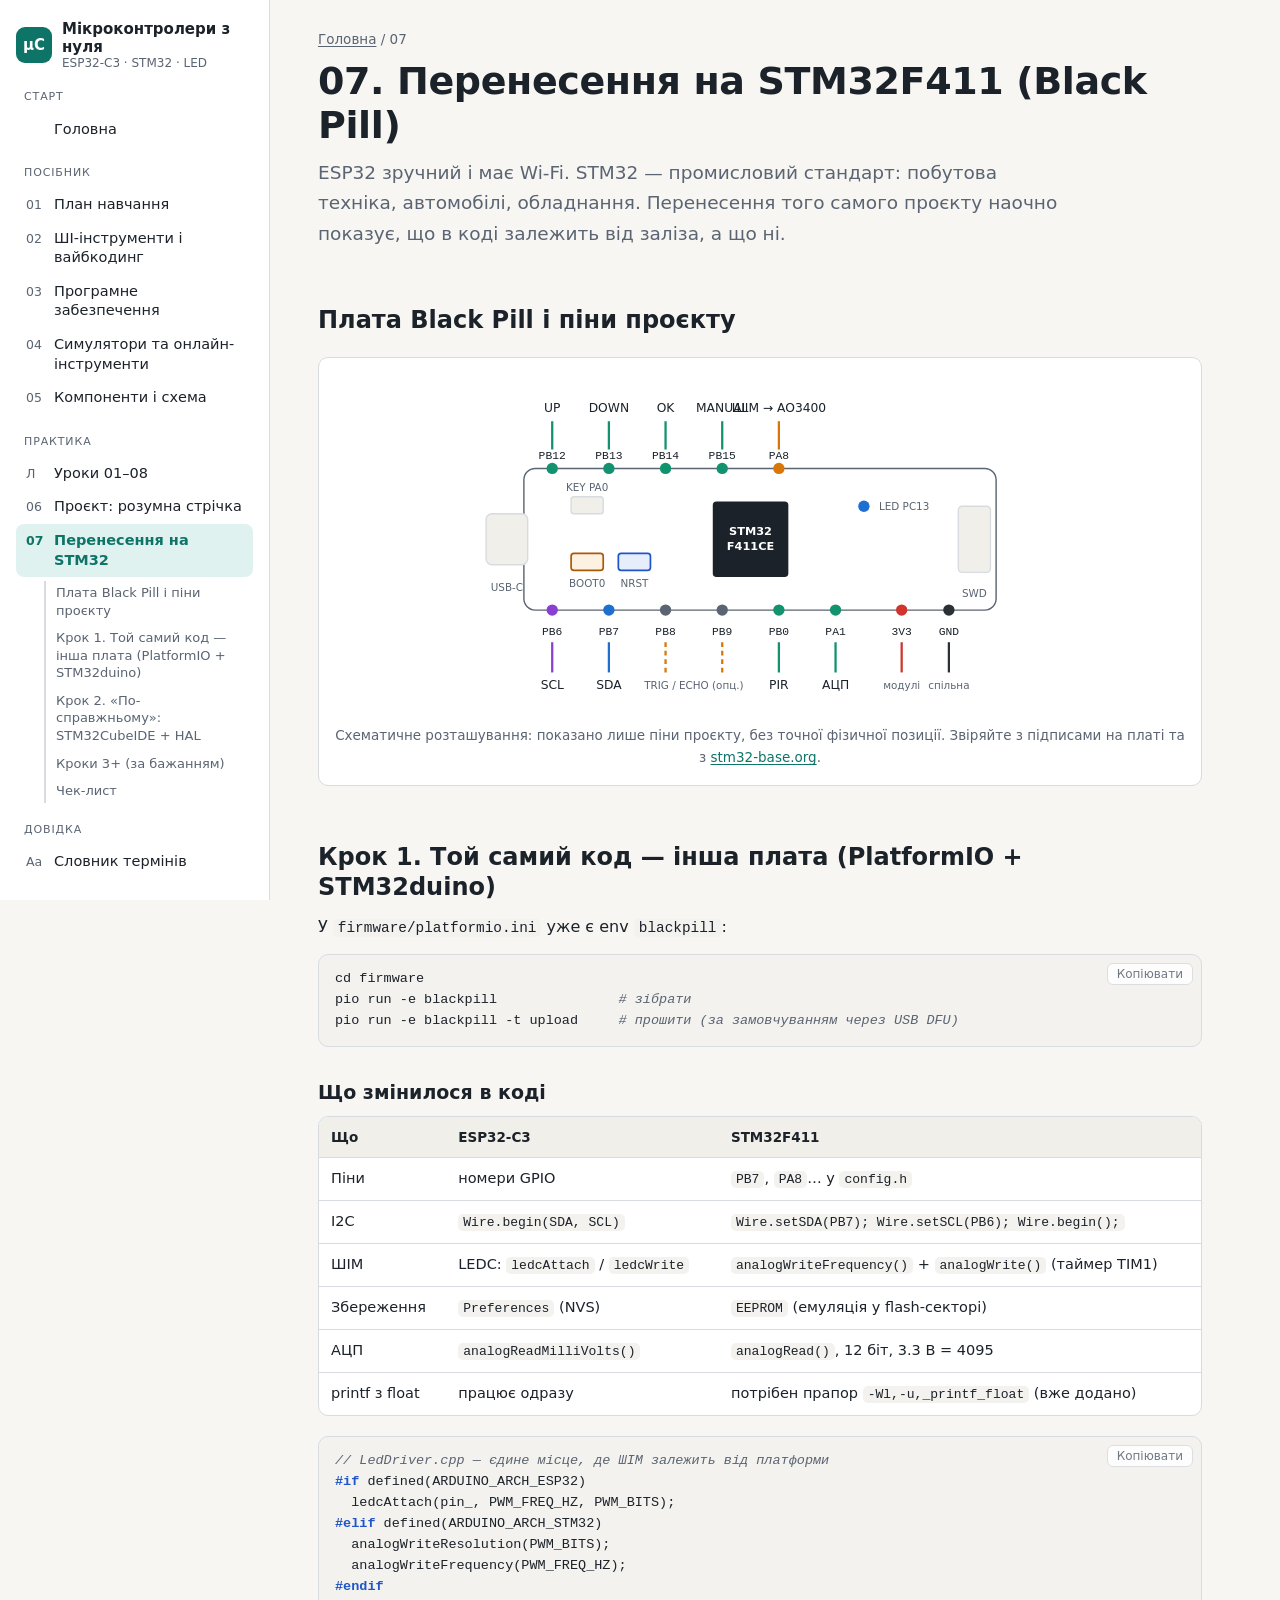
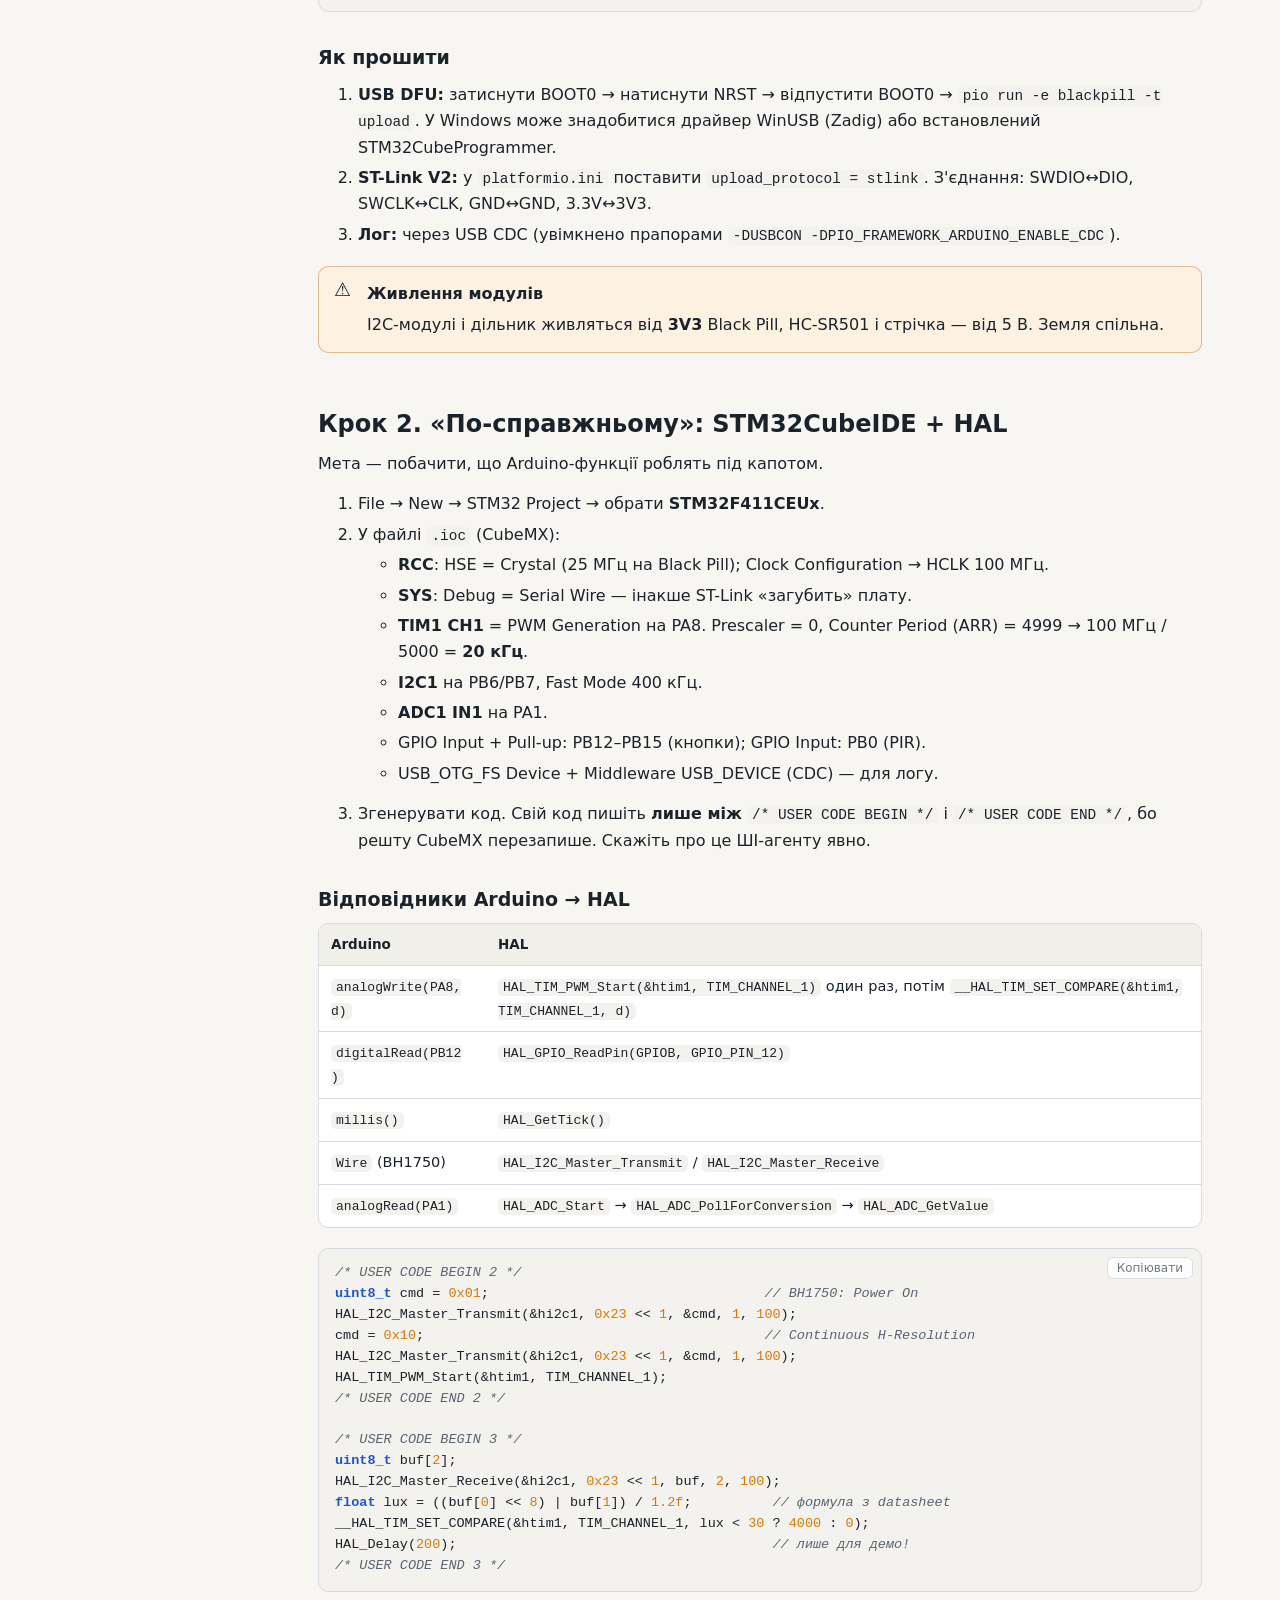
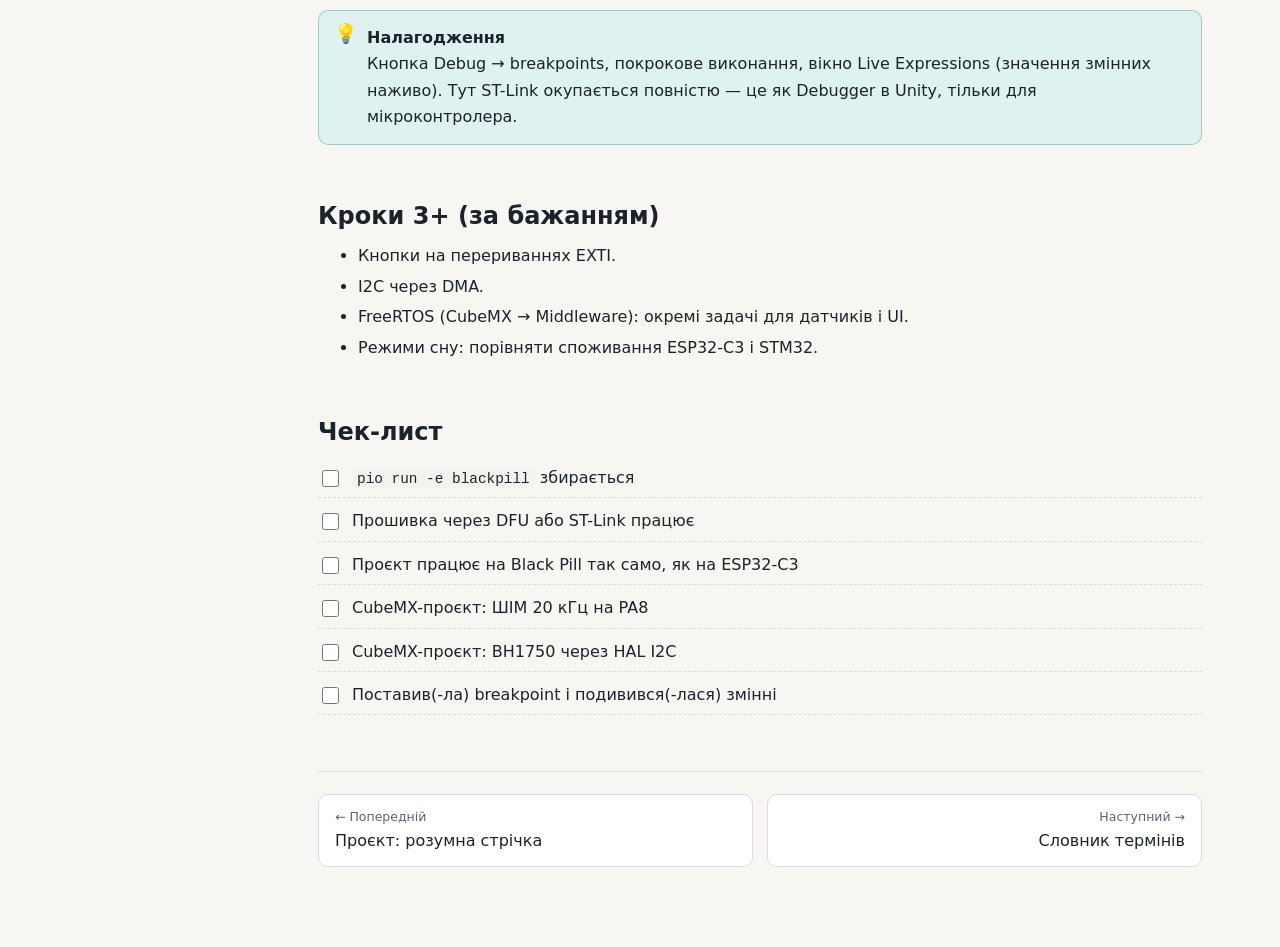
<file: site/07-stm32.html>
<!doctype html>
<html lang="uk">
<head>
<meta charset="utf-8">
<meta name="viewport" content="width=device-width, initial-scale=1">
<title>Перенесення на STM32</title>
<link rel="stylesheet" href="assets/style.css">
<script src="assets/site.js"></script>
</head>
<body>
<div class="layout">
<aside class="sidebar" id="sidebar"><a href="index.html">Зміст</a></aside>
<main class="main">
<div class="topbar"><div class="crumbs"><a href="index.html">Головна</a> / 07</div><button class="btn menu-btn" type="button">☰ Меню</button></div>

<h1>07. Перенесення на STM32F411 (Black Pill)</h1>
<p class="lead">ESP32 зручний і має Wi-Fi. STM32 — промисловий стандарт: побутова техніка, автомобілі, обладнання. Перенесення того самого проєкту наочно показує, що в коді залежить від заліза, а що ні.</p>

<h2 id="board">Плата Black Pill і піни проєкту</h2>
<figure class="diagram">
<div class="diagram-scroll wide">
<svg viewBox="0 0 900 360" role="img" aria-label="Black Pill STM32F411 і призначення пінів">
  <rect x="200" y="100" width="500" height="150" rx="12" class="d-box2"/>
  <rect x="160" y="148" width="44" height="54" rx="6" class="d-box"/><text x="182" y="230" text-anchor="middle" class="d-ts">USB-C</text>
  <rect x="400" y="135" width="80" height="80" rx="4" class="d-chip"/><text x="440" y="170" text-anchor="middle" class="d-tw">STM32</text><text x="440" y="186" text-anchor="middle" class="d-tw">F411CE</text>
  <rect x="250" y="190" width="34" height="18" rx="3" class="d-warn"/><text x="267" y="226" text-anchor="middle" class="d-ts">BOOT0</text>
  <rect x="300" y="190" width="34" height="18" rx="3" class="d-info"/><text x="317" y="226" text-anchor="middle" class="d-ts">NRST</text>
  <rect x="250" y="130" width="34" height="18" rx="3" class="d-box"/><text x="267" y="124" text-anchor="middle" class="d-ts">KEY PA0</text>
  <circle cx="560" cy="140" r="6" style="fill:var(--w-sda)"/><text x="576" y="144" class="d-ts">LED PC13</text>
  <rect x="660" y="140" width="34" height="70" rx="4" class="d-box"/><text x="677" y="236" text-anchor="middle" class="d-ts">SWD</text>
  <!-- верхній ряд -->
  <g class="d-tm">
    <text x="230" y="90" text-anchor="middle">PB12</text><text x="290" y="90" text-anchor="middle">PB13</text><text x="350" y="90" text-anchor="middle">PB14</text><text x="410" y="90" text-anchor="middle">PB15</text>
    <text x="470" y="90" text-anchor="middle">PA8</text>
  </g>
  <circle cx="230" cy="100" r="6" class="f-sig"/><circle cx="290" cy="100" r="6" class="f-sig"/><circle cx="350" cy="100" r="6" class="f-sig"/><circle cx="410" cy="100" r="6" class="f-sig"/><circle cx="470" cy="100" r="6" class="f-pwm"/>
  <path d="M230 80 V50 M290 80 V50 M350 80 V50 M410 80 V50" class="w-sig"/><path d="M470 80 V50" class="w-pwm"/>
  <text x="230" y="40" text-anchor="middle" class="d-t">UP</text><text x="290" y="40" text-anchor="middle" class="d-t">DOWN</text><text x="350" y="40" text-anchor="middle" class="d-t">OK</text><text x="410" y="40" text-anchor="middle" class="d-t">MANUAL</text>
  <text x="470" y="40" text-anchor="middle" class="d-t">ШІМ → AO3400</text>
  <!-- нижній ряд -->
  <g class="d-tm">
    <text x="230" y="276" text-anchor="middle">PB6</text><text x="290" y="276" text-anchor="middle">PB7</text><text x="350" y="276" text-anchor="middle">PB8</text><text x="410" y="276" text-anchor="middle">PB9</text>
    <text x="470" y="276" text-anchor="middle">PB0</text><text x="530" y="276" text-anchor="middle">PA1</text><text x="600" y="276" text-anchor="middle">3V3</text><text x="650" y="276" text-anchor="middle">GND</text>
  </g>
  <circle cx="230" cy="250" r="6" class="f-scl"/><circle cx="290" cy="250" r="6" class="f-sda"/><circle cx="350" cy="250" r="6" class="f-muted"/><circle cx="410" cy="250" r="6" class="f-muted"/>
  <circle cx="470" cy="250" r="6" class="f-sig"/><circle cx="530" cy="250" r="6" class="f-sig"/><circle cx="600" cy="250" r="6" class="f-pwr"/><circle cx="650" cy="250" r="6" class="f-gnd"/>
  <path d="M230 284 V316" class="w-scl"/><path d="M290 284 V316" class="w-sda"/><path d="M350 284 V316 M410 284 V316" class="w-pwm" stroke-dasharray="5 4"/>
  <path d="M470 284 V316 M530 284 V316" class="w-sig"/><path d="M600 284 V316" class="w-pwr"/><path d="M650 284 V316" class="w-gnd"/>
  <text x="230" y="334" text-anchor="middle" class="d-t">SCL</text><text x="290" y="334" text-anchor="middle" class="d-t">SDA</text>
  <text x="380" y="334" text-anchor="middle" class="d-ts">TRIG / ECHO (опц.)</text>
  <text x="470" y="334" text-anchor="middle" class="d-t">PIR</text><text x="530" y="334" text-anchor="middle" class="d-t">АЦП</text>
  <text x="600" y="334" text-anchor="middle" class="d-ts">модулі</text><text x="650" y="334" text-anchor="middle" class="d-ts">спільна</text>
</svg>
</div>
<figcaption>Схематичне розташування: показано лише піни проєкту, без точної фізичної позиції. Звіряйте з підписами на платі та з <a href="https://stm32-base.org/boards/STM32F411CEU6-WeAct-Black-Pill-V2.0">stm32-base.org</a>.</figcaption>
</figure>

<h2 id="step1">Крок 1. Той самий код — інша плата (PlatformIO + STM32duino)</h2>
<p>У <code>firmware/platformio.ini</code> уже є env <code>blackpill</code>:</p>
<pre><code>cd firmware
pio run -e blackpill               <span class="c"># зібрати</span>
pio run -e blackpill -t upload     <span class="c"># прошити (за замовчуванням через USB DFU)</span></code></pre>

<h3>Що змінилося в коді</h3>
<div class="table-wrap"><table>
<tr><th>Що</th><th>ESP32-C3</th><th>STM32F411</th></tr>
<tr><td>Піни</td><td>номери GPIO</td><td><code>PB7</code>, <code>PA8</code>… у <code>config.h</code></td></tr>
<tr><td>I2C</td><td><code>Wire.begin(SDA, SCL)</code></td><td><code>Wire.setSDA(PB7); Wire.setSCL(PB6); Wire.begin();</code></td></tr>
<tr><td>ШІМ</td><td>LEDC: <code>ledcAttach</code> / <code>ledcWrite</code></td><td><code>analogWriteFrequency()</code> + <code>analogWrite()</code> (таймер TIM1)</td></tr>
<tr><td>Збереження</td><td><code>Preferences</code> (NVS)</td><td><code>EEPROM</code> (емуляція у flash-секторі)</td></tr>
<tr><td>АЦП</td><td><code>analogReadMilliVolts()</code></td><td><code>analogRead()</code>, 12 біт, 3.3 В = 4095</td></tr>
<tr><td>printf з float</td><td>працює одразу</td><td>потрібен прапор <code>-Wl,-u,_printf_float</code> (вже додано)</td></tr>
</table></div>

<pre><code><span class="c">// LedDriver.cpp — єдине місце, де ШІМ залежить від платформи</span>
<span class="k">#if</span> defined(ARDUINO_ARCH_ESP32)
  ledcAttach(pin_, PWM_FREQ_HZ, PWM_BITS);
<span class="k">#elif</span> defined(ARDUINO_ARCH_STM32)
  analogWriteResolution(PWM_BITS);
  analogWriteFrequency(PWM_FREQ_HZ);
<span class="k">#endif</span></code></pre>

<h3>Як прошити</h3>
<ol>
  <li><b>USB DFU:</b> затиснути BOOT0 → натиснути NRST → відпустити BOOT0 → <code>pio run -e blackpill -t upload</code>. У Windows може знадобитися драйвер WinUSB (Zadig) або встановлений STM32CubeProgrammer.</li>
  <li><b>ST-Link V2:</b> у <code>platformio.ini</code> поставити <code>upload_protocol = stlink</code>. З'єднання: SWDIO↔DIO, SWCLK↔CLK, GND↔GND, 3.3V↔3V3.</li>
  <li><b>Лог:</b> через USB CDC (увімкнено прапорами <code>-DUSBCON -DPIO_FRAMEWORK_ARDUINO_ENABLE_CDC</code>).</li>
</ol>
<div class="callout warn"><span class="callout-title">Живлення модулів</span>I2C-модулі і дільник живляться від <b>3V3</b> Black Pill, HC-SR501 і стрічка — від 5 В. Земля спільна.</div>

<h2 id="step2">Крок 2. «По-справжньому»: STM32CubeIDE + HAL</h2>
<p>Мета — побачити, що Arduino-функції роблять під капотом.</p>
<ol>
  <li>File → New → STM32 Project → обрати <b>STM32F411CEUx</b>.</li>
  <li>У файлі <code>.ioc</code> (CubeMX):
    <ul>
      <li><b>RCC</b>: HSE = Crystal (25 МГц на Black Pill); Clock Configuration → HCLK 100 МГц.</li>
      <li><b>SYS</b>: Debug = Serial Wire — інакше ST-Link «загубить» плату.</li>
      <li><b>TIM1 CH1</b> = PWM Generation на PA8. Prescaler = 0, Counter Period (ARR) = 4999 → 100 МГц / 5000 = <b>20 кГц</b>.</li>
      <li><b>I2C1</b> на PB6/PB7, Fast Mode 400 кГц.</li>
      <li><b>ADC1 IN1</b> на PA1.</li>
      <li>GPIO Input + Pull-up: PB12–PB15 (кнопки); GPIO Input: PB0 (PIR).</li>
      <li>USB_OTG_FS Device + Middleware USB_DEVICE (CDC) — для логу.</li>
    </ul>
  </li>
  <li>Згенерувати код. Свій код пишіть <b>лише між</b> <code>/* USER CODE BEGIN */</code> і <code>/* USER CODE END */</code>, бо решту CubeMX перезапише. Скажіть про це ШІ-агенту явно.</li>
</ol>

<h3>Відповідники Arduino → HAL</h3>
<div class="table-wrap"><table>
<tr><th>Arduino</th><th>HAL</th></tr>
<tr><td><code>analogWrite(PA8, d)</code></td><td><code>HAL_TIM_PWM_Start(&amp;htim1, TIM_CHANNEL_1)</code> один раз, потім <code>__HAL_TIM_SET_COMPARE(&amp;htim1, TIM_CHANNEL_1, d)</code></td></tr>
<tr><td><code>digitalRead(PB12)</code></td><td><code>HAL_GPIO_ReadPin(GPIOB, GPIO_PIN_12)</code></td></tr>
<tr><td><code>millis()</code></td><td><code>HAL_GetTick()</code></td></tr>
<tr><td><code>Wire</code> (BH1750)</td><td><code>HAL_I2C_Master_Transmit</code> / <code>HAL_I2C_Master_Receive</code></td></tr>
<tr><td><code>analogRead(PA1)</code></td><td><code>HAL_ADC_Start</code> → <code>HAL_ADC_PollForConversion</code> → <code>HAL_ADC_GetValue</code></td></tr>
</table></div>

<pre><code><span class="c">/* USER CODE BEGIN 2 */</span>
<span class="k">uint8_t</span> cmd = <span class="n">0x01</span>;                                  <span class="c">// BH1750: Power On</span>
HAL_I2C_Master_Transmit(&amp;hi2c1, <span class="n">0x23</span> &lt;&lt; <span class="n">1</span>, &amp;cmd, <span class="n">1</span>, <span class="n">100</span>);
cmd = <span class="n">0x10</span>;                                          <span class="c">// Continuous H-Resolution</span>
HAL_I2C_Master_Transmit(&amp;hi2c1, <span class="n">0x23</span> &lt;&lt; <span class="n">1</span>, &amp;cmd, <span class="n">1</span>, <span class="n">100</span>);
HAL_TIM_PWM_Start(&amp;htim1, TIM_CHANNEL_1);
<span class="c">/* USER CODE END 2 */</span>

<span class="c">/* USER CODE BEGIN 3 */</span>
<span class="k">uint8_t</span> buf[<span class="n">2</span>];
HAL_I2C_Master_Receive(&amp;hi2c1, <span class="n">0x23</span> &lt;&lt; <span class="n">1</span>, buf, <span class="n">2</span>, <span class="n">100</span>);
<span class="k">float</span> lux = ((buf[<span class="n">0</span>] &lt;&lt; <span class="n">8</span>) | buf[<span class="n">1</span>]) / <span class="n">1.2f</span>;          <span class="c">// формула з datasheet</span>
__HAL_TIM_SET_COMPARE(&amp;htim1, TIM_CHANNEL_1, lux &lt; <span class="n">30</span> ? <span class="n">4000</span> : <span class="n">0</span>);
HAL_Delay(<span class="n">200</span>);                                       <span class="c">// лише для демо!</span>
<span class="c">/* USER CODE END 3 */</span></code></pre>
<div class="callout tip"><span class="callout-title">Налагодження</span>Кнопка Debug → breakpoints, покрокове виконання, вікно Live Expressions (значення змінних наживо). Тут ST-Link окупається повністю — це як Debugger в Unity, тільки для мікроконтролера.</div>

<h2 id="next">Кроки 3+ (за бажанням)</h2>
<ul>
  <li>Кнопки на перериваннях EXTI.</li>
  <li>I2C через DMA.</li>
  <li>FreeRTOS (CubeMX → Middleware): окремі задачі для датчиків і UI.</li>
  <li>Режими сну: порівняти споживання ESP32-C3 і STM32.</li>
</ul>

<h2 id="check">Чек-лист</h2>
<ul class="checklist">
  <li><input type="checkbox" id="s1" data-key="s1"><label for="s1"><code>pio run -e blackpill</code> збирається</label></li>
  <li><input type="checkbox" id="s2" data-key="s2"><label for="s2">Прошивка через DFU або ST-Link працює</label></li>
  <li><input type="checkbox" id="s3" data-key="s3"><label for="s3">Проєкт працює на Black Pill так само, як на ESP32-C3</label></li>
  <li><input type="checkbox" id="s4" data-key="s4"><label for="s4">CubeMX-проєкт: ШІМ 20 кГц на PA8</label></li>
  <li><input type="checkbox" id="s5" data-key="s5"><label for="s5">CubeMX-проєкт: BH1750 через HAL I2C</label></li>
  <li><input type="checkbox" id="s6" data-key="s6"><label for="s6">Поставив(-ла) breakpoint і подивився(-лася) змінні</label></li>
</ul>

<nav class="pager" id="pager"></nav>
</main>
</div>
</body>
</html>
</file>
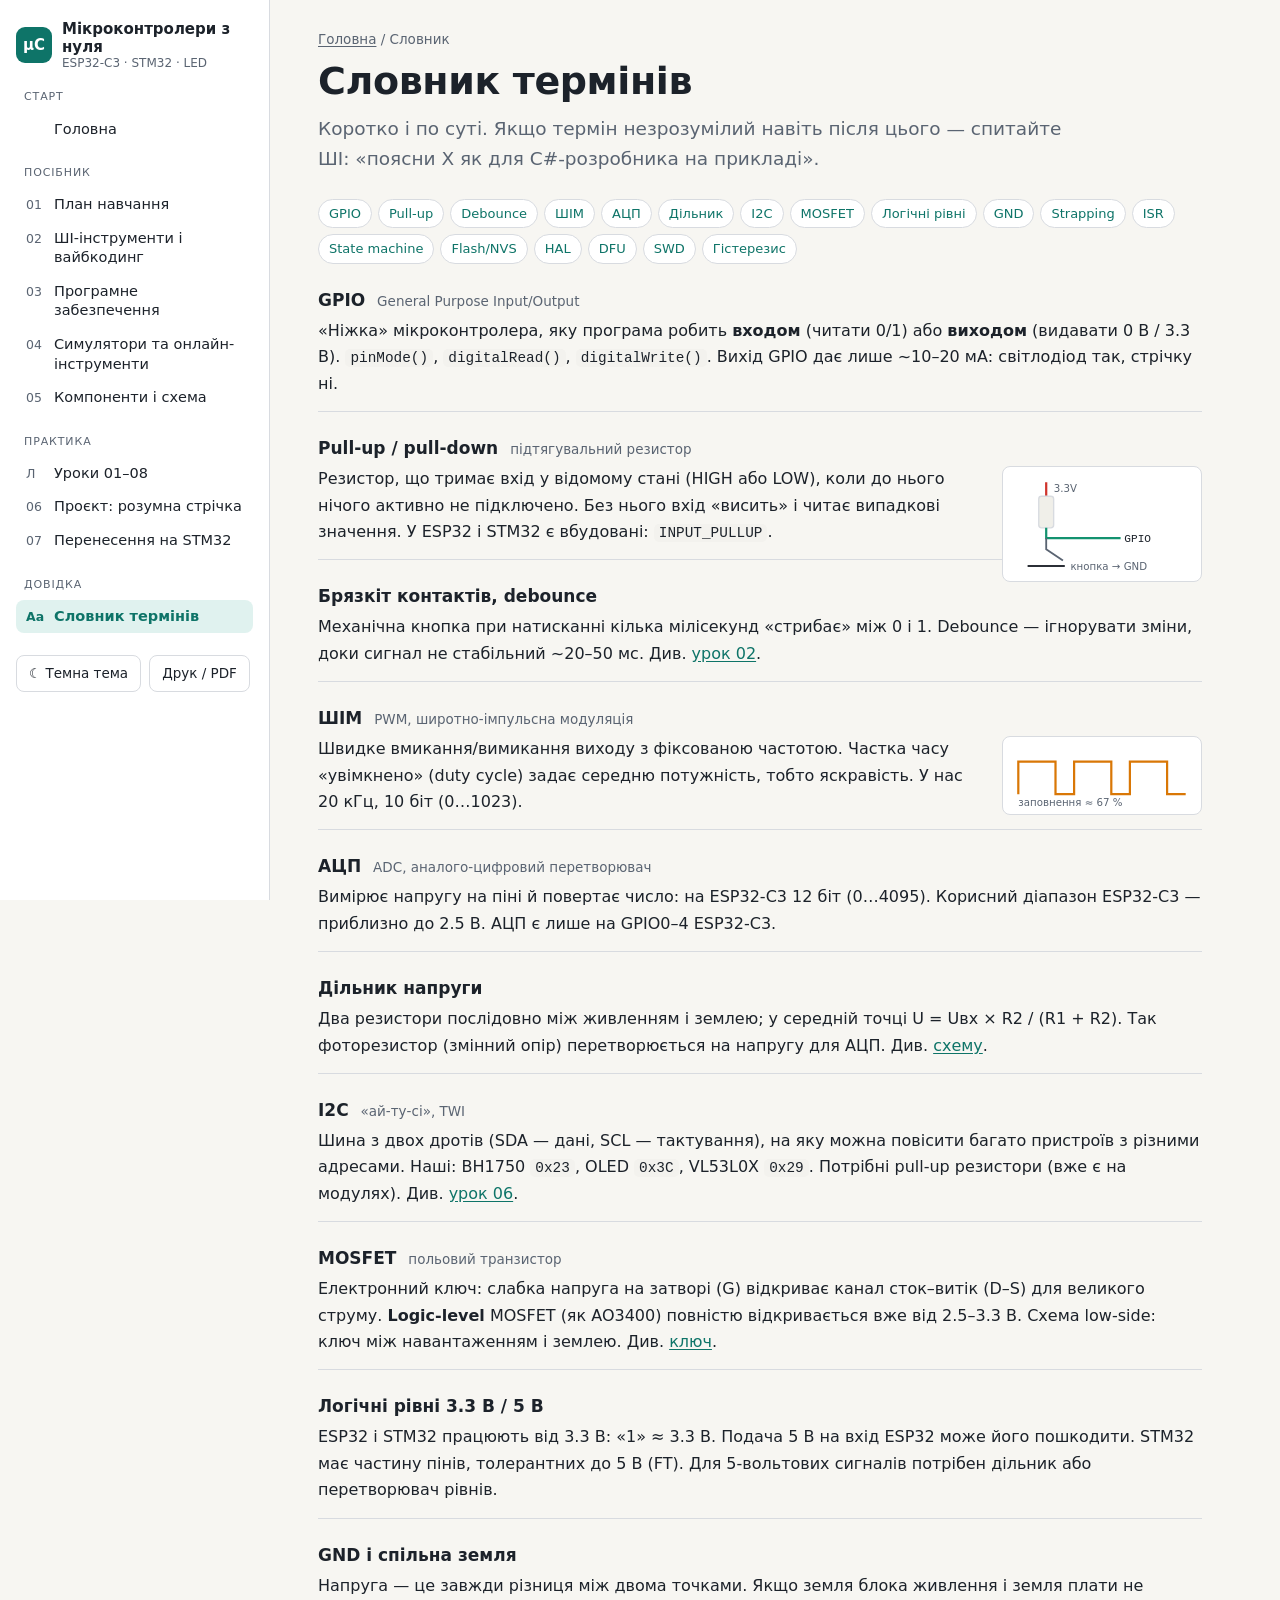
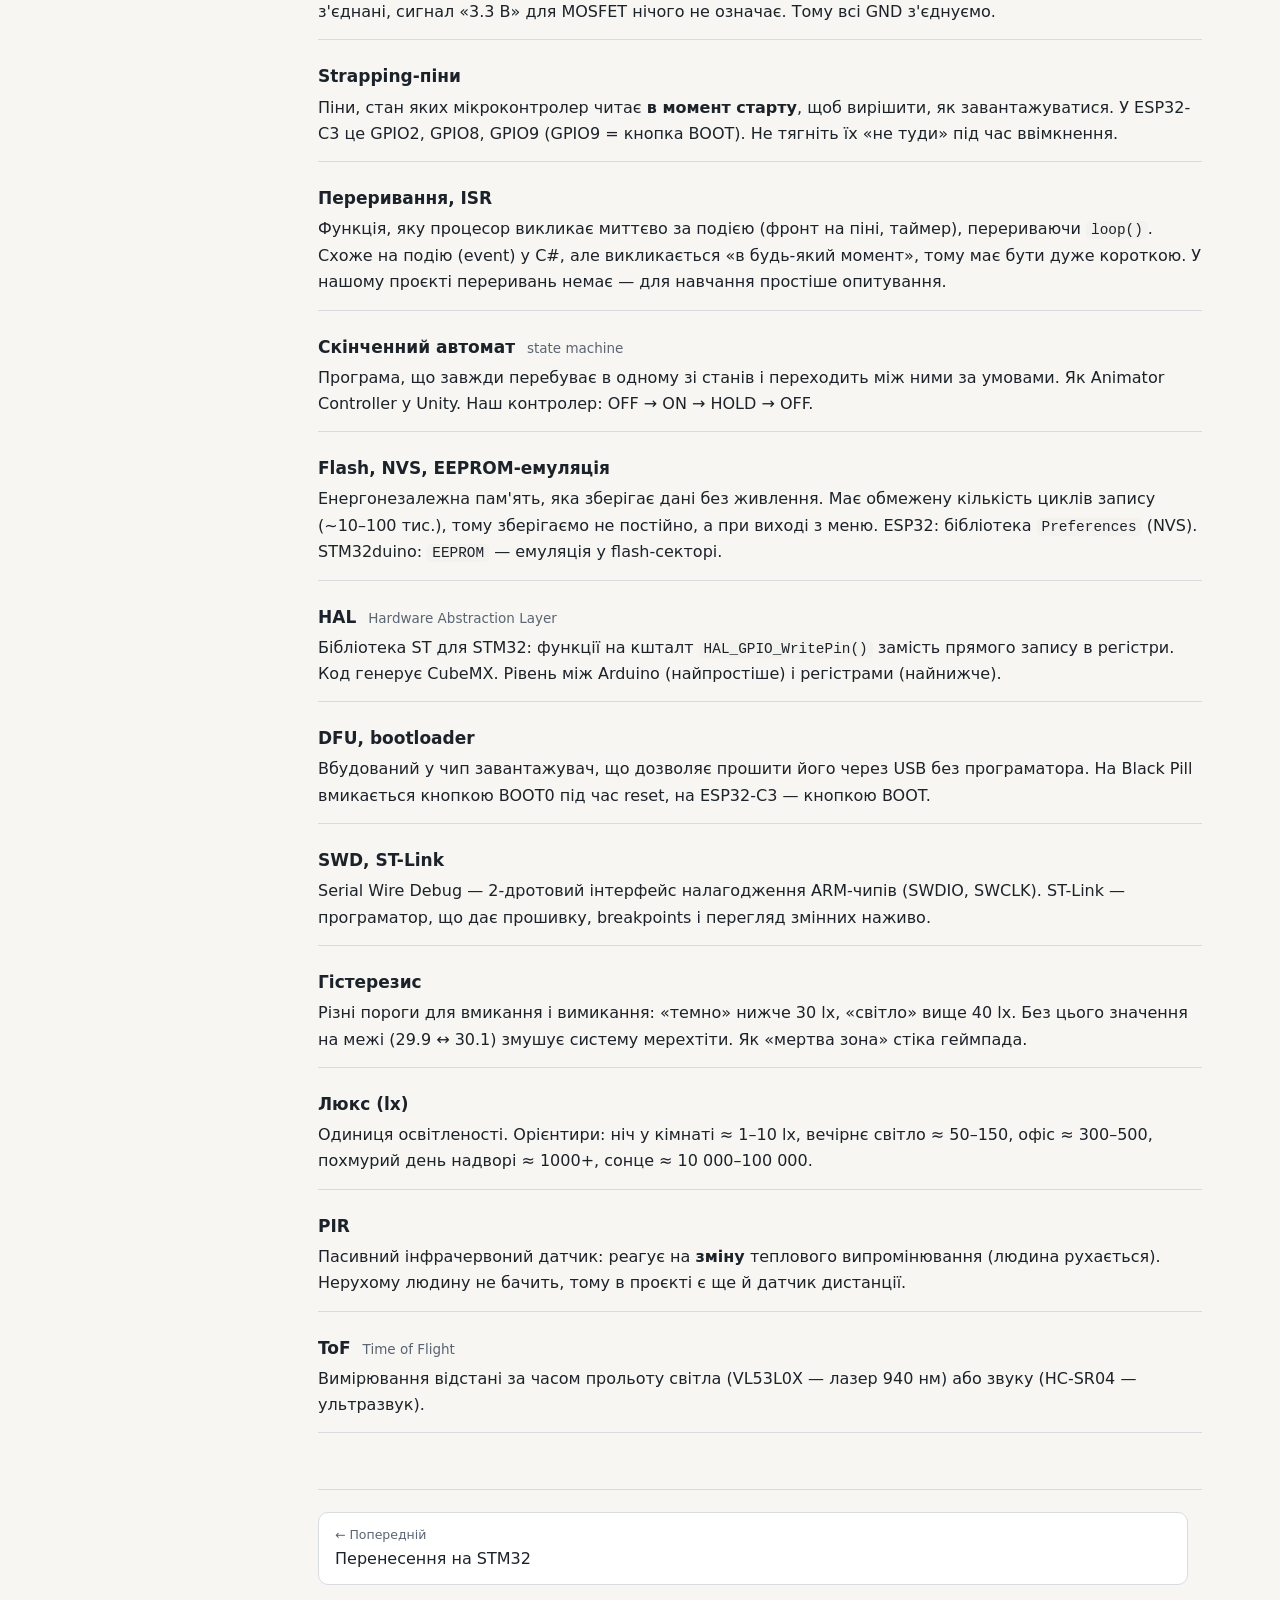
<file: site/glossary.html>
<!doctype html>
<html lang="uk">
<head>
<meta charset="utf-8">
<meta name="viewport" content="width=device-width, initial-scale=1">
<title>Словник термінів</title>
<link rel="stylesheet" href="assets/style.css">
<script src="assets/site.js"></script>
<style>
  dl.gloss { margin: 0; }
  dl.gloss dt { font-weight: 700; font-size: 17px; margin-top: 22px; scroll-margin-top: 16px; }
  dl.gloss dt small { font-weight: 400; color: var(--muted); font-size: 13.5px; margin-left: 6px; }
  dl.gloss dd { margin: 4px 0 0; padding: 0 0 14px; border-bottom: 1px solid var(--line); }
  .mini { float: right; width: 200px; margin: 0 0 8px 16px; background: var(--surface); border: 1px solid var(--line); border-radius: 8px; padding: 6px; }
  @media (max-width: 600px) { .mini { float: none; display: block; margin: 8px 0; width: 100%; max-width: 260px; } }
  .az { display: flex; flex-wrap: wrap; gap: 6px; margin: 10px 0 20px; }
  .az a { font-size: 13px; padding: 3px 10px; border: 1px solid var(--line); border-radius: 99px; text-decoration: none; background: var(--surface); }
</style>
</head>
<body>
<div class="layout">
<aside class="sidebar" id="sidebar"><a href="index.html">Зміст</a></aside>
<main class="main">
<div class="topbar"><div class="crumbs"><a href="index.html">Головна</a> / Словник</div><button class="btn menu-btn" type="button">☰ Меню</button></div>

<h1>Словник термінів</h1>
<p class="lead">Коротко і по суті. Якщо термін незрозумілий навіть після цього — спитайте ШІ: «поясни X як для C#-розробника на прикладі».</p>

<div class="az">
  <a href="#gpio">GPIO</a><a href="#pullup">Pull-up</a><a href="#debounce">Debounce</a><a href="#pwm">ШІМ</a><a href="#adc">АЦП</a><a href="#divider">Дільник</a>
  <a href="#i2c">I2C</a><a href="#mosfet">MOSFET</a><a href="#logic">Логічні рівні</a><a href="#gnd">GND</a><a href="#strap">Strapping</a><a href="#isr">ISR</a>
  <a href="#fsm">State machine</a><a href="#flash">Flash/NVS</a><a href="#hal">HAL</a><a href="#dfu">DFU</a><a href="#swd">SWD</a><a href="#hyst">Гістерезис</a>
</div>

<dl class="gloss">
<dt id="gpio">GPIO <small>General Purpose Input/Output</small></dt>
<dd>«Ніжка» мікроконтролера, яку програма робить <b>входом</b> (читати 0/1) або <b>виходом</b> (видавати 0 В / 3.3 В). <code>pinMode()</code>, <code>digitalRead()</code>, <code>digitalWrite()</code>. Вихід GPIO дає лише ~10–20 мА: світлодіод так, стрічку ні.</dd>

<dt id="pullup">Pull-up / pull-down <small>підтягувальний резистор</small></dt>
<dd>
<svg class="mini" viewBox="0 0 200 110" role="img" aria-label="Pull-up резистор"><path d="M40 10 V25" class="w-pwr"/><text x="48" y="20" class="d-ts">3.3V</text><rect x="32" y="25" width="16" height="34" rx="3" class="d-box"/><path d="M40 59 V70 H120" class="w-sig"/><text x="124" y="74" class="d-tm">GPIO</text><path d="M40 70 V82 L58 94" class="d-line" style="stroke-width:2"/><path d="M60 100 H20" class="w-gnd"/><text x="66" y="104" class="d-ts">кнопка → GND</text></svg>
Резистор, що тримає вхід у відомому стані (HIGH або LOW), коли до нього нічого активно не підключено. Без нього вхід «висить» і читає випадкові значення. У ESP32 і STM32 є вбудовані: <code>INPUT_PULLUP</code>.</dd>

<dt id="debounce">Брязкіт контактів, debounce</dt>
<dd>Механічна кнопка при натисканні кілька мілісекунд «стрибає» між 0 і 1. Debounce — ігнорувати зміни, доки сигнал не стабільний ~20–50 мс. Див. <a href="lessons.html#l02">урок 02</a>.</dd>

<dt id="pwm">ШІМ <small>PWM, широтно-імпульсна модуляція</small></dt>
<dd>
<svg class="mini" viewBox="0 0 200 70" role="img" aria-label="ШІМ"><path d="M10 55 V20 H50 V55 H70 V20 H110 V55 H130 V20 H170 V55 H190" class="w-pwm"/><text x="10" y="68" class="d-ts">заповнення ≈ 67 %</text></svg>
Швидке вмикання/вимикання виходу з фіксованою частотою. Частка часу «увімкнено» (duty cycle) задає середню потужність, тобто яскравість. У нас 20 кГц, 10 біт (0…1023).</dd>

<dt id="adc">АЦП <small>ADC, аналого-цифровий перетворювач</small></dt>
<dd>Вимірює напругу на піні й повертає число: на ESP32-C3 12 біт (0…4095). Корисний діапазон ESP32-C3 — приблизно до 2.5 В. АЦП є лише на GPIO0–4 ESP32-C3.</dd>

<dt id="divider">Дільник напруги</dt>
<dd>Два резистори послідовно між живленням і землею; у середній точці U = Uвх × R2 / (R1 + R2). Так фоторезистор (змінний опір) перетворюється на напругу для АЦП. Див. <a href="05-hardware.html#divider">схему</a>.</dd>

<dt id="i2c">I2C <small>«ай-ту-сі», TWI</small></dt>
<dd>Шина з двох дротів (SDA — дані, SCL — тактування), на яку можна повісити багато пристроїв з різними адресами. Наші: BH1750 <code>0x23</code>, OLED <code>0x3C</code>, VL53L0X <code>0x29</code>. Потрібні pull-up резистори (вже є на модулях). Див. <a href="lessons.html#l06">урок 06</a>.</dd>

<dt id="mosfet">MOSFET <small>польовий транзистор</small></dt>
<dd>Електронний ключ: слабка напруга на затворі (G) відкриває канал сток–витік (D–S) для великого струму. <b>Logic-level</b> MOSFET (як AO3400) повністю відкривається вже від 2.5–3.3 В. Схема low-side: ключ між навантаженням і землею. Див. <a href="05-hardware.html#mosfet">ключ</a>.</dd>

<dt id="logic">Логічні рівні 3.3 В / 5 В</dt>
<dd>ESP32 і STM32 працюють від 3.3 В: «1» ≈ 3.3 В. Подача 5 В на вхід ESP32 може його пошкодити. STM32 має частину пінів, толерантних до 5 В (FT). Для 5-вольтових сигналів потрібен дільник або перетворювач рівнів.</dd>

<dt id="gnd">GND і спільна земля</dt>
<dd>Напруга — це завжди різниця між двома точками. Якщо земля блока живлення і земля плати не з'єднані, сигнал «3.3 В» для MOSFET нічого не означає. Тому всі GND з'єднуємо.</dd>

<dt id="strap">Strapping-піни</dt>
<dd>Піни, стан яких мікроконтролер читає <b>в момент старту</b>, щоб вирішити, як завантажуватися. У ESP32-C3 це GPIO2, GPIO8, GPIO9 (GPIO9 = кнопка BOOT). Не тягніть їх «не туди» під час ввімкнення.</dd>

<dt id="isr">Переривання, ISR</dt>
<dd>Функція, яку процесор викликає миттєво за подією (фронт на піні, таймер), перериваючи <code>loop()</code>. Схоже на подію (event) у C#, але викликається «в будь-який момент», тому має бути дуже короткою. У нашому проєкті переривань немає — для навчання простіше опитування.</dd>

<dt id="fsm">Скінченний автомат <small>state machine</small></dt>
<dd>Програма, що завжди перебуває в одному зі станів і переходить між ними за умовами. Як Animator Controller у Unity. Наш контролер: OFF → ON → HOLD → OFF.</dd>

<dt id="flash">Flash, NVS, EEPROM-емуляція</dt>
<dd>Енергонезалежна пам'ять, яка зберігає дані без живлення. Має обмежену кількість циклів запису (~10–100 тис.), тому зберігаємо не постійно, а при виході з меню. ESP32: бібліотека <code>Preferences</code> (NVS). STM32duino: <code>EEPROM</code> — емуляція у flash-секторі.</dd>

<dt id="hal">HAL <small>Hardware Abstraction Layer</small></dt>
<dd>Бібліотека ST для STM32: функції на кшталт <code>HAL_GPIO_WritePin()</code> замість прямого запису в регістри. Код генерує CubeMX. Рівень між Arduino (найпростіше) і регістрами (найнижче).</dd>

<dt id="dfu">DFU, bootloader</dt>
<dd>Вбудований у чип завантажувач, що дозволяє прошити його через USB без програматора. На Black Pill вмикається кнопкою BOOT0 під час reset, на ESP32-C3 — кнопкою BOOT.</dd>

<dt id="swd">SWD, ST-Link</dt>
<dd>Serial Wire Debug — 2-дротовий інтерфейс налагодження ARM-чипів (SWDIO, SWCLK). ST-Link — програматор, що дає прошивку, breakpoints і перегляд змінних наживо.</dd>

<dt id="hyst">Гістерезис</dt>
<dd>Різні пороги для вмикання і вимикання: «темно» нижче 30 lx, «світло» вище 40 lx. Без цього значення на межі (29.9 ↔ 30.1) змушує систему мерехтіти. Як «мертва зона» стіка геймпада.</dd>

<dt id="lux">Люкс (lx)</dt>
<dd>Одиниця освітленості. Орієнтири: ніч у кімнаті ≈ 1–10 lx, вечірнє світло ≈ 50–150, офіс ≈ 300–500, похмурий день надворі ≈ 1000+, сонце ≈ 10 000–100 000.</dd>

<dt id="pir">PIR</dt>
<dd>Пасивний інфрачервоний датчик: реагує на <b>зміну</b> теплового випромінювання (людина рухається). Нерухому людину не бачить, тому в проєкті є ще й датчик дистанції.</dd>

<dt id="tof">ToF <small>Time of Flight</small></dt>
<dd>Вимірювання відстані за часом прольоту світла (VL53L0X — лазер 940 нм) або звуку (HC-SR04 — ультразвук).</dd>
</dl>

<nav class="pager" id="pager"></nav>
</main>
</div>
</body>
</html>
</file>
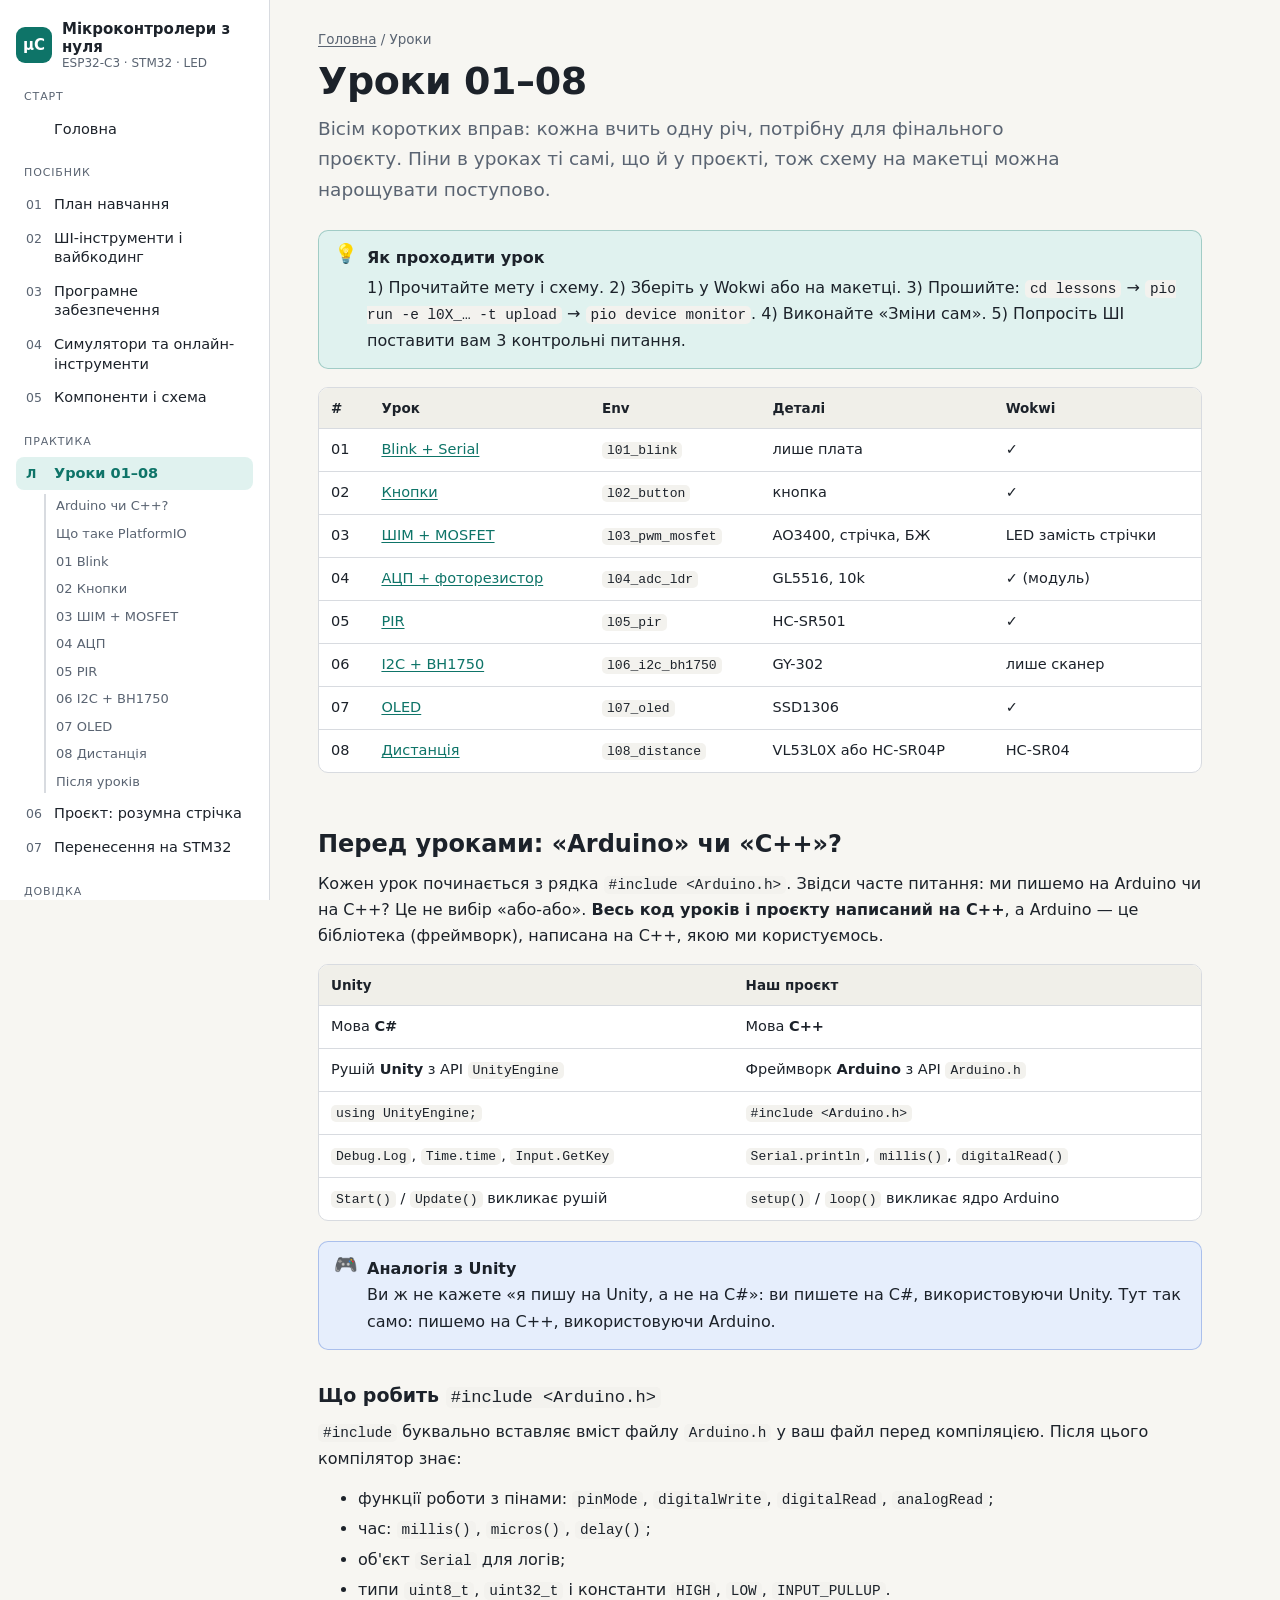
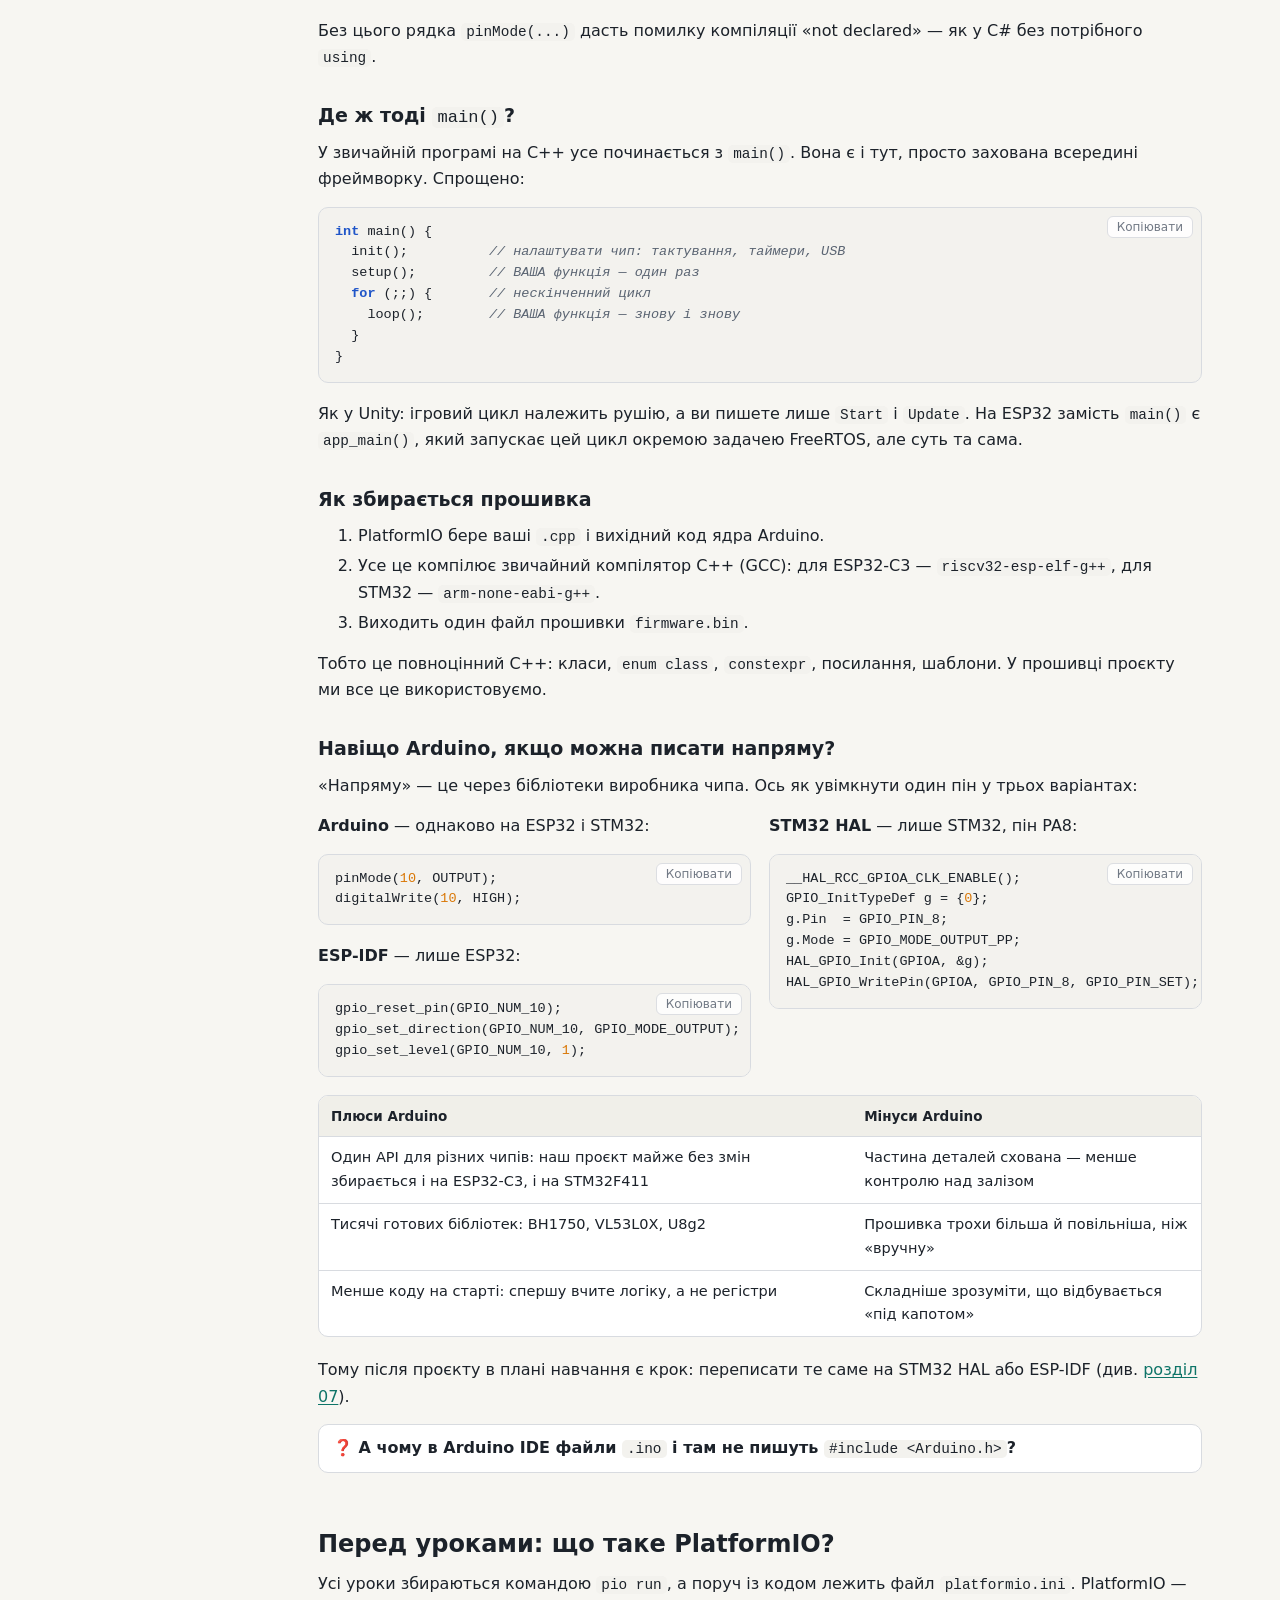
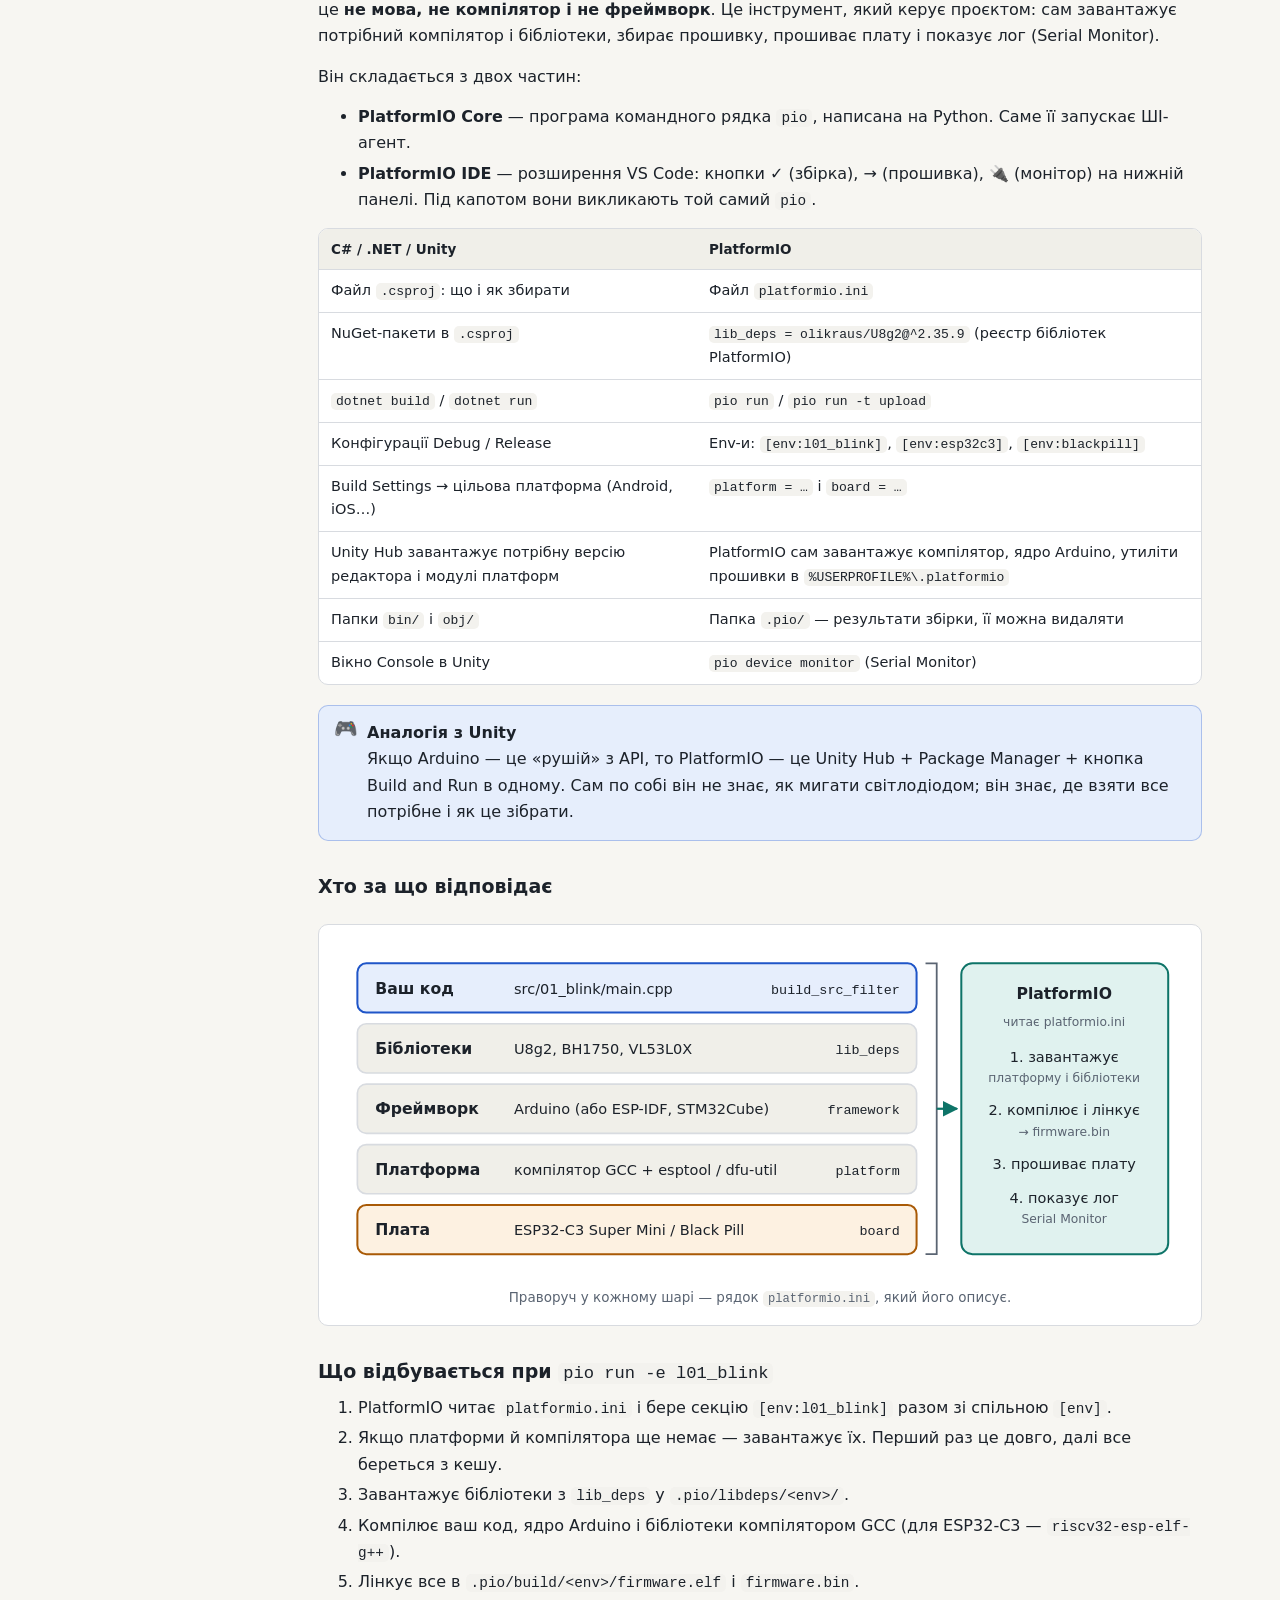
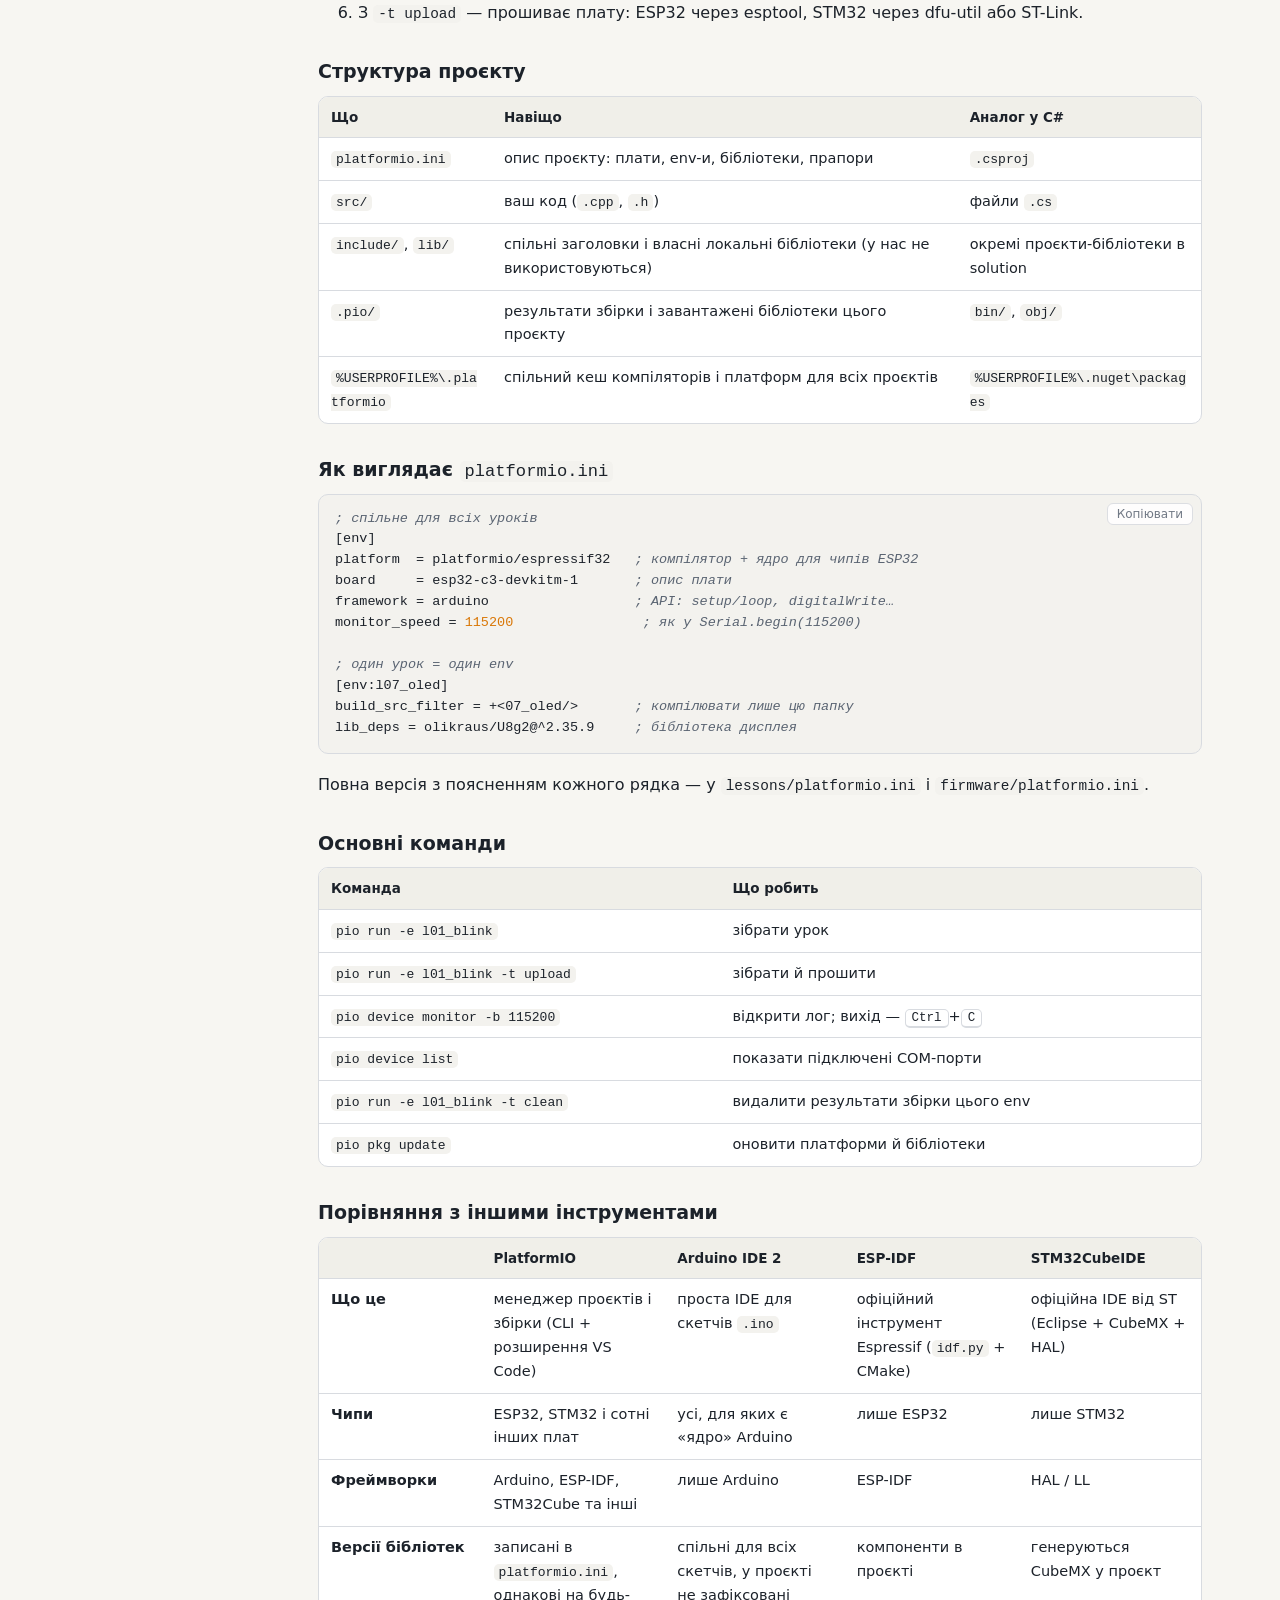
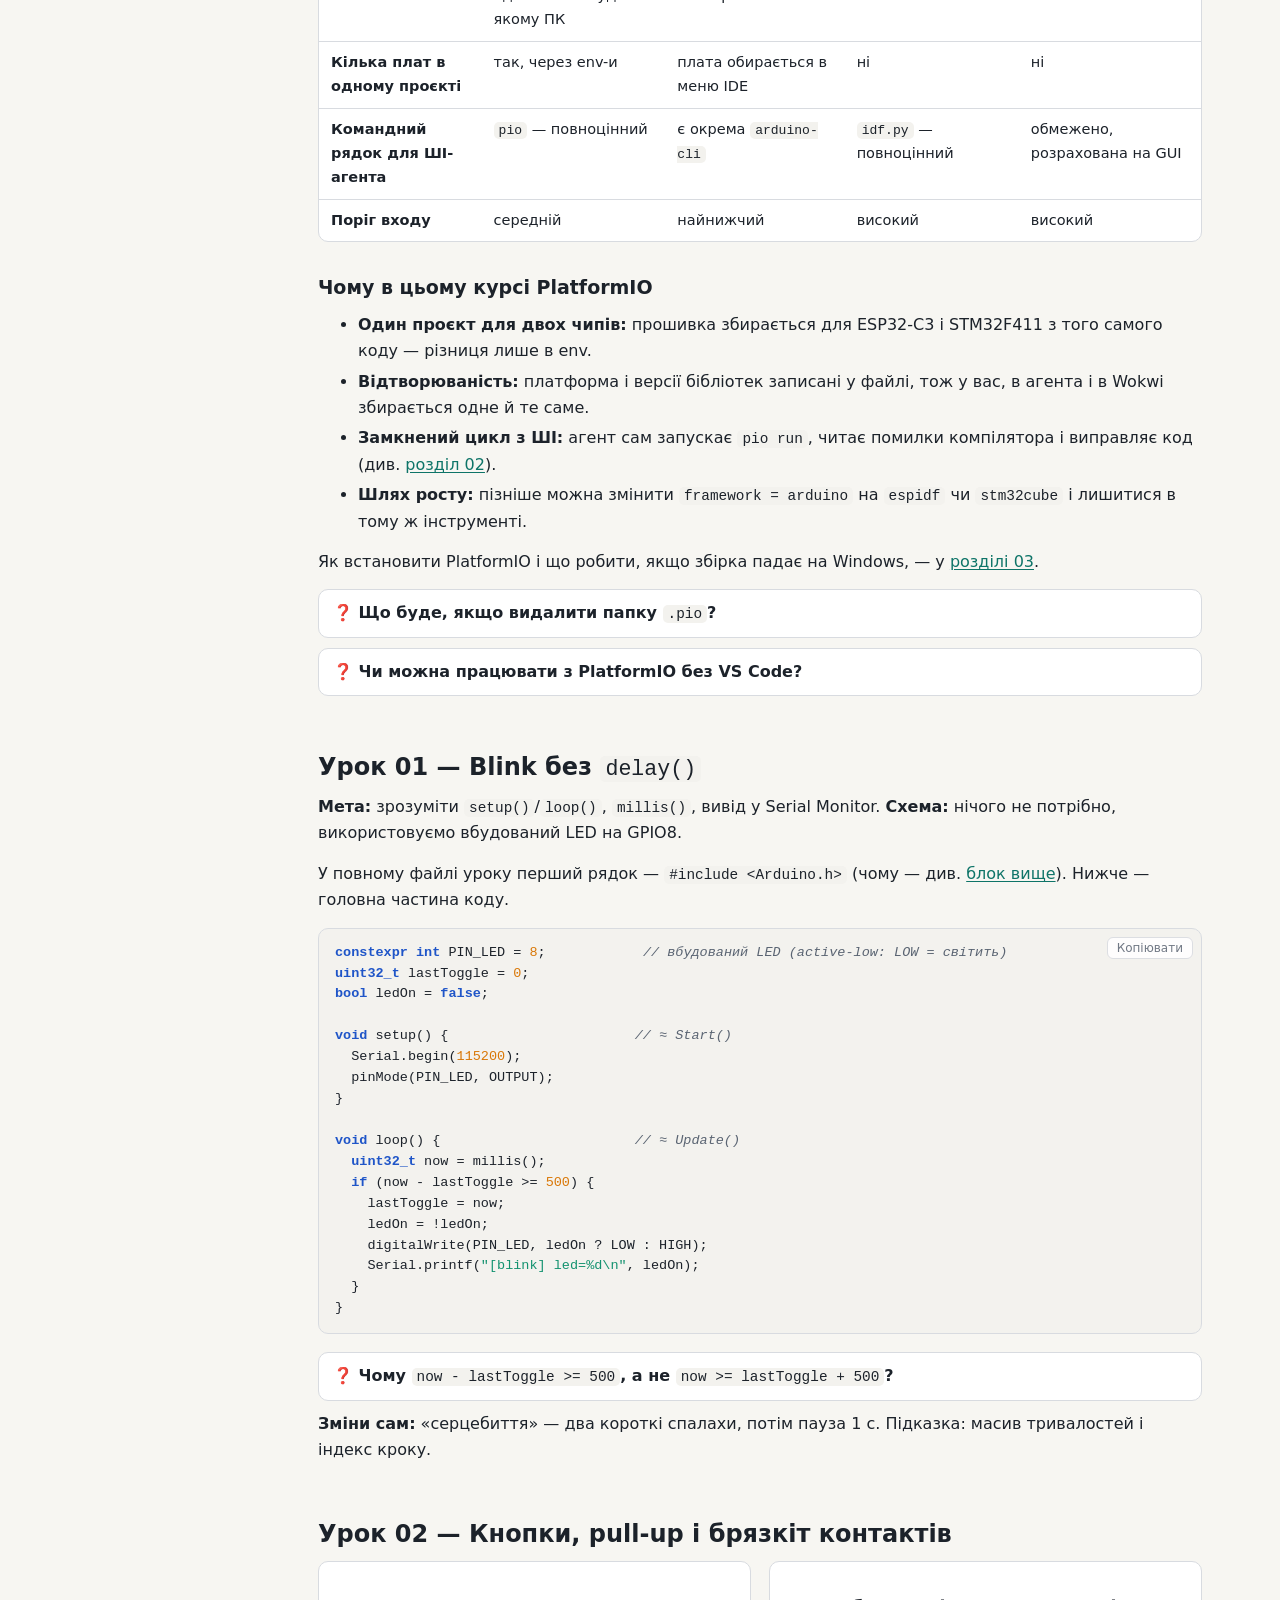
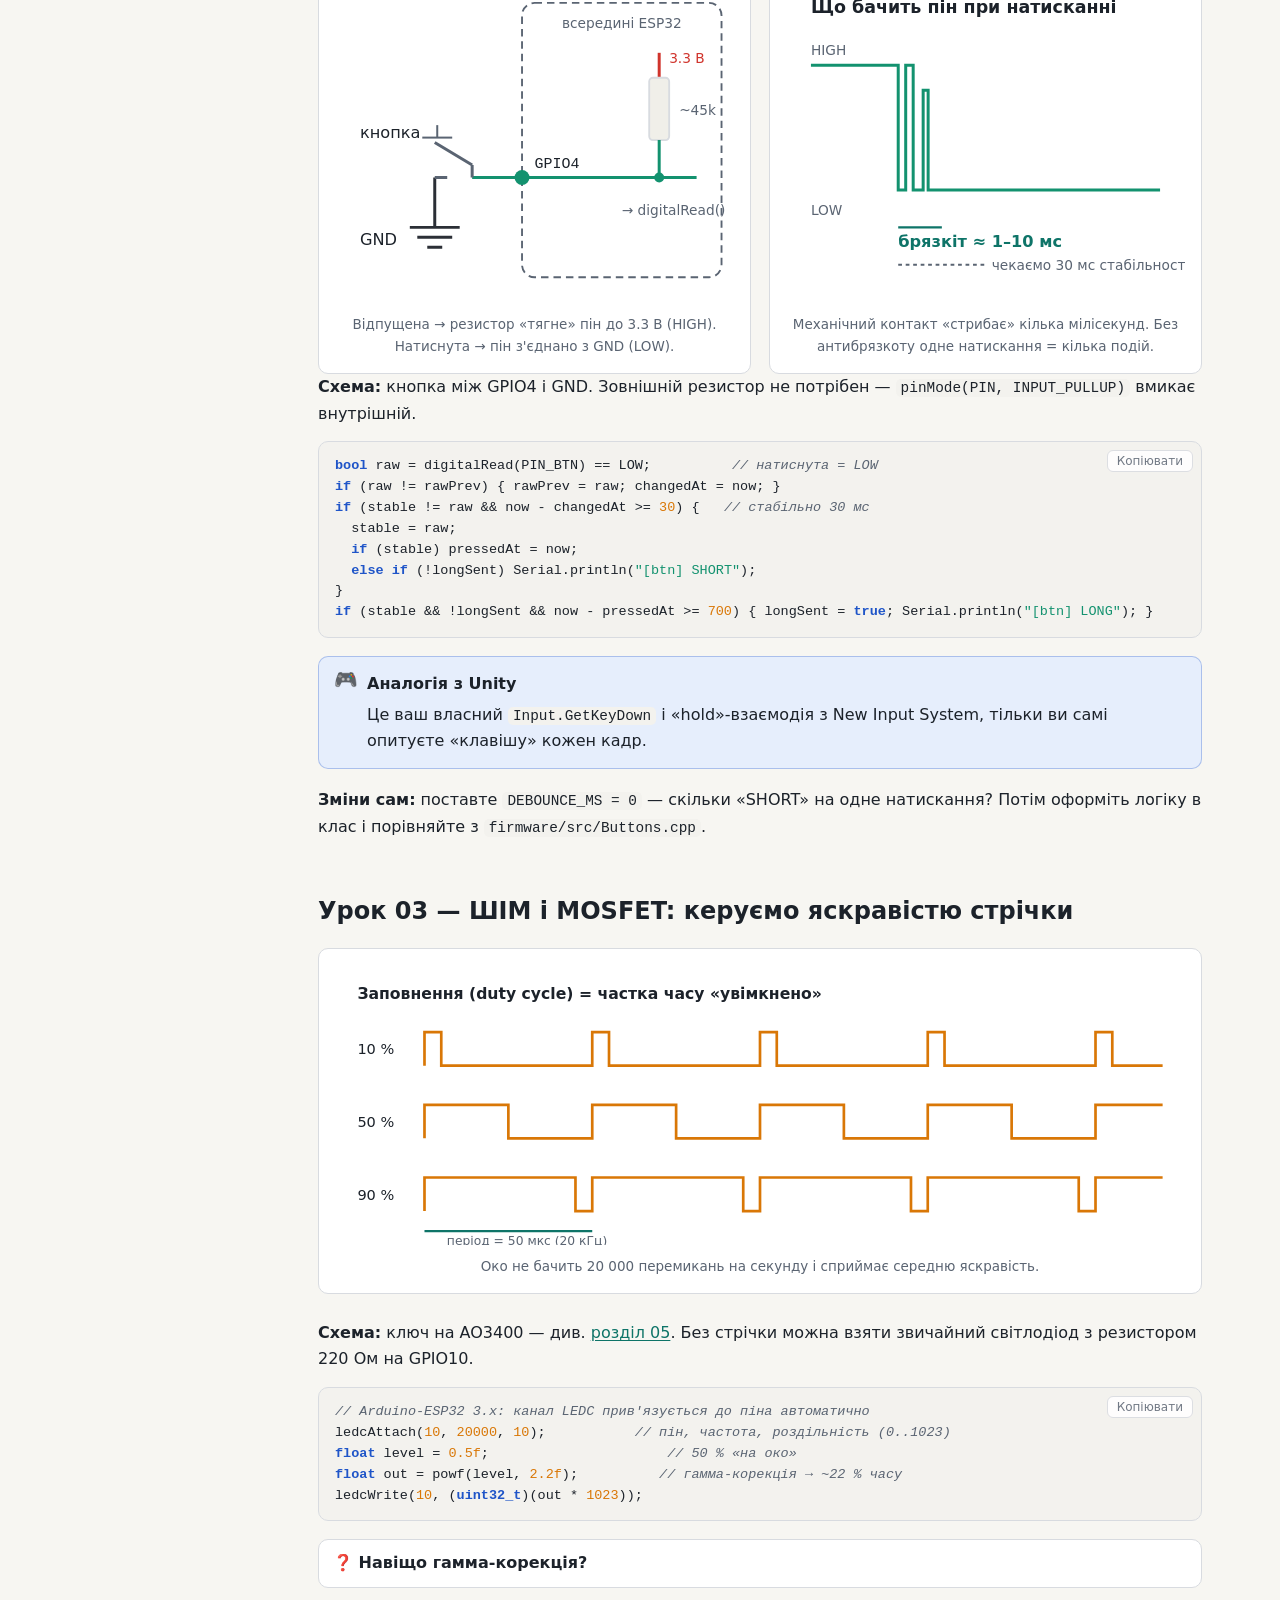
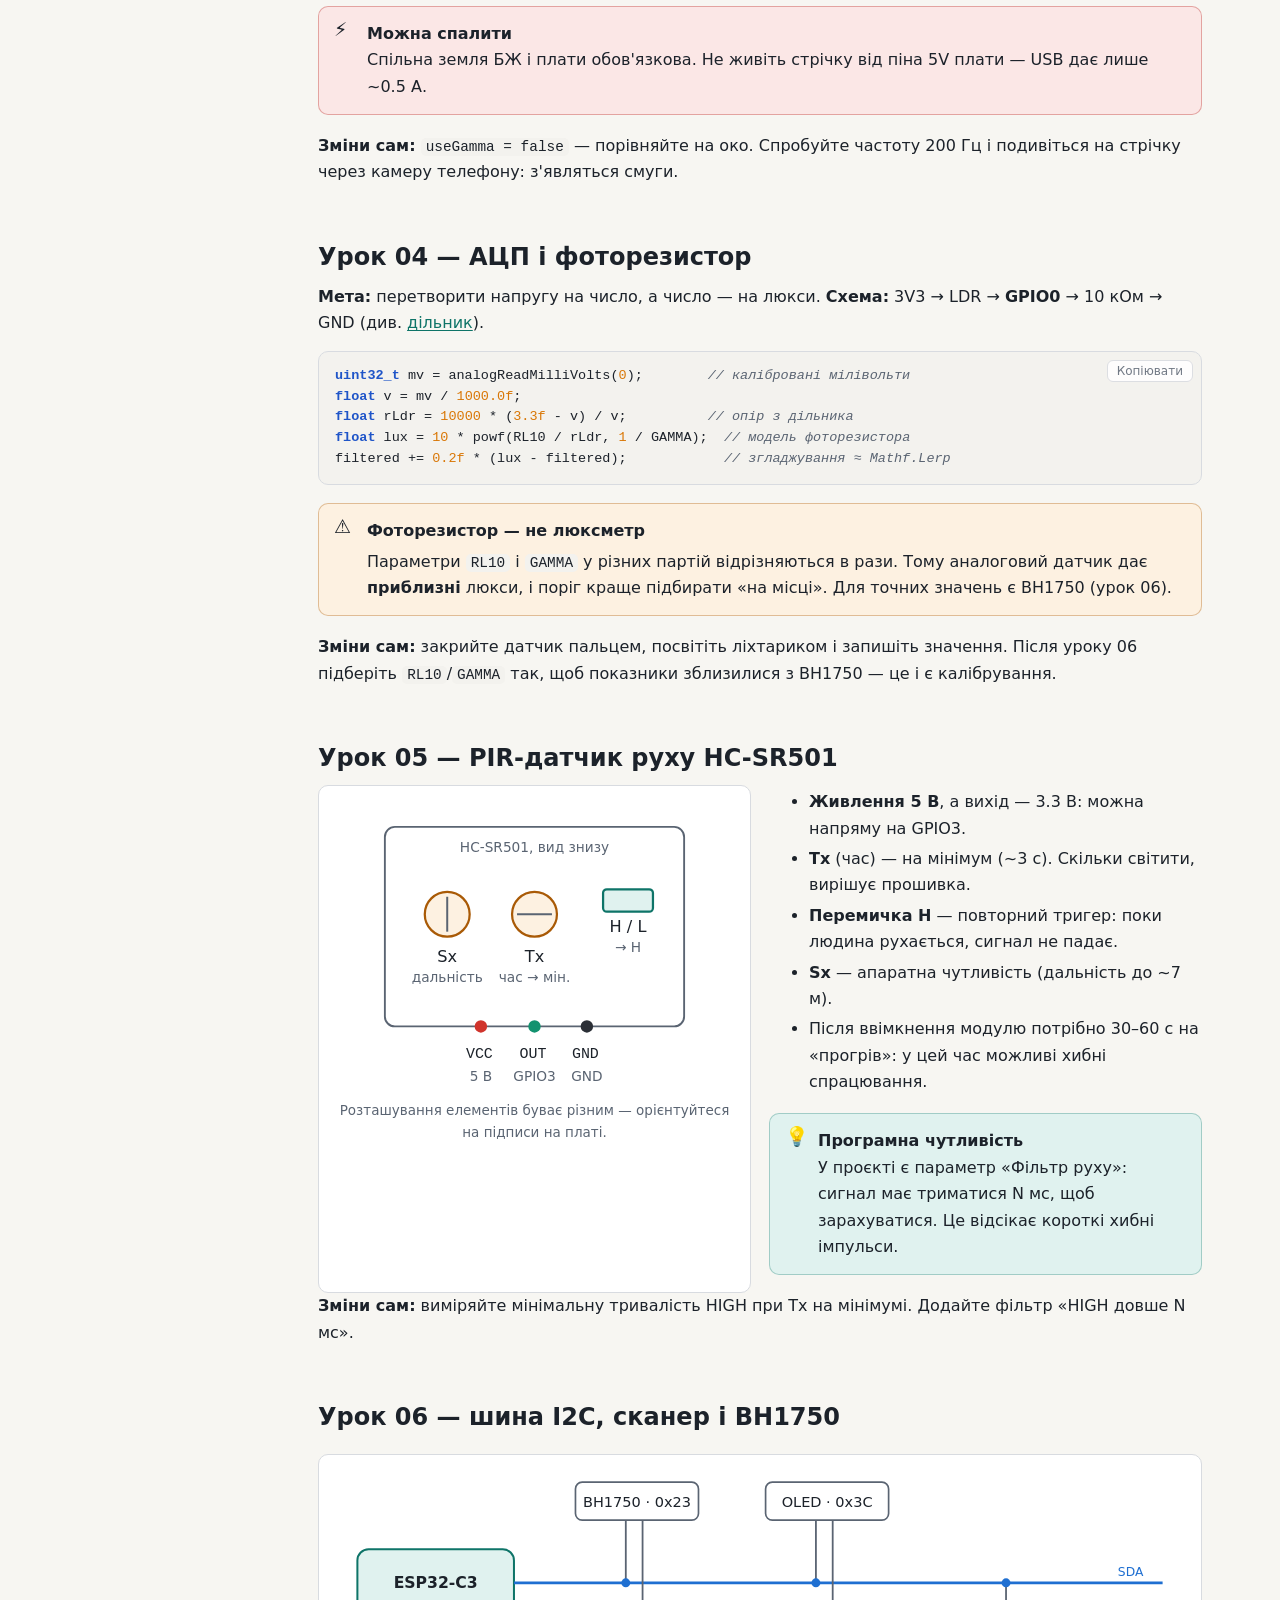
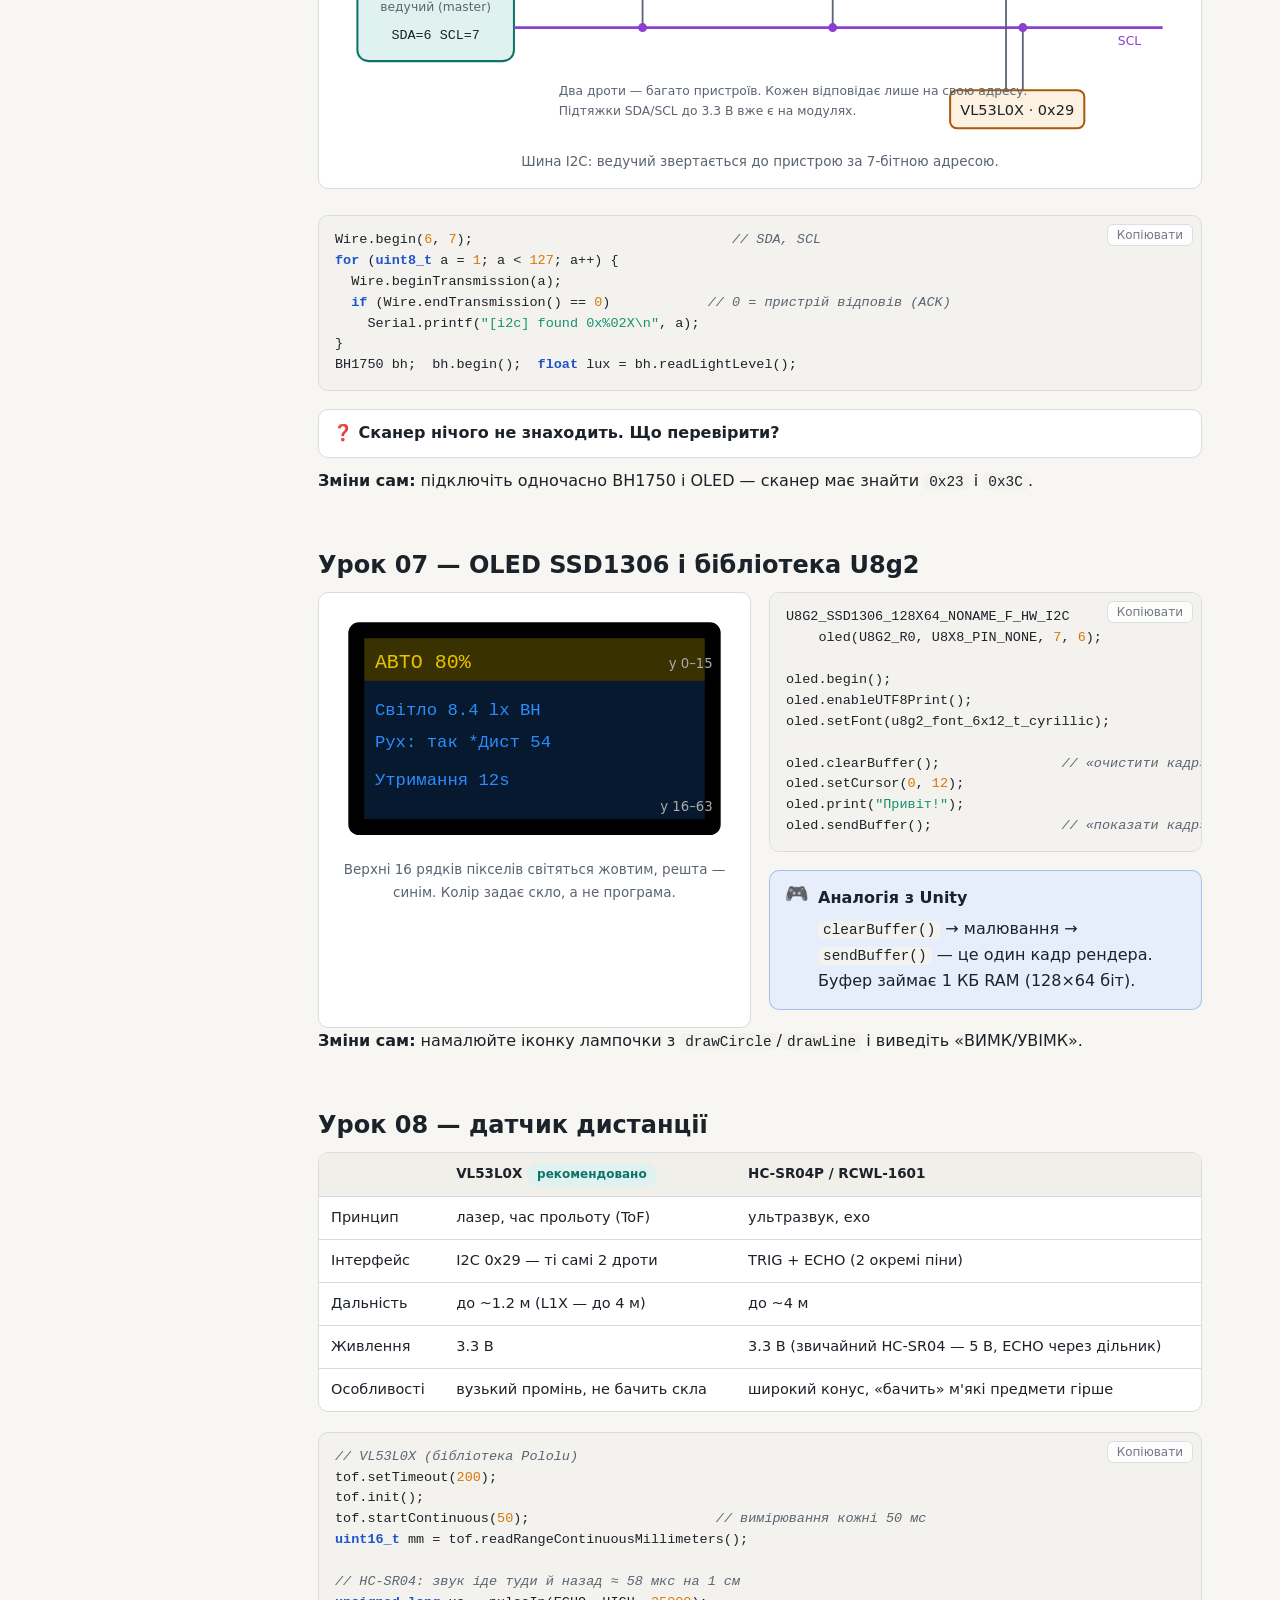
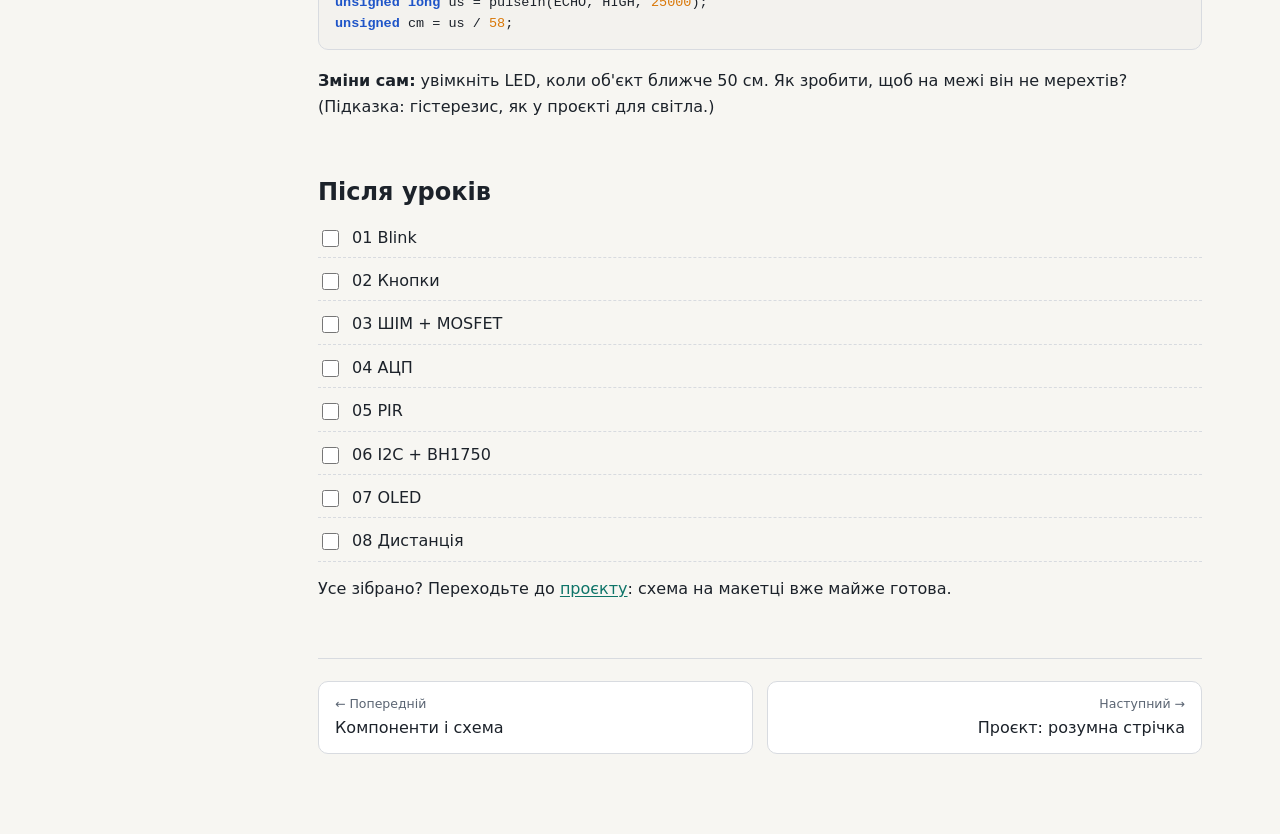
<file: site/lessons.html>
<!doctype html>
<html lang="uk">
<head>
<meta charset="utf-8">
<meta name="viewport" content="width=device-width, initial-scale=1">
<title>Уроки 01–08</title>
<link rel="stylesheet" href="assets/style.css">
<script src="assets/site.js"></script>
</head>
<body>
<div class="layout">
<aside class="sidebar" id="sidebar"><a href="index.html">Зміст</a></aside>
<main class="main">
<div class="topbar"><div class="crumbs"><a href="index.html">Головна</a> / Уроки</div><button class="btn menu-btn" type="button">☰ Меню</button></div>

<h1>Уроки 01–08</h1>
<p class="lead">Вісім коротких вправ: кожна вчить одну річ, потрібну для фінального проєкту. Піни в уроках ті самі, що й у проєкті, тож схему на макетці можна нарощувати поступово.</p>

<div class="callout tip"><span class="callout-title">Як проходити урок</span>
1) Прочитайте мету і схему. 2) Зберіть у Wokwi або на макетці. 3) Прошийте:
<code>cd lessons</code> → <code>pio run -e l0X_… -t upload</code> → <code>pio device monitor</code>. 4) Виконайте «Зміни сам». 5) Попросіть ШІ поставити вам 3 контрольні питання.</div>

<div class="table-wrap"><table>
<tr><th>#</th><th>Урок</th><th>Env</th><th>Деталі</th><th>Wokwi</th></tr>
<tr><td>01</td><td><a href="#l01">Blink + Serial</a></td><td><code>l01_blink</code></td><td>лише плата</td><td>✓</td></tr>
<tr><td>02</td><td><a href="#l02">Кнопки</a></td><td><code>l02_button</code></td><td>кнопка</td><td>✓</td></tr>
<tr><td>03</td><td><a href="#l03">ШІМ + MOSFET</a></td><td><code>l03_pwm_mosfet</code></td><td>AO3400, стрічка, БЖ</td><td>LED замість стрічки</td></tr>
<tr><td>04</td><td><a href="#l04">АЦП + фоторезистор</a></td><td><code>l04_adc_ldr</code></td><td>GL5516, 10k</td><td>✓ (модуль)</td></tr>
<tr><td>05</td><td><a href="#l05">PIR</a></td><td><code>l05_pir</code></td><td>HC-SR501</td><td>✓</td></tr>
<tr><td>06</td><td><a href="#l06">I2C + BH1750</a></td><td><code>l06_i2c_bh1750</code></td><td>GY-302</td><td>лише сканер</td></tr>
<tr><td>07</td><td><a href="#l07">OLED</a></td><td><code>l07_oled</code></td><td>SSD1306</td><td>✓</td></tr>
<tr><td>08</td><td><a href="#l08">Дистанція</a></td><td><code>l08_distance</code></td><td>VL53L0X або HC-SR04P</td><td>HC-SR04</td></tr>
</table></div>

<!-- ===================== Arduino чи C++ ===================== -->
<h2 id="arduino-cpp" data-short="Arduino чи C++?">Перед уроками: «Arduino» чи «C++»?</h2>
<p>Кожен урок починається з рядка <code>#include &lt;Arduino.h&gt;</code>. Звідси часте питання: ми пишемо на Arduino чи на C++? Це не вибір «або-або». <b>Весь код уроків і проєкту написаний на C++</b>, а Arduino — це бібліотека (фреймворк), написана на C++, якою ми користуємось.</p>

<div class="table-wrap"><table>
<tr><th>Unity</th><th>Наш проєкт</th></tr>
<tr><td>Мова <b>C#</b></td><td>Мова <b>C++</b></td></tr>
<tr><td>Рушій <b>Unity</b> з API <code>UnityEngine</code></td><td>Фреймворк <b>Arduino</b> з API <code>Arduino.h</code></td></tr>
<tr><td><code>using UnityEngine;</code></td><td><code>#include &lt;Arduino.h&gt;</code></td></tr>
<tr><td><code>Debug.Log</code>, <code>Time.time</code>, <code>Input.GetKey</code></td><td><code>Serial.println</code>, <code>millis()</code>, <code>digitalRead()</code></td></tr>
<tr><td><code>Start()</code> / <code>Update()</code> викликає рушій</td><td><code>setup()</code> / <code>loop()</code> викликає ядро Arduino</td></tr>
</table></div>

<div class="callout unity"><span class="callout-title">Аналогія з Unity</span>Ви ж не кажете «я пишу на Unity, а не на C#»: ви пишете на C#, використовуючи Unity. Тут так само: пишемо на C++, використовуючи Arduino.</div>

<h3>Що робить <code>#include &lt;Arduino.h&gt;</code></h3>
<p><code>#include</code> буквально вставляє вміст файлу <code>Arduino.h</code> у ваш файл перед компіляцією. Після цього компілятор знає:</p>
<ul>
<li>функції роботи з пінами: <code>pinMode</code>, <code>digitalWrite</code>, <code>digitalRead</code>, <code>analogRead</code>;</li>
<li>час: <code>millis()</code>, <code>micros()</code>, <code>delay()</code>;</li>
<li>об'єкт <code>Serial</code> для логів;</li>
<li>типи <code>uint8_t</code>, <code>uint32_t</code> і константи <code>HIGH</code>, <code>LOW</code>, <code>INPUT_PULLUP</code>.</li>
</ul>
<p>Без цього рядка <code>pinMode(...)</code> дасть помилку компіляції «not declared» — як у C# без потрібного <code>using</code>.</p>

<h3>Де ж тоді <code>main()</code>?</h3>
<p>У звичайній програмі на C++ усе починається з <code>main()</code>. Вона є і тут, просто захована всередині фреймворку. Спрощено:</p>
<pre><code><span class="k">int</span> main() {
  init();          <span class="c">// налаштувати чип: тактування, таймери, USB</span>
  setup();         <span class="c">// ВАША функція — один раз</span>
  <span class="k">for</span> (;;) {       <span class="c">// нескінченний цикл</span>
    loop();        <span class="c">// ВАША функція — знову і знову</span>
  }
}</code></pre>
<p>Як у Unity: ігровий цикл належить рушію, а ви пишете лише <code>Start</code> і <code>Update</code>. На ESP32 замість <code>main()</code> є <code>app_main()</code>, який запускає цей цикл окремою задачею FreeRTOS, але суть та сама.</p>

<h3>Як збирається прошивка</h3>
<ol>
<li>PlatformIO бере ваші <code>.cpp</code> і вихідний код ядра Arduino.</li>
<li>Усе це компілює звичайний компілятор C++ (GCC): для ESP32-C3 — <code>riscv32-esp-elf-g++</code>, для STM32 — <code>arm-none-eabi-g++</code>.</li>
<li>Виходить один файл прошивки <code>firmware.bin</code>.</li>
</ol>
<p>Тобто це повноцінний C++: класи, <code>enum class</code>, <code>constexpr</code>, посилання, шаблони. У прошивці проєкту ми все це використовуємо.</p>

<h3>Навіщо Arduino, якщо можна писати напряму?</h3>
<p>«Напряму» — це через бібліотеки виробника чипа. Ось як увімкнути один пін у трьох варіантах:</p>
<div class="grid-2">
<div>
<p><b>Arduino</b> — однаково на ESP32 і STM32:</p>
<pre><code>pinMode(<span class="n">10</span>, OUTPUT);
digitalWrite(<span class="n">10</span>, HIGH);</code></pre>
<p><b>ESP-IDF</b> — лише ESP32:</p>
<pre><code>gpio_reset_pin(GPIO_NUM_10);
gpio_set_direction(GPIO_NUM_10, GPIO_MODE_OUTPUT);
gpio_set_level(GPIO_NUM_10, <span class="n">1</span>);</code></pre>
</div>
<div>
<p><b>STM32 HAL</b> — лише STM32, пін PA8:</p>
<pre><code>__HAL_RCC_GPIOA_CLK_ENABLE();
GPIO_InitTypeDef g = {<span class="n">0</span>};
g.Pin  = GPIO_PIN_8;
g.Mode = GPIO_MODE_OUTPUT_PP;
HAL_GPIO_Init(GPIOA, &amp;g);
HAL_GPIO_WritePin(GPIOA, GPIO_PIN_8, GPIO_PIN_SET);</code></pre>
</div>
</div>
<div class="table-wrap"><table>
<tr><th>Плюси Arduino</th><th>Мінуси Arduino</th></tr>
<tr><td>Один API для різних чипів: наш проєкт майже без змін збирається і на ESP32-C3, і на STM32F411</td><td>Частина деталей схована — менше контролю над залізом</td></tr>
<tr><td>Тисячі готових бібліотек: BH1750, VL53L0X, U8g2</td><td>Прошивка трохи більша й повільніша, ніж «вручну»</td></tr>
<tr><td>Менше коду на старті: спершу вчите логіку, а не регістри</td><td>Складніше зрозуміти, що відбувається «під капотом»</td></tr>
</table></div>
<p>Тому після проєкту в плані навчання є крок: переписати те саме на STM32 HAL або ESP-IDF (див. <a href="07-stm32.html">розділ 07</a>).</p>

<details class="quiz"><summary>А чому в Arduino IDE файли <code>.ino</code> і там не пишуть <code>#include &lt;Arduino.h&gt;</code>?</summary><div>Arduino IDE перед компіляцією сама додає <code>#include &lt;Arduino.h&gt;</code> у файл <code>.ino</code> і перейменовує його на <code>.cpp</code>. Через це здається, що «Arduino — окрема мова». У PlatformIO ми пишемо звичайні <code>.cpp</code>-файли, тому підключаємо <code>Arduino.h</code> явно, як будь-яку іншу бібліотеку.</div></details>

<!-- ===================== Що таке PlatformIO ===================== -->
<h2 id="platformio" data-short="Що таке PlatformIO">Перед уроками: що таке PlatformIO?</h2>
<p>Усі уроки збираються командою <code>pio run</code>, а поруч із кодом лежить файл <code>platformio.ini</code>. PlatformIO — це <b>не мова, не компілятор і не фреймворк</b>. Це інструмент, який керує проєктом: сам завантажує потрібний компілятор і бібліотеки, збирає прошивку, прошиває плату і показує лог (Serial Monitor).</p>
<p>Він складається з двох частин:</p>
<ul>
<li><b>PlatformIO Core</b> — програма командного рядка <code>pio</code>, написана на Python. Саме її запускає ШІ-агент.</li>
<li><b>PlatformIO IDE</b> — розширення VS Code: кнопки ✓ (збірка), → (прошивка), 🔌 (монітор) на нижній панелі. Під капотом вони викликають той самий <code>pio</code>.</li>
</ul>

<div class="table-wrap"><table>
<tr><th>C# / .NET / Unity</th><th>PlatformIO</th></tr>
<tr><td>Файл <code>.csproj</code>: що і як збирати</td><td>Файл <code>platformio.ini</code></td></tr>
<tr><td>NuGet-пакети в <code>.csproj</code></td><td><code>lib_deps = olikraus/U8g2@^2.35.9</code> (реєстр бібліотек PlatformIO)</td></tr>
<tr><td><code>dotnet build</code> / <code>dotnet run</code></td><td><code>pio run</code> / <code>pio run -t upload</code></td></tr>
<tr><td>Конфігурації Debug / Release</td><td>Env-и: <code>[env:l01_blink]</code>, <code>[env:esp32c3]</code>, <code>[env:blackpill]</code></td></tr>
<tr><td>Build Settings → цільова платформа (Android, iOS…)</td><td><code>platform = …</code> і <code>board = …</code></td></tr>
<tr><td>Unity Hub завантажує потрібну версію редактора і модулі платформ</td><td>PlatformIO сам завантажує компілятор, ядро Arduino, утиліти прошивки в <code>%USERPROFILE%\.platformio</code></td></tr>
<tr><td>Папки <code>bin/</code> і <code>obj/</code></td><td>Папка <code>.pio/</code> — результати збірки, її можна видаляти</td></tr>
<tr><td>Вікно Console в Unity</td><td><code>pio device monitor</code> (Serial Monitor)</td></tr>
</table></div>

<div class="callout unity"><span class="callout-title">Аналогія з Unity</span>Якщо Arduino — це «рушій» з API, то PlatformIO — це Unity Hub + Package Manager + кнопка Build&nbsp;and&nbsp;Run в одному. Сам по собі він не знає, як мигати світлодіодом; він знає, де взяти все потрібне і як це зібрати.</div>

<h3>Хто за що відповідає</h3>
<figure class="diagram">
<div class="diagram-scroll">
<svg viewBox="0 0 760 300" role="img" aria-label="Шари прошивки: ваш код, бібліотеки, фреймворк, платформа, плата; PlatformIO збирає їх за описом у platformio.ini">
  <defs><marker id="pio-arr" viewBox="0 0 10 10" refX="9" refY="5" markerWidth="7" markerHeight="7" orient="auto-start-reverse"><path d="M0,0 L10,5 L0,10 z" class="f-acc"/></marker></defs>
  <rect x="20" y="20"  width="500" height="44" rx="8" class="d-info"/>
  <text x="36" y="47" class="d-tb">Ваш код</text><text x="160" y="47" class="d-t">src/01_blink/main.cpp</text><text x="505" y="47" text-anchor="end" class="d-tm">build_src_filter</text>
  <rect x="20" y="74"  width="500" height="44" rx="8" class="d-box"/>
  <text x="36" y="101" class="d-tb">Бібліотеки</text><text x="160" y="101" class="d-t">U8g2, BH1750, VL53L0X</text><text x="505" y="101" text-anchor="end" class="d-tm">lib_deps</text>
  <rect x="20" y="128" width="500" height="44" rx="8" class="d-box"/>
  <text x="36" y="155" class="d-tb">Фреймворк</text><text x="160" y="155" class="d-t">Arduino (або ESP-IDF, STM32Cube)</text><text x="505" y="155" text-anchor="end" class="d-tm">framework</text>
  <rect x="20" y="182" width="500" height="44" rx="8" class="d-box"/>
  <text x="36" y="209" class="d-tb">Платформа</text><text x="160" y="209" class="d-t">компілятор GCC + esptool / dfu-util</text><text x="505" y="209" text-anchor="end" class="d-tm">platform</text>
  <rect x="20" y="236" width="500" height="44" rx="8" class="d-warn"/>
  <text x="36" y="263" class="d-tb">Плата</text><text x="160" y="263" class="d-t">ESP32-C3 Super Mini / Black Pill</text><text x="505" y="263" text-anchor="end" class="d-tm">board</text>
  <path d="M528 20 H538 V280 H528" class="d-line"/>
  <path d="M538 150 H556" class="d-arrow" marker-end="url(#pio-arr)"/>
  <rect x="560" y="20" width="185" height="260" rx="10" class="d-acc"/>
  <text x="652" y="52" text-anchor="middle" class="d-tb">PlatformIO</text>
  <text x="652" y="76" text-anchor="middle" class="d-ts">читає platformio.ini</text>
  <text x="652" y="108" text-anchor="middle" class="d-t">1. завантажує</text>
  <text x="652" y="126" text-anchor="middle" class="d-ts">платформу і бібліотеки</text>
  <text x="652" y="156" text-anchor="middle" class="d-t">2. компілює і лінкує</text>
  <text x="652" y="174" text-anchor="middle" class="d-ts">→ firmware.bin</text>
  <text x="652" y="204" text-anchor="middle" class="d-t">3. прошиває плату</text>
  <text x="652" y="234" text-anchor="middle" class="d-t">4. показує лог</text>
  <text x="652" y="252" text-anchor="middle" class="d-ts">Serial Monitor</text>
</svg>
</div>
<figcaption>Праворуч у кожному шарі — рядок <code>platformio.ini</code>, який його описує.</figcaption>
</figure>

<h3>Що відбувається при <code>pio run -e l01_blink</code></h3>
<ol>
<li>PlatformIO читає <code>platformio.ini</code> і бере секцію <code>[env:l01_blink]</code> разом зі спільною <code>[env]</code>.</li>
<li>Якщо платформи й компілятора ще немає — завантажує їх. Перший раз це довго, далі все береться з кешу.</li>
<li>Завантажує бібліотеки з <code>lib_deps</code> у <code>.pio/libdeps/&lt;env&gt;/</code>.</li>
<li>Компілює ваш код, ядро Arduino і бібліотеки компілятором GCC (для ESP32-C3 — <code>riscv32-esp-elf-g++</code>).</li>
<li>Лінкує все в <code>.pio/build/&lt;env&gt;/firmware.elf</code> і <code>firmware.bin</code>.</li>
<li>З <code>-t upload</code> — прошиває плату: ESP32 через esptool, STM32 через dfu-util або ST-Link.</li>
</ol>

<h3>Структура проєкту</h3>
<div class="table-wrap"><table>
<tr><th>Що</th><th>Навіщо</th><th>Аналог у C#</th></tr>
<tr><td><code>platformio.ini</code></td><td>опис проєкту: плати, env-и, бібліотеки, прапори</td><td><code>.csproj</code></td></tr>
<tr><td><code>src/</code></td><td>ваш код (<code>.cpp</code>, <code>.h</code>)</td><td>файли <code>.cs</code></td></tr>
<tr><td><code>include/</code>, <code>lib/</code></td><td>спільні заголовки і власні локальні бібліотеки (у нас не використовуються)</td><td>окремі проєкти-бібліотеки в solution</td></tr>
<tr><td><code>.pio/</code></td><td>результати збірки і завантажені бібліотеки цього проєкту</td><td><code>bin/</code>, <code>obj/</code></td></tr>
<tr><td><code>%USERPROFILE%\.platformio</code></td><td>спільний кеш компіляторів і платформ для всіх проєктів</td><td><code>%USERPROFILE%\.nuget\packages</code></td></tr>
</table></div>

<h3>Як виглядає <code>platformio.ini</code></h3>
<pre><code><span class="c">; спільне для всіх уроків</span>
[env]
platform  = platformio/espressif32   <span class="c">; компілятор + ядро для чипів ESP32</span>
board     = esp32-c3-devkitm-1       <span class="c">; опис плати</span>
framework = arduino                  <span class="c">; API: setup/loop, digitalWrite…</span>
monitor_speed = <span class="n">115200</span>                <span class="c">; як у Serial.begin(115200)</span>

<span class="c">; один урок = один env</span>
[env:l07_oled]
build_src_filter = +&lt;07_oled/&gt;       <span class="c">; компілювати лише цю папку</span>
lib_deps = olikraus/U8g2@^2.35.9     <span class="c">; бібліотека дисплея</span></code></pre>
<p>Повна версія з поясненням кожного рядка — у <code>lessons/platformio.ini</code> і <code>firmware/platformio.ini</code>.</p>

<h3>Основні команди</h3>
<div class="table-wrap"><table>
<tr><th>Команда</th><th>Що робить</th></tr>
<tr><td><code>pio run -e l01_blink</code></td><td>зібрати урок</td></tr>
<tr><td><code>pio run -e l01_blink -t upload</code></td><td>зібрати й прошити</td></tr>
<tr><td><code>pio device monitor -b 115200</code></td><td>відкрити лог; вихід — <kbd>Ctrl</kbd>+<kbd>C</kbd></td></tr>
<tr><td><code>pio device list</code></td><td>показати підключені COM-порти</td></tr>
<tr><td><code>pio run -e l01_blink -t clean</code></td><td>видалити результати збірки цього env</td></tr>
<tr><td><code>pio pkg update</code></td><td>оновити платформи й бібліотеки</td></tr>
</table></div>

<h3>Порівняння з іншими інструментами</h3>
<div class="table-wrap"><table>
<tr><th></th><th>PlatformIO</th><th>Arduino IDE 2</th><th>ESP-IDF</th><th>STM32CubeIDE</th></tr>
<tr><td><b>Що це</b></td><td>менеджер проєктів і збірки (CLI + розширення VS Code)</td><td>проста IDE для скетчів <code>.ino</code></td><td>офіційний інструмент Espressif (<code>idf.py</code> + CMake)</td><td>офіційна IDE від ST (Eclipse + CubeMX + HAL)</td></tr>
<tr><td><b>Чипи</b></td><td>ESP32, STM32 і сотні інших плат</td><td>усі, для яких є «ядро» Arduino</td><td>лише ESP32</td><td>лише STM32</td></tr>
<tr><td><b>Фреймворки</b></td><td>Arduino, ESP-IDF, STM32Cube та інші</td><td>лише Arduino</td><td>ESP-IDF</td><td>HAL / LL</td></tr>
<tr><td><b>Версії бібліотек</b></td><td>записані в <code>platformio.ini</code>, однакові на будь-якому ПК</td><td>спільні для всіх скетчів, у проєкті не зафіксовані</td><td>компоненти в проєкті</td><td>генеруються CubeMX у проєкт</td></tr>
<tr><td><b>Кілька плат в одному проєкті</b></td><td>так, через env-и</td><td>плата обирається в меню IDE</td><td>ні</td><td>ні</td></tr>
<tr><td><b>Командний рядок для ШІ-агента</b></td><td><code>pio</code> — повноцінний</td><td>є окрема <code>arduino-cli</code></td><td><code>idf.py</code> — повноцінний</td><td>обмежено, розрахована на GUI</td></tr>
<tr><td><b>Поріг входу</b></td><td>середній</td><td>найнижчий</td><td>високий</td><td>високий</td></tr>
</table></div>

<h3>Чому в цьому курсі PlatformIO</h3>
<ul>
<li><b>Один проєкт для двох чипів:</b> прошивка збирається для ESP32-C3 і STM32F411 з того самого коду — різниця лише в env.</li>
<li><b>Відтворюваність:</b> платформа і версії бібліотек записані у файлі, тож у вас, в агента і в Wokwi збирається одне й те саме.</li>
<li><b>Замкнений цикл з ШІ:</b> агент сам запускає <code>pio run</code>, читає помилки компілятора і виправляє код (див. <a href="02-ai-tools.html">розділ 02</a>).</li>
<li><b>Шлях росту:</b> пізніше можна змінити <code>framework = arduino</code> на <code>espidf</code> чи <code>stm32cube</code> і лишитися в тому ж інструменті.</li>
</ul>
<p>Як встановити PlatformIO і що робити, якщо збірка падає на Windows, — у <a href="03-software.html#install">розділі 03</a>.</p>

<details class="quiz"><summary>Що буде, якщо видалити папку <code>.pio</code>?</summary><div>Нічого страшного: це лише результати збірки і завантажені бібліотеки. Наступна команда <code>pio run</code> усе відновить, просто збірка триватиме довше. Компілятори при цьому не зникнуть — вони лежать у спільному кеші <code>%USERPROFILE%\.platformio</code>.</div></details>
<details class="quiz"><summary>Чи можна працювати з PlatformIO без VS Code?</summary><div>Так. VS Code з розширенням — лише зручні кнопки. Усе те саме робить команда <code>pio</code> у будь-якому терміналі; саме так нею користується ШІ-агент.</div></details>

<!-- ========================= 01 ========================= -->
<h2 id="l01" data-short="01 Blink">Урок 01 — Blink без <code>delay()</code></h2>
<p><b>Мета:</b> зрозуміти <code>setup()</code>/<code>loop()</code>, <code>millis()</code>, вивід у Serial Monitor. <b>Схема:</b> нічого не потрібно, використовуємо вбудований LED на GPIO8.</p>
<p>У повному файлі уроку перший рядок — <code>#include &lt;Arduino.h&gt;</code> (чому — див. <a href="#arduino-cpp">блок вище</a>). Нижче — головна частина коду.</p>
<pre><code><span class="k">constexpr int</span> PIN_LED = <span class="n">8</span>;            <span class="c">// вбудований LED (active-low: LOW = світить)</span>
<span class="k">uint32_t</span> lastToggle = <span class="n">0</span>;
<span class="k">bool</span> ledOn = <span class="k">false</span>;

<span class="k">void</span> setup() {                       <span class="c">// ≈ Start()</span>
  Serial.begin(<span class="n">115200</span>);
  pinMode(PIN_LED, OUTPUT);
}

<span class="k">void</span> loop() {                        <span class="c">// ≈ Update()</span>
  <span class="k">uint32_t</span> now = millis();
  <span class="k">if</span> (now - lastToggle &gt;= <span class="n">500</span>) {
    lastToggle = now;
    ledOn = !ledOn;
    digitalWrite(PIN_LED, ledOn ? LOW : HIGH);
    Serial.printf(<span class="s">"[blink] led=%d\n"</span>, ledOn);
  }
}</code></pre>
<details class="quiz"><summary>Чому <code>now - lastToggle &gt;= 500</code>, а не <code>now &gt;= lastToggle + 500</code>?</summary><div><code>millis()</code> має тип <code>uint32_t</code> і через ~49.7 доби переповнюється до 0. Різниця беззнакових чисел залишається правильною навіть після переповнення, а сума — ні: таймер «завис» би.</div></details>
<p><b>Зміни сам:</b> «серцебиття» — два короткі спалахи, потім пауза 1 с. Підказка: масив тривалостей і індекс кроку.</p>

<!-- ========================= 02 ========================= -->
<h2 id="l02" data-short="02 Кнопки">Урок 02 — Кнопки, pull-up і брязкіт контактів</h2>
<div class="grid-2">
<figure class="diagram" style="margin:0">
<svg viewBox="0 0 320 260" role="img" aria-label="Кнопка з внутрішнім pull-up резистором">
  <rect x="150" y="20" width="160" height="220" rx="10" class="d-box2" stroke-dasharray="6 4"/>
  <text x="230" y="40" text-anchor="middle" class="d-ts">всередині ESP32</text>
  <path d="M260 60 V80" class="w-pwr"/><text x="268" y="68" class="d-ts" style="fill:var(--w-pwr)">3.3 В</text>
  <rect x="252" y="80" width="16" height="50" rx="3" class="d-box"/><text x="276" y="110" class="d-ts">~45k</text>
  <path d="M260 130 V160 H150" class="w-sig"/>
  <circle cx="260" cy="160" r="4" class="f-sig"/>
  <path d="M260 160 H290" class="w-sig"/><text x="230" y="190" class="d-ts">→ digitalRead()</text>
  <circle cx="150" cy="160" r="6" class="f-sig"/><text x="160" y="152" class="d-tm">GPIO4</text>
  <path d="M150 160 H110" class="w-sig"/>
  <path d="M110 160 V150 M110 150 L80 132" class="d-line" style="stroke-width:2.4"/>
  <path d="M70 128 H94" class="d-line"/><path d="M82 128 V118" class="d-line"/>
  <path d="M80 160 V200" class="w-gnd"/><path d="M80 160 H90" class="d-line" style="stroke-width:2.4"/>
  <text x="20" y="128" class="d-t">кнопка</text>
  <path d="M60 200 H100 M66 208 H94 M74 216 H86" class="w-gnd"/><text x="20" y="214" class="d-t">GND</text>
</svg>
<figcaption>Відпущена → резистор «тягне» пін до 3.3 В (HIGH). Натиснута → пін з'єднано з GND (LOW).</figcaption>
</figure>
<figure class="diagram" style="margin:0">
<svg viewBox="0 0 320 260" role="img" aria-label="Брязкіт контактів кнопки на осцилограмі">
  <text x="20" y="28" class="d-tb">Що бачить пін при натисканні</text>
  <path d="M20 70 H90 V170 H96 V70 H102 V170 H110 V90 H114 V170 H300" class="w-sig"/>
  <text x="20" y="62" class="d-ts">HIGH</text><text x="20" y="190" class="d-ts">LOW</text>
  <path d="M90 200 H125" class="d-arrow"/><text x="90" y="216" class="d-ta">брязкіт ≈ 1–10 мс</text>
  <path d="M90 230 H160" class="d-line" stroke-dasharray="3 3"/><text x="165" y="234" class="d-ts">чекаємо 30 мс стабільності</text>
</svg>
<figcaption>Механічний контакт «стрибає» кілька мілісекунд. Без антибрязкоту одне натискання = кілька подій.</figcaption>
</figure>
</div>
<p><b>Схема:</b> кнопка між GPIO4 і GND. Зовнішній резистор не потрібен — <code>pinMode(PIN, INPUT_PULLUP)</code> вмикає внутрішній.</p>
<pre><code><span class="k">bool</span> raw = digitalRead(PIN_BTN) == LOW;          <span class="c">// натиснута = LOW</span>
<span class="k">if</span> (raw != rawPrev) { rawPrev = raw; changedAt = now; }
<span class="k">if</span> (stable != raw &amp;&amp; now - changedAt &gt;= <span class="n">30</span>) {   <span class="c">// стабільно 30 мс</span>
  stable = raw;
  <span class="k">if</span> (stable) pressedAt = now;
  <span class="k">else if</span> (!longSent) Serial.println(<span class="s">"[btn] SHORT"</span>);
}
<span class="k">if</span> (stable &amp;&amp; !longSent &amp;&amp; now - pressedAt &gt;= <span class="n">700</span>) { longSent = <span class="k">true</span>; Serial.println(<span class="s">"[btn] LONG"</span>); }</code></pre>
<div class="callout unity"><span class="callout-title">Аналогія з Unity</span>Це ваш власний <code>Input.GetKeyDown</code> і «hold»-взаємодія з New Input System, тільки ви самі опитуєте «клавішу» кожен кадр.</div>
<p><b>Зміни сам:</b> поставте <code>DEBOUNCE_MS = 0</code> — скільки «SHORT» на одне натискання? Потім оформіть логіку в клас і порівняйте з <code>firmware/src/Buttons.cpp</code>.</p>

<!-- ========================= 03 ========================= -->
<h2 id="l03" data-short="03 ШІМ + MOSFET">Урок 03 — ШІМ і MOSFET: керуємо яскравістю стрічки</h2>
<figure class="diagram">
<div class="diagram-scroll">
<svg viewBox="0 0 760 250" role="img" aria-label="ШІМ із заповненням 10, 50 і 90 відсотків">
  <text x="20" y="30" class="d-tb">Заповнення (duty cycle) = частка часу «увімкнено»</text>
  <g>
    <text x="20" y="80" class="d-t">10 %</text>
    <path d="M80 90 V60 H95 V90 H230 V60 H245 V90 H380 V60 H395 V90 H530 V60 H545 V90 H680 V60 H695 V90 H740" class="w-pwm"/>
    <text x="20" y="145" class="d-t">50 %</text>
    <path d="M80 155 V125 H155 V155 H230 V125 H305 V155 H380 V125 H455 V155 H530 V125 H605 V155 H680 V125 H740" class="w-pwm"/>
    <text x="20" y="210" class="d-t">90 %</text>
    <path d="M80 220 V190 H215 V220 H230 V190 H365 V220 H380 V190 H515 V220 H530 V190 H665 V220 H680 V190 H740" class="w-pwm"/>
  </g>
  <path d="M80 238 H230" class="d-arrow"/><text x="100" y="250" class="d-ts">період = 50 мкс (20 кГц)</text>
</svg>
</div>
<figcaption>Око не бачить 20 000 перемикань на секунду і сприймає середню яскравість.</figcaption>
</figure>
<p><b>Схема:</b> ключ на AO3400 — див. <a href="05-hardware.html#mosfet">розділ 05</a>. Без стрічки можна взяти звичайний світлодіод з резистором 220 Ом на GPIO10.</p>
<pre><code><span class="c">// Arduino-ESP32 3.x: канал LEDC прив'язується до піна автоматично</span>
ledcAttach(<span class="n">10</span>, <span class="n">20000</span>, <span class="n">10</span>);           <span class="c">// пін, частота, роздільність (0..1023)</span>
<span class="k">float</span> level = <span class="n">0.5f</span>;                      <span class="c">// 50 % «на око»</span>
<span class="k">float</span> out = powf(level, <span class="n">2.2f</span>);          <span class="c">// гамма-корекція → ~22 % часу</span>
ledcWrite(<span class="n">10</span>, (<span class="k">uint32_t</span>)(out * <span class="n">1023</span>));</code></pre>
<details class="quiz"><summary>Навіщо гамма-корекція?</summary><div>Око сприймає яскравість приблизно логарифмічно. Лінійна зміна заповнення виглядає так: стрічка довго «майже на максимумі», а потім різко гасне. <code>pow(x, 2.2)</code> робить зміну рівномірною на око.</div></details>
<div class="callout danger"><span class="callout-title">Можна спалити</span>Спільна земля БЖ і плати обов'язкова. Не живіть стрічку від піна 5V плати — USB дає лише ~0.5 А.</div>
<p><b>Зміни сам:</b> <code>useGamma = false</code> — порівняйте на око. Спробуйте частоту 200 Гц і подивіться на стрічку через камеру телефону: з'являться смуги.</p>

<!-- ========================= 04 ========================= -->
<h2 id="l04" data-short="04 АЦП">Урок 04 — АЦП і фоторезистор</h2>
<p><b>Мета:</b> перетворити напругу на число, а число — на люкси. <b>Схема:</b> 3V3 → LDR → <b>GPIO0</b> → 10 кОм → GND (див. <a href="05-hardware.html#divider">дільник</a>).</p>
<pre><code><span class="k">uint32_t</span> mv = analogReadMilliVolts(<span class="n">0</span>);        <span class="c">// калібровані мілівольти</span>
<span class="k">float</span> v = mv / <span class="n">1000.0f</span>;
<span class="k">float</span> rLdr = <span class="n">10000</span> * (<span class="n">3.3f</span> - v) / v;          <span class="c">// опір з дільника</span>
<span class="k">float</span> lux = <span class="n">10</span> * powf(RL10 / rLdr, <span class="n">1</span> / GAMMA);  <span class="c">// модель фоторезистора</span>
filtered += <span class="n">0.2f</span> * (lux - filtered);            <span class="c">// згладжування ≈ Mathf.Lerp</span></code></pre>
<div class="callout warn"><span class="callout-title">Фоторезистор — не люксметр</span>Параметри <code>RL10</code> і <code>GAMMA</code> у різних партій відрізняються в рази. Тому аналоговий датчик дає <b>приблизні</b> люкси, і поріг краще підбирати «на місці». Для точних значень є BH1750 (урок 06).</div>
<p><b>Зміни сам:</b> закрийте датчик пальцем, посвітіть ліхтариком і запишіть значення. Після уроку 06 підберіть <code>RL10</code>/<code>GAMMA</code> так, щоб показники зблизилися з BH1750 — це і є калібрування.</p>

<!-- ========================= 05 ========================= -->
<h2 id="l05" data-short="05 PIR">Урок 05 — PIR-датчик руху HC-SR501</h2>
<div class="grid-2">
<figure class="diagram" style="margin:0">
<svg viewBox="0 0 320 230" role="img" aria-label="Плата HC-SR501 з потенціометрами і перемичкою">
  <rect x="40" y="20" width="240" height="160" rx="8" class="d-box2"/>
  <text x="160" y="40" text-anchor="middle" class="d-ts">HC-SR501, вид знизу</text>
  <circle cx="90" cy="90" r="18" class="d-warn"/><path d="M90 76 V104" class="d-line"/><text x="90" y="128" text-anchor="middle" class="d-t">Sx</text><text x="90" y="144" text-anchor="middle" class="d-ts">дальність</text>
  <circle cx="160" cy="90" r="18" class="d-warn"/><path d="M146 90 H174" class="d-line"/><text x="160" y="128" text-anchor="middle" class="d-t">Tx</text><text x="160" y="144" text-anchor="middle" class="d-ts">час → мін.</text>
  <rect x="215" y="70" width="40" height="18" rx="3" class="d-acc"/><text x="235" y="104" text-anchor="middle" class="d-t">H / L</text><text x="235" y="120" text-anchor="middle" class="d-ts">→ H</text>
  <g class="d-tm"><text x="105" y="205">VCC</text><text x="148" y="205">OUT</text><text x="190" y="205">GND</text></g>
  <circle cx="117" cy="180" r="5" class="f-pwr"/><circle cx="160" cy="180" r="5" class="f-sig"/><circle cx="202" cy="180" r="5" class="f-gnd"/>
  <text x="117" y="224" text-anchor="middle" class="d-ts">5 В</text><text x="160" y="224" text-anchor="middle" class="d-ts">GPIO3</text><text x="202" y="224" text-anchor="middle" class="d-ts">GND</text>
</svg>
<figcaption>Розташування елементів буває різним — орієнтуйтеся на підписи на платі.</figcaption>
</figure>
<div>
<ul>
  <li><b>Живлення 5 В</b>, а вихід — 3.3 В: можна напряму на GPIO3.</li>
  <li><b>Tx</b> (час) — на мінімум (~3 с). Скільки світити, вирішує прошивка.</li>
  <li><b>Перемичка H</b> — повторний тригер: поки людина рухається, сигнал не падає.</li>
  <li><b>Sx</b> — апаратна чутливість (дальність до ~7 м).</li>
  <li>Після ввімкнення модулю потрібно 30–60 с на «прогрів»: у цей час можливі хибні спрацювання.</li>
</ul>
<div class="callout tip"><span class="callout-title">Програмна чутливість</span>У проєкті є параметр «Фільтр руху»: сигнал має триматися N мс, щоб зарахуватися. Це відсікає короткі хибні імпульси.</div>
</div>
</div>
<p><b>Зміни сам:</b> виміряйте мінімальну тривалість HIGH при Tx на мінімумі. Додайте фільтр «HIGH довше N мс».</p>

<!-- ========================= 06 ========================= -->
<h2 id="l06" data-short="06 I2C + BH1750">Урок 06 — шина I2C, сканер і BH1750</h2>
<figure class="diagram">
<div class="diagram-scroll">
<svg viewBox="0 0 760 240" role="img" aria-label="Шина I2C з трьома пристроями">
  <rect x="20" y="70" width="140" height="100" rx="10" class="d-acc"/>
  <text x="90" y="105" text-anchor="middle" class="d-tb">ESP32-C3</text><text x="90" y="125" text-anchor="middle" class="d-ts">ведучий (master)</text>
  <text x="90" y="150" text-anchor="middle" class="d-tm">SDA=6 SCL=7</text>
  <path d="M160 100 H740" class="w-sda"/><text x="700" y="94" class="d-ts" style="fill:var(--w-sda)">SDA</text>
  <path d="M160 140 H740" class="w-scl"/><text x="700" y="156" class="d-ts" style="fill:var(--w-scl)">SCL</text>
  <g>
    <path d="M260 100 V40 M275 140 V40" class="d-line"/>
    <rect x="215" y="10" width="110" height="34" rx="6" class="d-box2"/><text x="270" y="32" text-anchor="middle" class="d-t">BH1750 · 0x23</text>
    <path d="M430 100 V40 M445 140 V40" class="d-line"/>
    <rect x="385" y="10" width="110" height="34" rx="6" class="d-box2"/><text x="440" y="32" text-anchor="middle" class="d-t">OLED · 0x3C</text>
    <path d="M600 100 V200 M615 140 V200" class="d-line"/>
    <rect x="550" y="196" width="120" height="34" rx="6" class="d-warn"/><text x="610" y="218" text-anchor="middle" class="d-t">VL53L0X · 0x29</text>
  </g>
  <circle cx="260" cy="100" r="4" class="f-sda"/><circle cx="275" cy="140" r="4" class="f-scl"/>
  <circle cx="430" cy="100" r="4" class="f-sda"/><circle cx="445" cy="140" r="4" class="f-scl"/>
  <circle cx="600" cy="100" r="4" class="f-sda"/><circle cx="615" cy="140" r="4" class="f-scl"/>
  <text x="200" y="200" class="d-ts">Два дроти — багато пристроїв. Кожен відповідає лише на свою адресу.</text>
  <text x="200" y="218" class="d-ts">Підтяжки SDA/SCL до 3.3 В вже є на модулях.</text>
</svg>
</div>
<figcaption>Шина I2C: ведучий звертається до пристрою за 7-бітною адресою.</figcaption>
</figure>
<pre><code>Wire.begin(<span class="n">6</span>, <span class="n">7</span>);                                <span class="c">// SDA, SCL</span>
<span class="k">for</span> (<span class="k">uint8_t</span> a = <span class="n">1</span>; a &lt; <span class="n">127</span>; a++) {
  Wire.beginTransmission(a);
  <span class="k">if</span> (Wire.endTransmission() == <span class="n">0</span>)            <span class="c">// 0 = пристрій відповів (ACK)</span>
    Serial.printf(<span class="s">"[i2c] found 0x%02X\n"</span>, a);
}
BH1750 bh;  bh.begin();  <span class="k">float</span> lux = bh.readLightLevel();</code></pre>
<details class="quiz"><summary>Сканер нічого не знаходить. Що перевірити?</summary><div>1) Живлення модуля (3V3 і GND). 2) Чи не переплутані SDA і SCL. 3) Чи збігаються піни у <code>Wire.begin()</code> з реальними дротами. 4) Чи є спільна земля. 5) Контакт у макетці: поворушіть дроти.</div></details>
<p><b>Зміни сам:</b> підключіть одночасно BH1750 і OLED — сканер має знайти <code>0x23</code> і <code>0x3C</code>.</p>

<!-- ========================= 07 ========================= -->
<h2 id="l07" data-short="07 OLED">Урок 07 — OLED SSD1306 і бібліотека U8g2</h2>
<div class="grid-2">
<figure class="diagram" style="margin:0">
<svg viewBox="0 0 300 180" role="img" aria-label="Зони жовто-синього OLED-дисплея">
  <rect x="10" y="10" width="280" height="160" rx="8" fill="#000"/>
  <rect x="22" y="22" width="256" height="32" style="fill:var(--oled-yellow)" opacity=".25"/>
  <rect x="22" y="54" width="256" height="104" style="fill:var(--oled-blue)" opacity=".18"/>
  <text x="30" y="44" font-family="monospace" font-size="15" style="fill:var(--oled-yellow)">АВТО       80%</text>
  <text x="30" y="80" font-family="monospace" font-size="13" style="fill:var(--oled-blue)">Світло 8.4 lx   BH</text>
  <text x="30" y="104" font-family="monospace" font-size="13" style="fill:var(--oled-blue)">Рух: так  *Дист 54</text>
  <text x="30" y="132" font-family="monospace" font-size="13" style="fill:var(--oled-blue)">Утримання 12s</text>
  <text x="284" y="44" text-anchor="end" font-size="10" fill="#aaa">y 0–15</text>
  <text x="284" y="152" text-anchor="end" font-size="10" fill="#aaa">y 16–63</text>
</svg>
<figcaption>Верхні 16 рядків пікселів світяться жовтим, решта — синім. Колір задає скло, а не програма.</figcaption>
</figure>
<div>
<pre><code>U8G2_SSD1306_128X64_NONAME_F_HW_I2C
    oled(U8G2_R0, U8X8_PIN_NONE, <span class="n">7</span>, <span class="n">6</span>);

oled.begin();
oled.enableUTF8Print();
oled.setFont(u8g2_font_6x12_t_cyrillic);

oled.clearBuffer();               <span class="c">// «очистити кадр»</span>
oled.setCursor(<span class="n">0</span>, <span class="n">12</span>);
oled.print(<span class="s">"Привіт!"</span>);
oled.sendBuffer();                <span class="c">// «показати кадр»</span></code></pre>
<div class="callout unity"><span class="callout-title">Аналогія з Unity</span><code>clearBuffer()</code> → малювання → <code>sendBuffer()</code> — це один кадр рендера. Буфер займає 1 КБ RAM (128×64 біт).</div>
</div>
</div>
<p><b>Зміни сам:</b> намалюйте іконку лампочки з <code>drawCircle</code>/<code>drawLine</code> і виведіть «ВИМК/УВІМК».</p>

<!-- ========================= 08 ========================= -->
<h2 id="l08" data-short="08 Дистанція">Урок 08 — датчик дистанції</h2>
<div class="table-wrap"><table>
<tr><th></th><th>VL53L0X <span class="pill ok">рекомендовано</span></th><th>HC-SR04P / RCWL-1601</th></tr>
<tr><td>Принцип</td><td>лазер, час прольоту (ToF)</td><td>ультразвук, ехо</td></tr>
<tr><td>Інтерфейс</td><td>I2C 0x29 — ті самі 2 дроти</td><td>TRIG + ECHO (2 окремі піни)</td></tr>
<tr><td>Дальність</td><td>до ~1.2 м (L1X — до 4 м)</td><td>до ~4 м</td></tr>
<tr><td>Живлення</td><td>3.3 В</td><td>3.3 В (звичайний HC-SR04 — 5 В, ECHO через дільник)</td></tr>
<tr><td>Особливості</td><td>вузький промінь, не бачить скла</td><td>широкий конус, «бачить» м'які предмети гірше</td></tr>
</table></div>
<pre><code><span class="c">// VL53L0X (бібліотека Pololu)</span>
tof.setTimeout(<span class="n">200</span>);
tof.init();
tof.startContinuous(<span class="n">50</span>);                       <span class="c">// вимірювання кожні 50 мс</span>
<span class="k">uint16_t</span> mm = tof.readRangeContinuousMillimeters();

<span class="c">// HC-SR04: звук іде туди й назад ≈ 58 мкс на 1 см</span>
<span class="k">unsigned long</span> us = pulseIn(ECHO, HIGH, <span class="n">25000</span>);
<span class="k">unsigned</span> cm = us / <span class="n">58</span>;</code></pre>
<p><b>Зміни сам:</b> увімкніть LED, коли об'єкт ближче 50 см. Як зробити, щоб на межі він не мерехтів? (Підказка: гістерезис, як у проєкті для світла.)</p>

<h2 id="done">Після уроків</h2>
<ul class="checklist">
  <li><input type="checkbox" id="l1" data-key="l1"><label for="l1">01 Blink</label></li>
  <li><input type="checkbox" id="l2" data-key="l2"><label for="l2">02 Кнопки</label></li>
  <li><input type="checkbox" id="l3" data-key="l3"><label for="l3">03 ШІМ + MOSFET</label></li>
  <li><input type="checkbox" id="l4" data-key="l4"><label for="l4">04 АЦП</label></li>
  <li><input type="checkbox" id="l5" data-key="l5"><label for="l5">05 PIR</label></li>
  <li><input type="checkbox" id="l6" data-key="l6"><label for="l6">06 I2C + BH1750</label></li>
  <li><input type="checkbox" id="l7" data-key="l7"><label for="l7">07 OLED</label></li>
  <li><input type="checkbox" id="l8" data-key="l8"><label for="l8">08 Дистанція</label></li>
</ul>
<p>Усе зібрано? Переходьте до <a href="06-project.html">проєкту</a>: схема на макетці вже майже готова.</p>

<nav class="pager" id="pager"></nav>
</main>
</div>
</body>
</html>
</file>
<file: site/assets/style.css>
/* Посібник «Мікроконтролери з нуля» — спільні стилі. Працює локально, без зовнішніх ресурсів. */
:root {
  --bg: #f7f6f2;
  --surface: #ffffff;
  --surface-2: #f0efe9;
  --ink: #1c222a;
  --muted: #5a6472;
  --line: #d8dbe0;
  --accent: #0e7468;
  --accent-soft: #e0f2ef;
  --warn: #a95a06;
  --warn-soft: #fdf1e1;
  --danger: #b4231f;
  --danger-soft: #fbe7e6;
  --info: #1f55c8;
  --info-soft: #e6eefc;
  --code-bg: #f3f2ee;
  /* кольори дротів на схемах */
  --w-pwr: #d0342c;
  --w-gnd: #2b2f36;
  --w-sda: #1f6fd1;
  --w-scl: #8a3fd1;
  --w-sig: #13926f;
  --w-pwm: #d97706;
  --oled-yellow: #e7c200;
  --oled-blue: #2a8cff;
  --radius: 10px;
  --sidebar-w: 270px;
  --font: system-ui, -apple-system, "Segoe UI", Roboto, "Helvetica Neue", Arial, sans-serif;
  --mono: ui-monospace, "Cascadia Code", "Consolas", "SFMono-Regular", Menlo, monospace;
  color-scheme: light;
}
@media (prefers-color-scheme: dark) {
  :root:not([data-theme="light"]) {
    --bg: #11151a; --surface: #192028; --surface-2: #202833; --ink: #e5e8ec; --muted: #9ba5b3;
    --line: #2d3641; --accent: #34d0bb; --accent-soft: #123630; --warn: #f2a33a; --warn-soft: #3a2a12;
    --danger: #f47c76; --danger-soft: #3d1a19; --info: #6ea2ff; --info-soft: #172a4a; --code-bg: #151b22;
    --w-pwr: #ff6b5e; --w-gnd: #c9ced6; --w-sda: #5aa2ff; --w-scl: #c08bff; --w-sig: #3fd3a6; --w-pwm: #ffb340;
    color-scheme: dark;
  }
}
:root[data-theme="dark"] {
  --bg: #11151a; --surface: #192028; --surface-2: #202833; --ink: #e5e8ec; --muted: #9ba5b3;
  --line: #2d3641; --accent: #34d0bb; --accent-soft: #123630; --warn: #f2a33a; --warn-soft: #3a2a12;
  --danger: #f47c76; --danger-soft: #3d1a19; --info: #6ea2ff; --info-soft: #172a4a; --code-bg: #151b22;
  --w-pwr: #ff6b5e; --w-gnd: #c9ced6; --w-sda: #5aa2ff; --w-scl: #c08bff; --w-sig: #3fd3a6; --w-pwm: #ffb340;
  color-scheme: dark;
}

* { box-sizing: border-box; }
html { scroll-behavior: smooth; }
body {
  margin: 0; background: var(--bg); color: var(--ink);
  font: 16px/1.65 var(--font); -webkit-text-size-adjust: 100%;
}
a { color: var(--accent); text-underline-offset: 2px; }
a:hover { text-decoration-thickness: 2px; }
img, svg { max-width: 100%; height: auto; }

/* ---------- каркас ---------- */
.layout { display: grid; grid-template-columns: var(--sidebar-w) minmax(0, 1fr); min-height: 100vh; }
.sidebar {
  position: sticky; top: 0; height: 100vh; overflow-y: auto;
  background: var(--surface); border-right: 1px solid var(--line); padding: 20px 16px 40px;
}
.brand { display: flex; gap: 10px; align-items: center; text-decoration: none; color: var(--ink); margin-bottom: 18px; }
.brand-mark {
  width: 36px; height: 36px; border-radius: 9px; background: var(--accent); color: var(--surface);
  display: grid; place-items: center; font-weight: 800; font-size: 15px; flex: none;
}
.brand-text { font-weight: 700; line-height: 1.2; font-size: 15px; }
.brand-text small { display: block; font-weight: 400; color: var(--muted); font-size: 12px; }
.nav-group { font-size: 11px; text-transform: uppercase; letter-spacing: .08em; color: var(--muted); margin: 18px 8px 6px; }
.nav a {
  display: flex; gap: 10px; align-items: baseline; padding: 7px 10px; border-radius: 8px;
  color: var(--ink); text-decoration: none; font-size: 14.5px; line-height: 1.35;
}
.nav a .num { color: var(--muted); font-variant-numeric: tabular-nums; font-size: 12.5px; min-width: 18px; }
.nav a:hover { background: var(--surface-2); }
.nav a.active { background: var(--accent-soft); color: var(--accent); font-weight: 600; }
.nav a.active .num { color: var(--accent); }
.toc { margin: 4px 0 0 28px; padding: 0; list-style: none; border-left: 2px solid var(--line); }
.toc a { font-size: 13px; padding: 3px 10px; color: var(--muted); }
.toc a:hover { color: var(--ink); background: none; }
.sidebar-tools { margin-top: 22px; display: flex; gap: 8px; flex-wrap: wrap; }

.main { padding: 28px 48px 80px; max-width: 980px; width: 100%; }
.topbar { display: flex; justify-content: space-between; align-items: center; gap: 12px; margin-bottom: 8px; }
.crumbs { font-size: 13.5px; color: var(--muted); }
.crumbs a { color: var(--muted); }
.menu-btn { display: none; }

.btn {
  font: inherit; font-size: 13.5px; border: 1px solid var(--line); background: var(--surface); color: var(--ink);
  padding: 6px 12px; border-radius: 8px; cursor: pointer;
}
.btn:hover { border-color: var(--accent); color: var(--accent); }

/* ---------- типографіка ---------- */
h1 { font-size: clamp(28px, 4vw, 38px); line-height: 1.15; margin: 10px 0 10px; letter-spacing: -.01em; }
h2 { font-size: 24px; margin: 46px 0 12px; padding-top: 10px; line-height: 1.25; scroll-margin-top: 16px; }
h3 { font-size: 19px; margin: 30px 0 8px; scroll-margin-top: 16px; }
h4 { font-size: 16px; margin: 20px 0 6px; }
.lead { font-size: 18.5px; color: var(--muted); margin: 0 0 24px; max-width: 760px; }
p, ul, ol { margin: 0 0 14px; }
li { margin: 4px 0; }
hr { border: 0; border-top: 1px solid var(--line); margin: 36px 0; }
kbd {
  font: 12.5px var(--mono); padding: 1px 6px; border: 1px solid var(--line); border-bottom-width: 2px;
  border-radius: 5px; background: var(--surface);
}
code { font: .9em var(--mono); background: var(--code-bg); padding: 1px 5px; border-radius: 5px; overflow-wrap: anywhere; }
pre code { overflow-wrap: normal; }
pre {
  position: relative; background: var(--code-bg); border: 1px solid var(--line); border-radius: var(--radius);
  padding: 14px 16px; overflow-x: auto; font: 13.5px/1.55 var(--mono); margin: 0 0 18px;
}
pre code { background: none; padding: 0; font-size: inherit; }
pre .c { color: var(--muted); font-style: italic; }   /* коментар */
pre .k { color: var(--info); font-weight: 600; }      /* ключове слово */
pre .s { color: var(--w-sig); }                       /* рядок */
pre .n { color: var(--w-pwm); }                       /* число */
.copy-btn {
  position: absolute; top: 8px; right: 8px; font: 12px var(--font); padding: 3px 9px; border-radius: 6px;
  border: 1px solid var(--line); background: var(--surface); color: var(--muted); cursor: pointer; opacity: .85;
}
.copy-btn:hover { color: var(--accent); border-color: var(--accent); opacity: 1; }

/* ---------- таблиці ---------- */
.table-wrap { overflow-x: auto; margin: 0 0 20px; border: 1px solid var(--line); border-radius: var(--radius); background: var(--surface); }
table { border-collapse: collapse; width: 100%; font-size: 14.5px; }
th, td { text-align: left; padding: 9px 12px; border-bottom: 1px solid var(--line); vertical-align: top; }
th { background: var(--surface-2); font-weight: 600; font-size: 13.5px; white-space: nowrap; }
tr:last-child td { border-bottom: 0; }
td.num, th.num { text-align: right; font-variant-numeric: tabular-nums; }

/* ---------- блоки-підказки ---------- */
.callout { border-radius: var(--radius); padding: 14px 16px 14px 48px; margin: 18px 0; position: relative; border: 1px solid; }
.callout::before { position: absolute; left: 15px; top: 13px; font-size: 19px; line-height: 1; }
.callout > :last-child { margin-bottom: 0; }
.callout-title { font-weight: 700; display: block; margin-bottom: 4px; }
.callout.unity  { background: var(--info-soft); border-color: color-mix(in srgb, var(--info) 30%, transparent); }
.callout.unity::before { content: "🎮"; }
.callout.danger { background: var(--danger-soft); border-color: color-mix(in srgb, var(--danger) 35%, transparent); }
.callout.danger::before { content: "⚡"; }
.callout.warn   { background: var(--warn-soft); border-color: color-mix(in srgb, var(--warn) 35%, transparent); }
.callout.warn::before { content: "⚠️"; }
.callout.tip    { background: var(--accent-soft); border-color: color-mix(in srgb, var(--accent) 30%, transparent); }
.callout.tip::before { content: "💡"; }
.callout.ai     { background: var(--surface-2); border-color: var(--line); }
.callout.ai::before { content: "🤖"; }

details.quiz { border: 1px solid var(--line); border-radius: var(--radius); background: var(--surface); margin: 10px 0; }
details.quiz summary { cursor: pointer; padding: 10px 14px; font-weight: 600; list-style: none; }
details.quiz summary::before { content: "❓ "; }
details.quiz[open] summary { border-bottom: 1px solid var(--line); }
details.quiz > div { padding: 10px 14px; }

.checklist { list-style: none; padding: 0; }
.checklist li { display: flex; gap: 10px; align-items: flex-start; padding: 6px 0; border-bottom: 1px dashed var(--line); }
.checklist input { margin-top: 5px; width: 17px; height: 17px; accent-color: var(--accent); flex: none; }
.checklist label { cursor: pointer; }
.checklist input:checked + label { color: var(--muted); text-decoration: line-through; }

/* ---------- картки й сітки ---------- */
.cards { display: grid; grid-template-columns: repeat(auto-fill, minmax(250px, 1fr)); gap: 14px; margin: 16px 0 26px; }
.card {
  display: block; background: var(--surface); border: 1px solid var(--line); border-radius: var(--radius);
  padding: 16px 16px 14px; text-decoration: none; color: var(--ink); transition: border-color .15s, transform .15s;
}
a.card:hover { border-color: var(--accent); transform: translateY(-2px); }
.card .card-num { font-size: 12px; color: var(--accent); font-weight: 700; letter-spacing: .06em; }
.card h3 { margin: 4px 0 6px; font-size: 17px; }
.card p { margin: 0; color: var(--muted); font-size: 14px; }
.grid-2 { display: grid; grid-template-columns: minmax(0, 1fr) minmax(0, 1fr); gap: 18px; }
.pill { display: inline-block; font-size: 12px; padding: 1px 9px; border-radius: 99px; background: var(--surface-2); border: 1px solid var(--line); color: var(--muted); }
.pill.ok { background: var(--accent-soft); color: var(--accent); border-color: transparent; }
.pill.buy { background: var(--warn-soft); color: var(--warn); border-color: transparent; }
.rank { display: inline-grid; place-items: center; width: 26px; height: 26px; border-radius: 50%; background: var(--accent); color: var(--surface); font-weight: 700; font-size: 13px; }

figure { margin: 22px 0 26px; }
figure.diagram { background: var(--surface); border: 1px solid var(--line); border-radius: var(--radius); padding: 16px; }
figure.diagram svg { display: block; width: 100%; height: auto; }
.diagram-scroll { overflow-x: auto; -webkit-overflow-scrolling: touch; }
.diagram-scroll > svg { min-width: 600px; }
.diagram-scroll.wide > svg { min-width: 760px; }
figcaption { font-size: 13.5px; color: var(--muted); margin-top: 10px; text-align: center; }

/* ---------- SVG-схеми (inline) ---------- */
.d-box   { fill: var(--surface-2); stroke: var(--line); stroke-width: 1.5; }
.d-box2  { fill: var(--surface); stroke: var(--muted); stroke-width: 1.5; }
.d-acc   { fill: var(--accent-soft); stroke: var(--accent); stroke-width: 1.8; }
.d-warn  { fill: var(--warn-soft); stroke: var(--warn); stroke-width: 1.8; }
.d-info  { fill: var(--info-soft); stroke: var(--info); stroke-width: 1.8; }
.d-chip  { fill: var(--ink); stroke: none; }
.d-t     { fill: var(--ink); font: 13px var(--font); }
.d-ts    { fill: var(--muted); font: 11px var(--font); }
.d-tb    { fill: var(--ink); font: 600 14px var(--font); }
.d-tw    { fill: var(--surface); font: 600 12px var(--font); }
.d-tm    { fill: var(--ink); font: 12px var(--mono); }
.d-ta    { fill: var(--accent); font: 600 13px var(--font); }
.d-line  { stroke: var(--muted); stroke-width: 1.6; fill: none; }
.d-arrow { stroke: var(--accent); stroke-width: 2; fill: none; }
.w-pwr { stroke: var(--w-pwr); stroke-width: 2.4; fill: none; }
.w-gnd { stroke: var(--w-gnd); stroke-width: 2.4; fill: none; }
.w-sda { stroke: var(--w-sda); stroke-width: 2.4; fill: none; }
.w-scl { stroke: var(--w-scl); stroke-width: 2.4; fill: none; }
.w-sig { stroke: var(--w-sig); stroke-width: 2.4; fill: none; }
.w-pwm { stroke: var(--w-pwm); stroke-width: 2.4; fill: none; }
.f-pwr { fill: var(--w-pwr); } .f-gnd { fill: var(--w-gnd); } .f-sda { fill: var(--w-sda); }
.f-scl { fill: var(--w-scl); } .f-sig { fill: var(--w-sig); } .f-pwm { fill: var(--w-pwm); }
.f-acc { fill: var(--accent); } .f-muted { fill: var(--muted); }
.dot { stroke: none; }
.legend { display: flex; flex-wrap: wrap; gap: 6px 16px; font-size: 13px; color: var(--muted); justify-content: center; margin-top: 8px; }
.legend span::before { content: ""; display: inline-block; width: 18px; height: 3px; border-radius: 2px; vertical-align: middle; margin-right: 6px; background: var(--c); }

/* ---------- кроки «дорожньої карти» на головній ---------- */
.roadmap a { cursor: pointer; }
.roadmap a:hover .d-acc, .roadmap a:hover .d-box2 { stroke-width: 3; }
.roadmap a:focus-visible { outline: 2px solid var(--accent); }

.hero { background: var(--surface); border: 1px solid var(--line); border-radius: 14px; padding: 26px 26px 20px; margin: 10px 0 26px; }
.hero h1 { margin-top: 0; }
.stats { display: flex; flex-wrap: wrap; gap: 10px; margin-top: 14px; }

.pager { display: flex; justify-content: space-between; gap: 14px; margin-top: 56px; padding-top: 22px; border-top: 1px solid var(--line); }
.pager a { flex: 1; border: 1px solid var(--line); border-radius: var(--radius); padding: 12px 16px; text-decoration: none; background: var(--surface); color: var(--ink); }
.pager a:hover { border-color: var(--accent); }
.pager a small { display: block; color: var(--muted); font-size: 12.5px; }
.pager a.next { text-align: right; }
.footer-note { margin-top: 26px; font-size: 13px; color: var(--muted); }

.oled-mock { background: #000; border-radius: 6px; padding: 6px; display: inline-block; border: 3px solid #333; }

/* ---------- адаптив ---------- */
@media (max-width: 900px) {
  .layout { grid-template-columns: minmax(0, 1fr); }
  .sidebar { position: fixed; z-index: 20; left: 0; top: 0; width: min(86vw, 320px); transform: translateX(-102%); transition: transform .2s; box-shadow: 0 0 40px rgba(0,0,0,.25); }
  body.nav-open .sidebar { transform: none; }
  .main { padding: 16px 16px 60px; }
  .menu-btn { display: inline-block; }
  .grid-2 { grid-template-columns: minmax(0, 1fr); }
  h2 { font-size: 21px; }
  .callout { padding-left: 42px; }
}

/* ---------- друк ---------- */
@media print {
  .sidebar, .topbar .btn, .copy-btn, .pager, .sidebar-tools { display: none !important; }
  .layout { display: block; }
  .main { padding: 0; max-width: none; }
  body { background: #fff; color: #000; font-size: 11pt; }
  a { color: #000; }
  pre, figure, .callout, table { break-inside: avoid; }
  details.quiz > div { display: block !important; }
}
</file>
